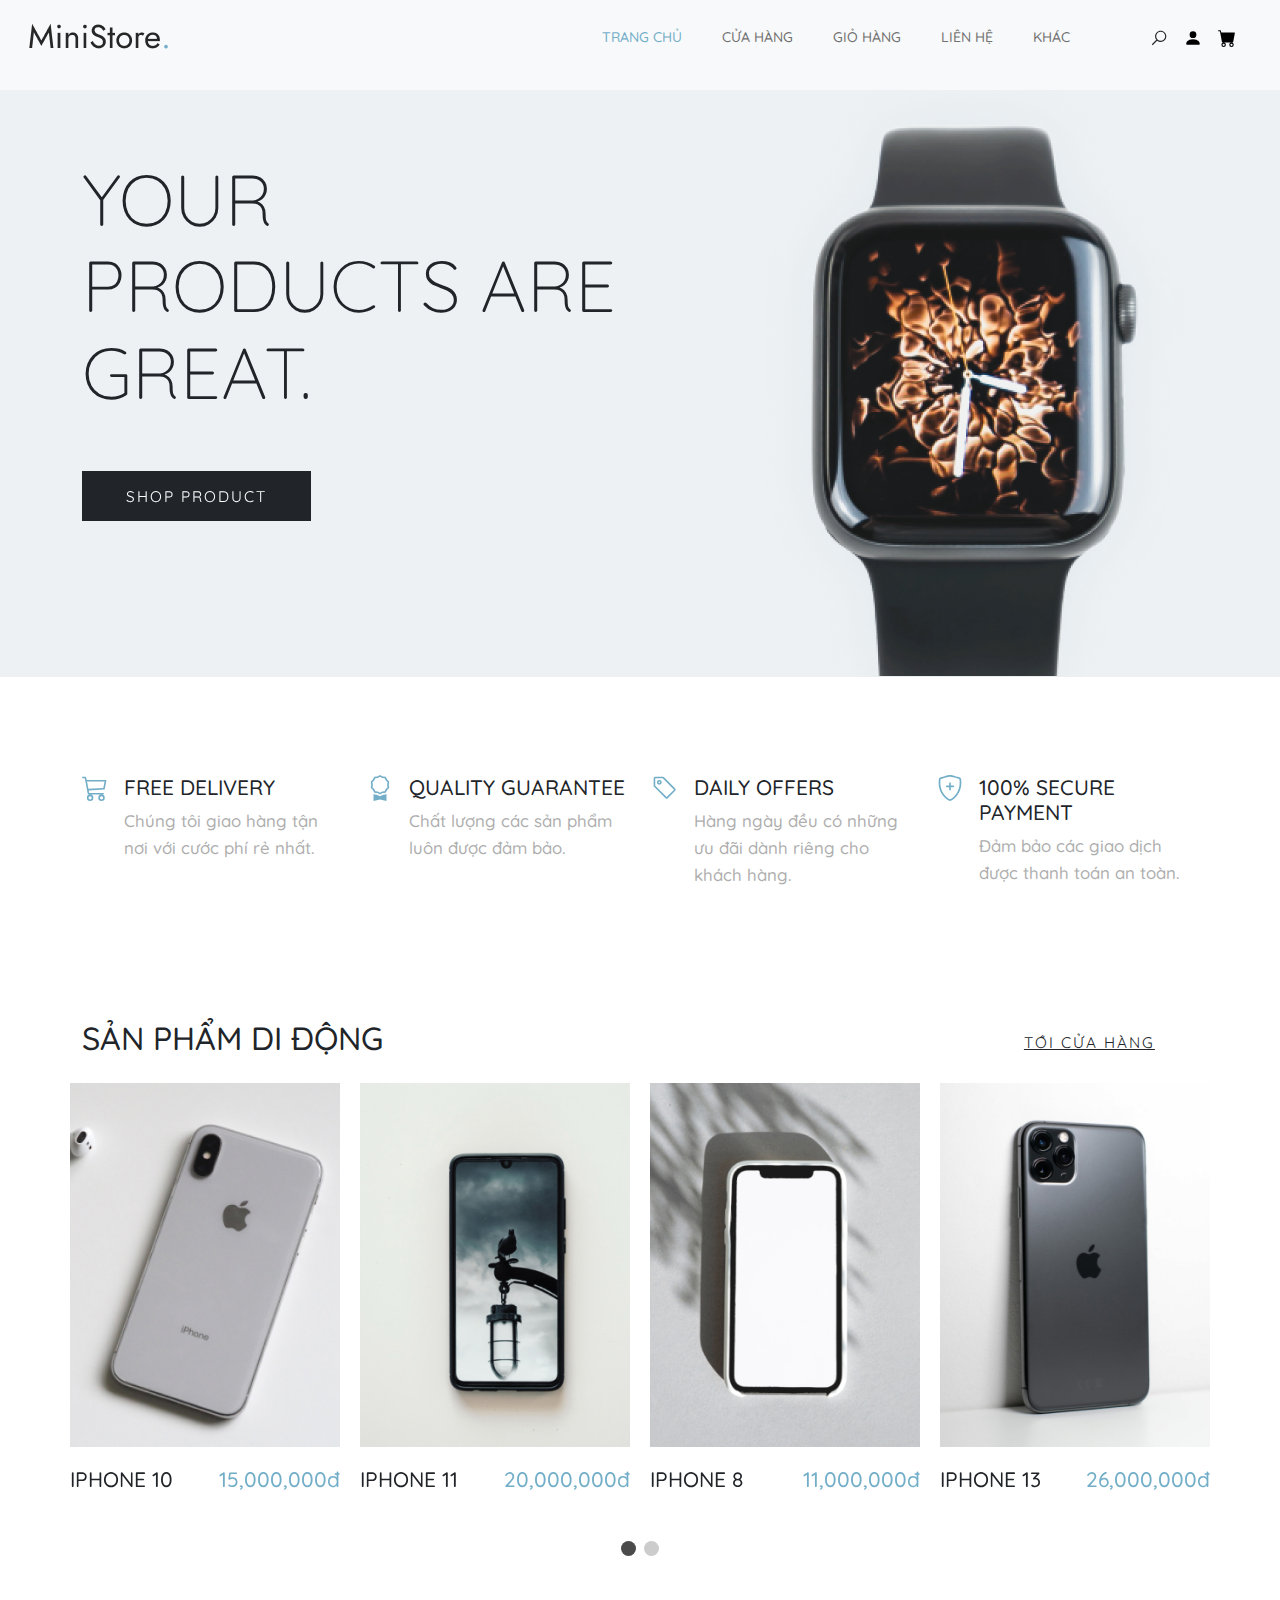
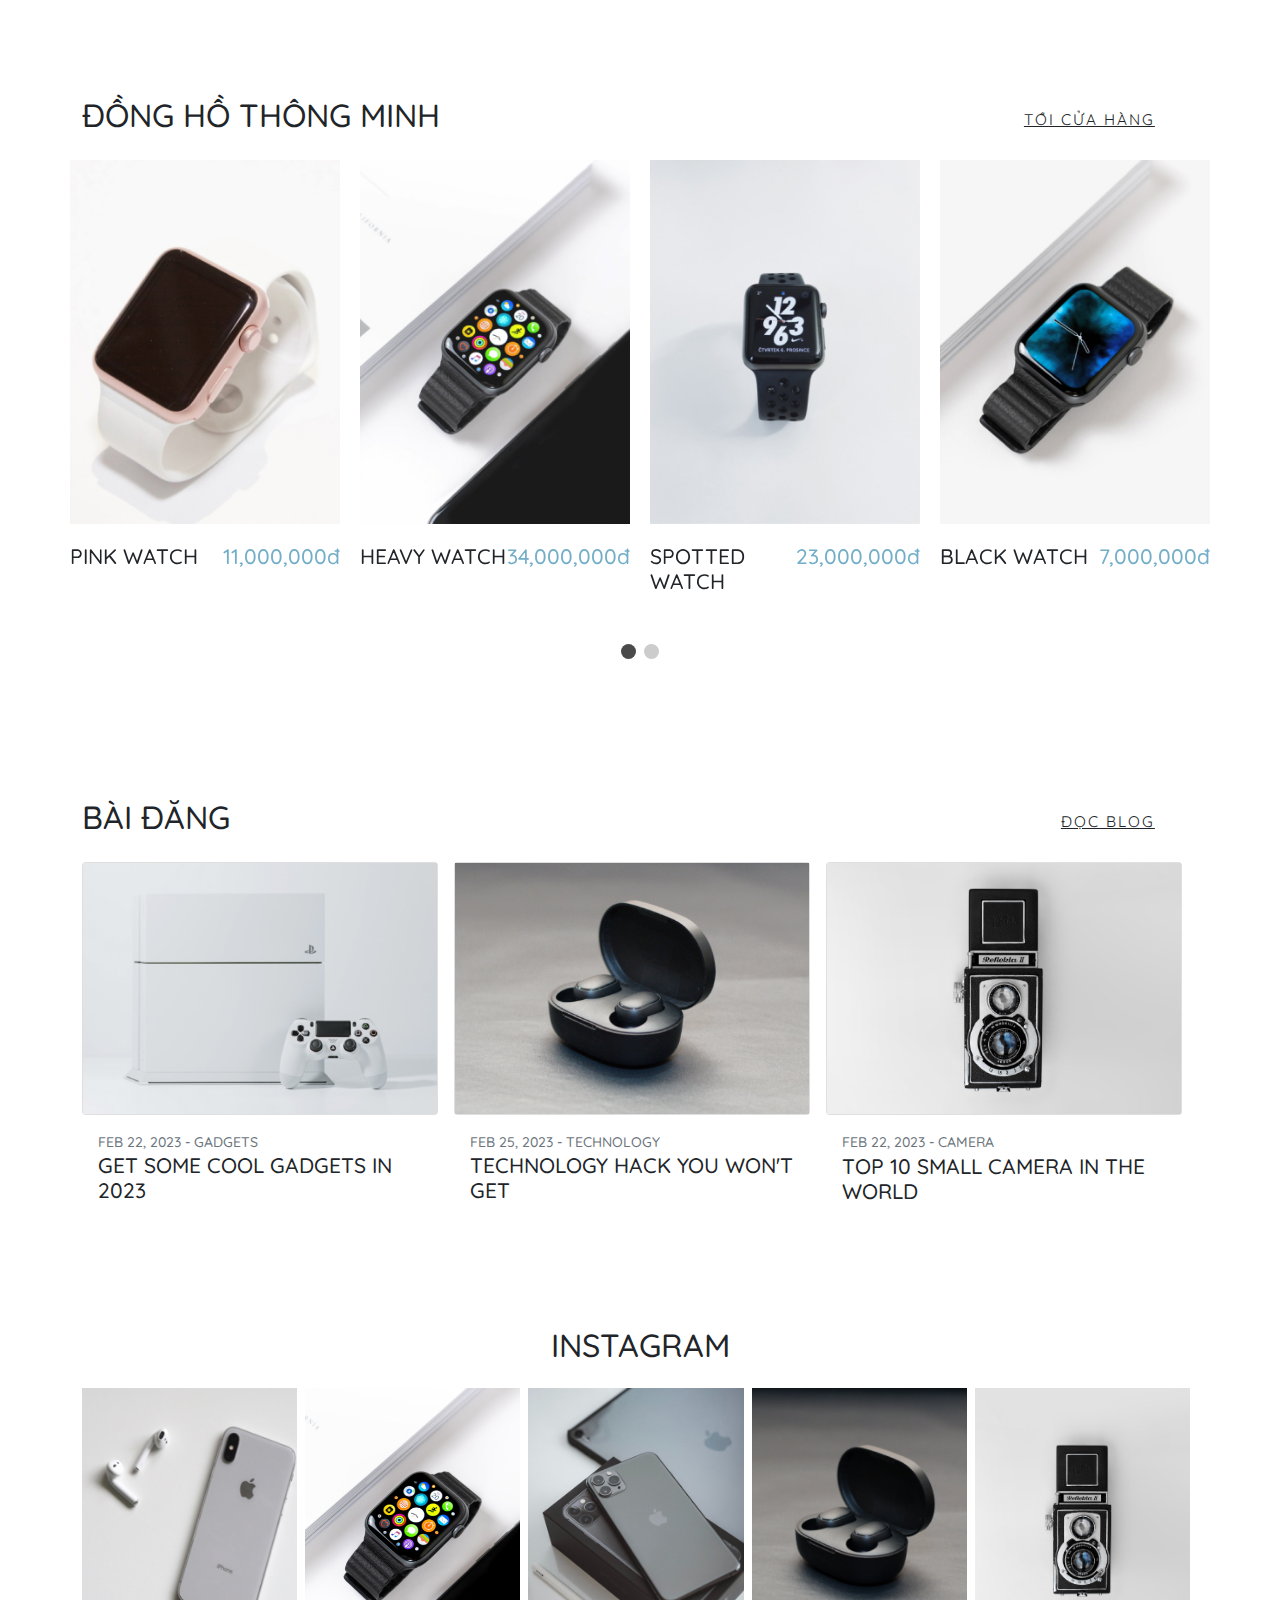
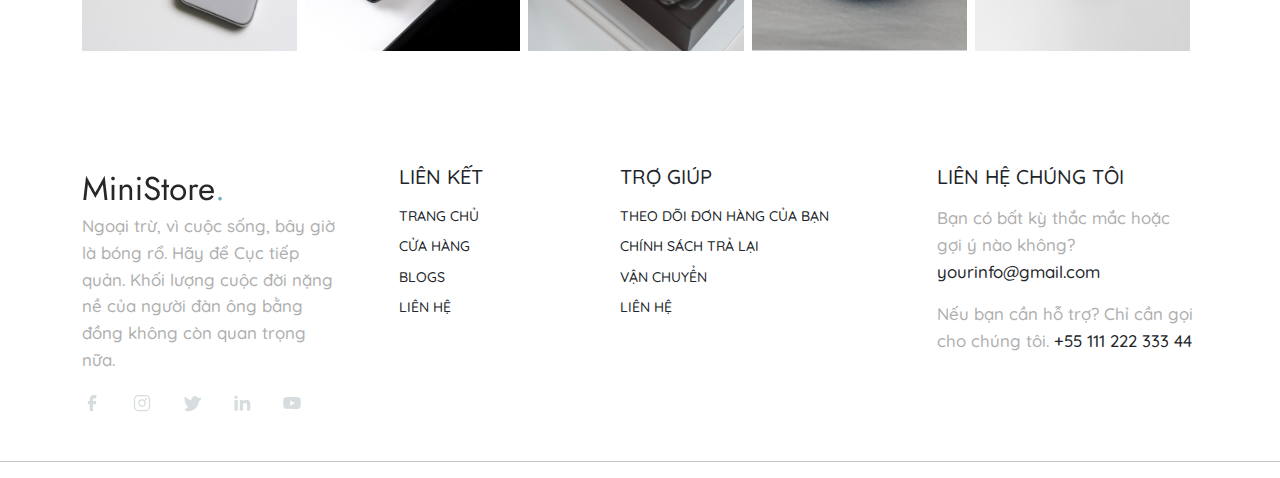
<file: index.html>
<!DOCTYPE html>
<html>
  <head>
    <title>Ministore</title>
    <meta charset="utf-8">
    <meta http-equiv="X-UA-Compatible" content="IE=edge">
    <meta name="viewport" content="width=device-width, initial-scale=1.0">
    <meta name="format-detection" content="telephone=no">
    <meta name="apple-mobile-web-app-capable" content="yes">
    <meta name="author" content="">
    <meta name="keywords" content="">
    <meta name="description" content="">

    <link rel="preconnect" href="https://fonts.googleapis.com">
    <link rel="preconnect" href="https://fonts.gstatic.com" crossorigin>
    <link href="https://fonts.googleapis.com/css2?family=Quicksand:wght@300..700&display=swap" rel="stylesheet">


    <link rel="stylesheet" type="text/css" href="css/bootstrap.min.css">
    <link rel="stylesheet" type="text/css" href="style.css">
    <link rel="stylesheet" href="https://cdn.jsdelivr.net/npm/swiper@9/swiper-bundle.min.css" />
    <link rel="preconnect" href="https://fonts.googleapis.com">
    <link rel="preconnect" href="https://fonts.gstatic.com" crossorigin>
    <link href="https://fonts.googleapis.com/css2?family=Jost:wght@300;400;500&family=Lato:wght@300;400;700&display=swap" rel="stylesheet">
    <!-- script
    ================================================== -->
    <script src="js/modernizr.js"></script>
  </head>
  <body data-bs-spy="scroll" data-bs-target="#navbar" data-bs-root-margin="0px 0px -40%" data-bs-smooth-scroll="true" tabindex="0">
    <svg xmlns="http://www.w3.org/2000/svg" style="display: none;">
      <symbol id="search" xmlns="http://www.w3.org/2000/svg" viewBox="0 0 32 32">
        <title>Search</title>
        <path fill="currentColor" d="M19 3C13.488 3 9 7.488 9 13c0 2.395.84 4.59 2.25 6.313L3.281 27.28l1.439 1.44l7.968-7.969A9.922 9.922 0 0 0 19 23c5.512 0 10-4.488 10-10S24.512 3 19 3zm0 2c4.43 0 8 3.57 8 8s-3.57 8-8 8s-8-3.57-8-8s3.57-8 8-8z" />
      </symbol>
      <symbol xmlns="http://www.w3.org/2000/svg" id="user" viewBox="0 0 16 16">
        <path d="M3 14s-1 0-1-1 1-4 6-4 6 3 6 4-1 1-1 1H3Zm5-6a3 3 0 1 0 0-6 3 3 0 0 0 0 6Z" />
      </symbol>
      <symbol xmlns="http://www.w3.org/2000/svg" id="cart" viewBox="0 0 16 16">
        <path d="M0 1.5A.5.5 0 0 1 .5 1H2a.5.5 0 0 1 .485.379L2.89 3H14.5a.5.5 0 0 1 .491.592l-1.5 8A.5.5 0 0 1 13 12H4a.5.5 0 0 1-.491-.408L2.01 3.607 1.61 2H.5a.5.5 0 0 1-.5-.5zM5 12a2 2 0 1 0 0 4 2 2 0 0 0 0-4zm7 0a2 2 0 1 0 0 4 2 2 0 0 0 0-4zm-7 1a1 1 0 1 1 0 2 1 1 0 0 1 0-2zm7 0a1 1 0 1 1 0 2 1 1 0 0 1 0-2z" />
      </symbol>
      <svg xmlns="http://www.w3.org/2000/svg" id="chevron-left" viewBox="0 0 16 16">
        <path fill-rule="evenodd" d="M11.354 1.646a.5.5 0 0 1 0 .708L5.707 8l5.647 5.646a.5.5 0 0 1-.708.708l-6-6a.5.5 0 0 1 0-.708l6-6a.5.5 0 0 1 .708 0z" />
      </svg>
      <symbol xmlns="http://www.w3.org/2000/svg" id="chevron-right" viewBox="0 0 16 16">
        <path fill-rule="evenodd" d="M4.646 1.646a.5.5 0 0 1 .708 0l6 6a.5.5 0 0 1 0 .708l-6 6a.5.5 0 0 1-.708-.708L10.293 8 4.646 2.354a.5.5 0 0 1 0-.708z" />
      </symbol>
      <symbol xmlns="http://www.w3.org/2000/svg" id="cart-outline" viewBox="0 0 16 16">
        <path d="M0 1.5A.5.5 0 0 1 .5 1H2a.5.5 0 0 1 .485.379L2.89 3H14.5a.5.5 0 0 1 .49.598l-1 5a.5.5 0 0 1-.465.401l-9.397.472L4.415 11H13a.5.5 0 0 1 0 1H4a.5.5 0 0 1-.491-.408L2.01 3.607 1.61 2H.5a.5.5 0 0 1-.5-.5zM3.102 4l.84 4.479 9.144-.459L13.89 4H3.102zM5 12a2 2 0 1 0 0 4 2 2 0 0 0 0-4zm7 0a2 2 0 1 0 0 4 2 2 0 0 0 0-4zm-7 1a1 1 0 1 1 0 2 1 1 0 0 1 0-2zm7 0a1 1 0 1 1 0 2 1 1 0 0 1 0-2z" />
      </symbol>
      <symbol xmlns="http://www.w3.org/2000/svg" id="quality" viewBox="0 0 16 16">
        <path d="M9.669.864 8 0 6.331.864l-1.858.282-.842 1.68-1.337 1.32L2.6 6l-.306 1.854 1.337 1.32.842 1.68 1.858.282L8 12l1.669-.864 1.858-.282.842-1.68 1.337-1.32L13.4 6l.306-1.854-1.337-1.32-.842-1.68L9.669.864zm1.196 1.193.684 1.365 1.086 1.072L12.387 6l.248 1.506-1.086 1.072-.684 1.365-1.51.229L8 10.874l-1.355-.702-1.51-.229-.684-1.365-1.086-1.072L3.614 6l-.25-1.506 1.087-1.072.684-1.365 1.51-.229L8 1.126l1.356.702 1.509.229z" />
        <path d="M4 11.794V16l4-1 4 1v-4.206l-2.018.306L8 13.126 6.018 12.1 4 11.794z" />
      </symbol>
      <symbol xmlns="http://www.w3.org/2000/svg" id="price-tag" viewBox="0 0 16 16">
        <path d="M6 4.5a1.5 1.5 0 1 1-3 0 1.5 1.5 0 0 1 3 0zm-1 0a.5.5 0 1 0-1 0 .5.5 0 0 0 1 0z" />
        <path d="M2 1h4.586a1 1 0 0 1 .707.293l7 7a1 1 0 0 1 0 1.414l-4.586 4.586a1 1 0 0 1-1.414 0l-7-7A1 1 0 0 1 1 6.586V2a1 1 0 0 1 1-1zm0 5.586 7 7L13.586 9l-7-7H2v4.586z" />
      </symbol>
      <symbol xmlns="http://www.w3.org/2000/svg" id="shield-plus" viewBox="0 0 16 16">
        <path d="M5.338 1.59a61.44 61.44 0 0 0-2.837.856.481.481 0 0 0-.328.39c-.554 4.157.726 7.19 2.253 9.188a10.725 10.725 0 0 0 2.287 2.233c.346.244.652.42.893.533.12.057.218.095.293.118a.55.55 0 0 0 .101.025.615.615 0 0 0 .1-.025c.076-.023.174-.061.294-.118.24-.113.547-.29.893-.533a10.726 10.726 0 0 0 2.287-2.233c1.527-1.997 2.807-5.031 2.253-9.188a.48.48 0 0 0-.328-.39c-.651-.213-1.75-.56-2.837-.855C9.552 1.29 8.531 1.067 8 1.067c-.53 0-1.552.223-2.662.524zM5.072.56C6.157.265 7.31 0 8 0s1.843.265 2.928.56c1.11.3 2.229.655 2.887.87a1.54 1.54 0 0 1 1.044 1.262c.596 4.477-.787 7.795-2.465 9.99a11.775 11.775 0 0 1-2.517 2.453 7.159 7.159 0 0 1-1.048.625c-.28.132-.581.24-.829.24s-.548-.108-.829-.24a7.158 7.158 0 0 1-1.048-.625 11.777 11.777 0 0 1-2.517-2.453C1.928 10.487.545 7.169 1.141 2.692A1.54 1.54 0 0 1 2.185 1.43 62.456 62.456 0 0 1 5.072.56z" />
        <path d="M8 4.5a.5.5 0 0 1 .5.5v1.5H10a.5.5 0 0 1 0 1H8.5V9a.5.5 0 0 1-1 0V7.5H6a.5.5 0 0 1 0-1h1.5V5a.5.5 0 0 1 .5-.5z" />
      </symbol>
      <symbol xmlns="http://www.w3.org/2000/svg" id="star-fill" viewBox="0 0 16 16">
        <path d="M3.612 15.443c-.386.198-.824-.149-.746-.592l.83-4.73L.173 6.765c-.329-.314-.158-.888.283-.95l4.898-.696L7.538.792c.197-.39.73-.39.927 0l2.184 4.327 4.898.696c.441.062.612.636.282.95l-3.522 3.356.83 4.73c.078.443-.36.79-.746.592L8 13.187l-4.389 2.256z" />
      </symbol>
      <symbol xmlns="http://www.w3.org/2000/svg" id="star-empty" viewBox="0 0 16 16">
        <path d="M2.866 14.85c-.078.444.36.791.746.593l4.39-2.256 4.389 2.256c.386.198.824-.149.746-.592l-.83-4.73 3.522-3.356c.33-.314.16-.888-.282-.95l-4.898-.696L8.465.792a.513.513 0 0 0-.927 0L5.354 5.12l-4.898.696c-.441.062-.612.636-.283.95l3.523 3.356-.83 4.73zm4.905-2.767-3.686 1.894.694-3.957a.565.565 0 0 0-.163-.505L1.71 6.745l4.052-.576a.525.525 0 0 0 .393-.288L8 2.223l1.847 3.658a.525.525 0 0 0 .393.288l4.052.575-2.906 2.77a.565.565 0 0 0-.163.506l.694 3.957-3.686-1.894a.503.503 0 0 0-.461 0z" />
      </symbol>
      <symbol xmlns="http://www.w3.org/2000/svg" id="star-half" viewBox="0 0 16 16">
        <path d="M5.354 5.119 7.538.792A.516.516 0 0 1 8 .5c.183 0 .366.097.465.292l2.184 4.327 4.898.696A.537.537 0 0 1 16 6.32a.548.548 0 0 1-.17.445l-3.523 3.356.83 4.73c.078.443-.36.79-.746.592L8 13.187l-4.389 2.256a.52.52 0 0 1-.146.05c-.342.06-.668-.254-.6-.642l.83-4.73L.173 6.765a.55.55 0 0 1-.172-.403.58.58 0 0 1 .085-.302.513.513 0 0 1 .37-.245l4.898-.696zM8 12.027a.5.5 0 0 1 .232.056l3.686 1.894-.694-3.957a.565.565 0 0 1 .162-.505l2.907-2.77-4.052-.576a.525.525 0 0 1-.393-.288L8.001 2.223 8 2.226v9.8z" />
      </symbol>
      <symbol xmlns="http://www.w3.org/2000/svg" id="quote" viewBox="0 0 24 24">
        <path fill="currentColor" d="m15 17l2-4h-4V6h7v7l-2 4h-3Zm-9 0l2-4H4V6h7v7l-2 4H6Z" />
      </symbol>
      <symbol xmlns="http://www.w3.org/2000/svg" id="facebook" viewBox="0 0 24 24">
        <path fill="currentColor" d="M9.198 21.5h4v-8.01h3.604l.396-3.98h-4V7.5a1 1 0 0 1 1-1h3v-4h-3a5 5 0 0 0-5 5v2.01h-2l-.396 3.98h2.396v8.01Z" />
      </symbol>
      <symbol xmlns="http://www.w3.org/2000/svg" id="youtube" viewBox="0 0 32 32">
        <path fill="currentColor" d="M29.41 9.26a3.5 3.5 0 0 0-2.47-2.47C24.76 6.2 16 6.2 16 6.2s-8.76 0-10.94.59a3.5 3.5 0 0 0-2.47 2.47A36.13 36.13 0 0 0 2 16a36.13 36.13 0 0 0 .59 6.74a3.5 3.5 0 0 0 2.47 2.47c2.18.59 10.94.59 10.94.59s8.76 0 10.94-.59a3.5 3.5 0 0 0 2.47-2.47A36.13 36.13 0 0 0 30 16a36.13 36.13 0 0 0-.59-6.74ZM13.2 20.2v-8.4l7.27 4.2Z" />
      </symbol>
      <symbol xmlns="http://www.w3.org/2000/svg" id="twitter" viewBox="0 0 256 256">
        <path fill="currentColor" d="m245.66 77.66l-29.9 29.9C209.72 177.58 150.67 232 80 232c-14.52 0-26.49-2.3-35.58-6.84c-7.33-3.67-10.33-7.6-11.08-8.72a8 8 0 0 1 3.85-11.93c.26-.1 24.24-9.31 39.47-26.84a110.93 110.93 0 0 1-21.88-24.2c-12.4-18.41-26.28-50.39-22-98.18a8 8 0 0 1 13.65-4.92c.35.35 33.28 33.1 73.54 43.72V88a47.87 47.87 0 0 1 14.36-34.3A46.87 46.87 0 0 1 168.1 40a48.66 48.66 0 0 1 41.47 24H240a8 8 0 0 1 5.66 13.66Z" />
      </symbol>
      <symbol xmlns="http://www.w3.org/2000/svg" id="instagram" viewBox="0 0 256 256">
        <path fill="currentColor" d="M128 80a48 48 0 1 0 48 48a48.05 48.05 0 0 0-48-48Zm0 80a32 32 0 1 1 32-32a32 32 0 0 1-32 32Zm48-136H80a56.06 56.06 0 0 0-56 56v96a56.06 56.06 0 0 0 56 56h96a56.06 56.06 0 0 0 56-56V80a56.06 56.06 0 0 0-56-56Zm40 152a40 40 0 0 1-40 40H80a40 40 0 0 1-40-40V80a40 40 0 0 1 40-40h96a40 40 0 0 1 40 40ZM192 76a12 12 0 1 1-12-12a12 12 0 0 1 12 12Z" />
      </symbol>
      <symbol xmlns="http://www.w3.org/2000/svg" id="linkedin" viewBox="0 0 24 24">
        <path fill="currentColor" d="M6.94 5a2 2 0 1 1-4-.002a2 2 0 0 1 4 .002zM7 8.48H3V21h4V8.48zm6.32 0H9.34V21h3.94v-6.57c0-3.66 4.77-4 4.77 0V21H22v-7.93c0-6.17-7.06-5.94-8.72-2.91l.04-1.68z" />
      </symbol>
      <symbol xmlns="http://www.w3.org/2000/svg" id="nav-icon" viewBox="0 0 16 16">
        <path d="M14 10.5a.5.5 0 0 0-.5-.5h-3a.5.5 0 0 0 0 1h3a.5.5 0 0 0 .5-.5zm0-3a.5.5 0 0 0-.5-.5h-7a.5.5 0 0 0 0 1h7a.5.5 0 0 0 .5-.5zm0-3a.5.5 0 0 0-.5-.5h-11a.5.5 0 0 0 0 1h11a.5.5 0 0 0 .5-.5z" />
      </symbol>
      <symbol xmlns="http://www.w3.org/2000/svg" id="close" viewBox="0 0 16 16">
        <path d="M2.146 2.854a.5.5 0 1 1 .708-.708L8 7.293l5.146-5.147a.5.5 0 0 1 .708.708L8.707 8l5.147 5.146a.5.5 0 0 1-.708.708L8 8.707l-5.146 5.147a.5.5 0 0 1-.708-.708L7.293 8 2.146 2.854Z" />
      </symbol>
      <symbol xmlns="http://www.w3.org/2000/svg" id="navbar-icon" viewBox="0 0 16 16">
        <path d="M14 10.5a.5.5 0 0 0-.5-.5h-3a.5.5 0 0 0 0 1h3a.5.5 0 0 0 .5-.5zm0-3a.5.5 0 0 0-.5-.5h-7a.5.5 0 0 0 0 1h7a.5.5 0 0 0 .5-.5zm0-3a.5.5 0 0 0-.5-.5h-11a.5.5 0 0 0 0 1h11a.5.5 0 0 0 .5-.5z" />
      </symbol>
    </svg>  
    <!-- Header -->
    <header id="header" class="site-header header-scrolled position-fixed text-black bg-light">
      <nav id="header-nav" class="navbar navbar-expand-lg px-3 mb-3">
        <div class="container-fluid">
          <a class="navbar-brand" href="index.html">
            <img src="images/main-logo.png" class="logo">
          </a>
          <button class="navbar-toggler d-flex d-lg-none order-3 p-2" type="button" data-bs-toggle="offcanvas" data-bs-target="#bdNavbar" aria-controls="bdNavbar" aria-expanded="false" aria-label="Toggle navigation">
            <svg class="navbar-icon">
              <use xlink:href="#navbar-icon"></use>
            </svg>
          </button>
          <div class="offcanvas offcanvas-end" tabindex="-1" id="bdNavbar" aria-labelledby="bdNavbarOffcanvasLabel">
            <div class="offcanvas-header px-4 pb-0">
              <a class="navbar-brand" href="index.html">
                <img src="images/main-logo.png" class="logo">
              </a>
              <button type="button" class="btn-close btn-close-black" data-bs-dismiss="offcanvas" aria-label="Close" data-bs-target="#bdNavbar"></button>
            </div>
            <div class="offcanvas-body">
              <ul id="navbar" class="navbar-nav text-uppercase justify-content-end align-items-center flex-grow-1 pe-3">
                <li class="nav-item">
                  <a class="nav-link me-4 active" href="#billboard">Trang chủ</a>
                </li>
                <li class="nav-item">
                  <a class="nav-link me-4" href="shop.html">Cửa hàng</a>
                </li>
                <li class="nav-item">
                  <a class="nav-link me-4" href="cart.html">Giỏ hàng</a>
                </li>
                <li class="nav-item">
                  <a class="nav-link me-4" href="contact.html">Liên hệ</a>
                </li>
                <li class="nav-item">
                  <a class="nav-link me-4" href="contact.html">Khác</a>
                </li>
                <li class="nav-item">
                  <div class="user-items ps-5">
                    <ul class="d-flex justify-content-end list-unstyled">
                      <li class="search-item pe-3">
                        <a href="#" class="search-button">
                          <svg class="search">
                            <use xlink:href="#search"></use>
                          </svg>
                        </a>
                      </li>
                      <li class="pe-3">
                        <a href="#">
                          <svg class="user">
                            <use xlink:href="#user"></use>
                          </svg>
                        </a>
                      </li>
                      <li>
                        <a href="cart.html">
                          <svg class="cart">
                            <use xlink:href="#cart"></use>
                          </svg>
                        </a>
                      </li>
                    </ul>
                  </div>
                </li>
              </ul>
            </div>
          </div>
        </div>
      </nav>
    </header>
    <!-- Banner -->
    <section id="billboard" class="position-relative overflow-hidden bg-light-blue">
      <div class="swiper main-swiper">
        <div class="swiper-wrapper">
          <div class="swiper-slide">
            <div class="container">
              <div class="row d-flex align-items-center">
                <div class="col-md-6">
                  <div class="banner-content">
                    <h1 class="display-2 text-uppercase text-dark pb-5">Your Products Are Great.</h1>
                    <a href="shop.html" class="btn btn-medium btn-dark text-uppercase btn-rounded-none">Shop Product</a>
                  </div>
                </div>
                <div class="col-md-5">
                  <div class="image-holder">
                    <img src="images/banner-image.png" alt="banner">
                  </div>
                </div>
              </div>
            </div>
          </div>
          <div class="swiper-slide">
            <div class="container">
              <div class="row d-flex flex-wrap align-items-center">
                <div class="col-md-6">
                  <div class="banner-content">
                    <h1 class="display-2 text-uppercase text-dark pb-5">Technology Hack You Won't Get</h1>
                    <a href="shop.html" class="btn btn-medium btn-dark text-uppercase btn-rounded-none">Shop Product</a>
                  </div>
                </div>
                <div class="col-md-5">
                  <div class="image-holder">
                    <img src="images/banner-image.png" alt="banner">
                  </div>
                </div>
              </div>
            </div>
          </div>
        </div>
      </div>
    </section>
    <!-- Landing pages -->
    <section id="company-services" class="padding-large">
      <div class="container">
        <div class="row">
          <div class="col-lg-3 col-md-6 pb-3">
            <div class="icon-box d-flex">
              <div class="icon-box-icon pe-3 pb-3">
                <svg class="cart-outline">
                  <use xlink:href="#cart-outline" />
                </svg>
              </div>
              <div class="icon-box-content">
                <h3 class="card-title text-uppercase text-dark">FREE DELIVERY</h3>
                <p>Chúng tôi giao hàng tận nơi với cước phí rẻ nhất.</p>
              </div>
            </div>
          </div>
          <div class="col-lg-3 col-md-6 pb-3">
            <div class="icon-box d-flex">
              <div class="icon-box-icon pe-3 pb-3">
                <svg class="quality">
                  <use xlink:href="#quality" />
                </svg>
              </div>
              <div class="icon-box-content">
                <h3 class="card-title text-uppercase text-dark">QUALITY GUARANTEE</h3>
                <p>Chất lượng các sản phẩm luôn được đảm bảo.</p>
              </div>
            </div>
          </div>
          <div class="col-lg-3 col-md-6 pb-3">
            <div class="icon-box d-flex">
              <div class="icon-box-icon pe-3 pb-3">
                <svg class="price-tag">
                  <use xlink:href="#price-tag" />
                </svg>
              </div>
              <div class="icon-box-content">
                <h3 class="card-title text-uppercase text-dark">DAILY OFFERS</h3>
                <p>Hàng ngày đều có những ưu đãi dành riêng cho khách hàng.</p>
              </div>
            </div>
          </div>
          <div class="col-lg-3 col-md-6 pb-3">
            <div class="icon-box d-flex">
              <div class="icon-box-icon pe-3 pb-3">
                <svg class="shield-plus">
                  <use xlink:href="#shield-plus" />
                </svg>
              </div>
              <div class="icon-box-content">
                <h3 class="card-title text-uppercase text-dark">100% SECURE PAYMENT</h3>
                <p>Đảm bảo các giao dịch được thanh toán an toàn.</p>
              </div>
            </div>
          </div>
        </div>
      </div>
    </section>
    <!-- Mobile product -->
    <section id="mobile-products" class="product-store position-relative padding-large no-padding-top">
      <div class="container">
        <div class="row">
          <div class="display-header d-flex justify-content-between pb-3">
            <h2 class="display-7 text-dark text-uppercase">Sản phẩm di động</h2>
            <div class="btn-right">
              <a href="shop.html" class="btn btn-medium btn-normal text-uppercase">Tới cửa hàng</a>
            </div>
          </div>
          <div class="swiper product-swiper">
            <div class="swiper-wrapper">
              <div class="swiper-slide">
                <div class="product-card position-relative">
                  <div class="image-holder">
                    <img src="images/product-item1.jpg" alt="product-item" class="img-fluid">
                  </div>
                  <div class="cart-concern position-absolute">
                    <div class="cart-button d-flex">
                      <a href="#" class="btn btn-medium btn-black">Giỏ hàng<svg class="cart-outline"><use xlink:href="#cart-outline"></use></svg></a>
                    </div>
                  </div>
                  <div class="card-detail d-flex justify-content-between align-items-baseline pt-3">
                    <h3 class="card-title text-uppercase">
                      <a href="#">Iphone 10</a>
                    </h3>
                    <span class="item-price text-primary">15,000,000đ</span>
                  </div>
                </div>
              </div>
              <div class="swiper-slide">
                <div class="product-card position-relative">
                  <div class="image-holder">
                    <img src="images/product-item2.jpg" alt="product-item" class="img-fluid">
                  </div>
                  <div class="cart-concern position-absolute">
                    <div class="cart-button d-flex">
                      <a href="#" class="btn btn-medium btn-black">Giỏ hàng<svg class="cart-outline"><use xlink:href="#cart-outline"></use></svg></a>
                    </div>
                  </div>
                  <div class="card-detail d-flex justify-content-between align-items-baseline pt-3">
                    <h3 class="card-title text-uppercase">
                      <a href="#">Iphone 11</a>
                    </h3>
                    <span class="item-price text-primary">20,000,000đ</span>
                  </div>
                </div>
              </div>
              <div class="swiper-slide">
                <div class="product-card position-relative">
                  <div class="image-holder">
                    <img src="images/product-item3.jpg" alt="product-item" class="img-fluid">
                  </div>
                  <div class="cart-concern position-absolute">
                    <div class="cart-button d-flex">
                      <a href="#" class="btn btn-medium btn-black">Giỏ hàng<svg class="cart-outline"><use xlink:href="#cart-outline"></use></svg></a>
                    </div>
                  </div>
                  <div class="card-detail d-flex justify-content-between align-items-baseline pt-3">
                    <h3 class="card-title text-uppercase">
                      <a href="#">Iphone 8</a>
                    </h3>
                    <span class="item-price text-primary">11,000,000đ</span>
                  </div>
                </div>
              </div>
              <div class="swiper-slide">
                <div class="product-card position-relative">
                  <div class="image-holder">
                    <img src="images/product-item4.jpg" alt="product-item" class="img-fluid">
                  </div>
                  <div class="cart-concern position-absolute">
                    <div class="cart-button d-flex">
                      <a href="#" class="btn btn-medium btn-black">Giỏ hàng<svg class="cart-outline"><use xlink:href="#cart-outline"></use></svg></a>
                    </div>
                  </div>
                  <div class="card-detail d-flex justify-content-between align-items-baseline pt-3">
                    <h3 class="card-title text-uppercase">
                      <a href="#">Iphone 13</a>
                    </h3>
                    <span class="item-price text-primary">26,000,000đ</span>
                  </div>
                </div>
              </div>
              <div class="swiper-slide">
                <div class="product-card position-relative">
                  <div class="image-holder">
                    <img src="images/product-item5.jpg" alt="product-item" class="img-fluid">
                  </div>
                  <div class="cart-concern position-absolute">
                    <div class="cart-button d-flex">
                      <a href="#" class="btn btn-medium btn-black">Giỏ hàng<svg class="cart-outline"><use xlink:href="#cart-outline"></use></svg></a>
                    </div>
                  </div>
                  <div class="card-detail d-flex justify-content-between align-items-baseline pt-3">
                    <h3 class="card-title text-uppercase">
                      <a href="#">Iphone 12</a>
                    </h3>
                    <span class="item-price text-primary">20,000,000đ</span>
                  </div>
                </div>
              </div>
            </div>
          </div>
        </div>
      </div>
      <div class="swiper-pagination position-absolute text-center"></div>
    </section>
    <!-- Đồng hồ -->
    <section id="smart-watches" class="product-store padding-large position-relative">
      <div class="container">
        <div class="row">
          <div class="display-header d-flex justify-content-between pb-3">
            <h2 class="display-7 text-dark text-uppercase">Đồng hồ thông minh</h2>
            <div class="btn-right">
              <a href="shop.html" class="btn btn-medium btn-normal text-uppercase">Tới cửa hàng</a>
            </div>
          </div>
          <div class="swiper product-watch-swiper">
            <div class="swiper-wrapper">
              <div class="swiper-slide">
                <div class="product-card position-relative">
                  <div class="image-holder">
                    <img src="images/product-item6.jpg" alt="product-item" class="img-fluid">
                  </div>
                  <div class="cart-concern position-absolute">
                    <div class="cart-button d-flex">
                      <a href="#" class="btn btn-medium btn-black">Giỏ hàng<svg class="cart-outline"><use xlink:href="#cart-outline"></use></svg></a>
                    </div>
                  </div>
                  <div class="card-detail d-flex justify-content-between align-items-baseline pt-3">
                    <h3 class="card-title text-uppercase">
                      <a href="#">Pink watch</a>
                    </h3>
                    <span class="item-price text-primary">11,000,000đ</span>
                  </div>
                </div>
              </div>
              <div class="swiper-slide">
                <div class="product-card position-relative">
                  <div class="image-holder">
                    <img src="images/product-item7.jpg" alt="product-item" class="img-fluid">
                  </div>
                  <div class="cart-concern position-absolute">
                    <div class="cart-button d-flex">
                      <a href="#" class="btn btn-medium btn-black">Giỏ hàng<svg class="cart-outline"><use xlink:href="#cart-outline"></use></svg></a>
                    </div>
                  </div>
                  <div class="card-detail d-flex justify-content-between align-items-baseline pt-3">
                    <h3 class="card-title text-uppercase">
                      <a href="#">Heavy watch</a>
                    </h3>
                    <span class="item-price text-primary">34,000,000đ</span>
                  </div>
                </div>
              </div>
              <div class="swiper-slide">
                <div class="product-card position-relative">
                  <div class="image-holder">
                    <img src="images/product-item8.jpg" alt="product-item" class="img-fluid">
                  </div>
                  <div class="cart-concern position-absolute">
                    <div class="cart-button d-flex">
                      <a href="#" class="btn btn-medium btn-black">Giỏ hàng<svg class="cart-outline"><use xlink:href="#cart-outline"></use></svg></a>
                    </div>
                  </div>
                  <div class="card-detail d-flex justify-content-between align-items-baseline pt-3">
                    <h3 class="card-title text-uppercase">
                      <a href="#">spotted watch</a>
                    </h3>
                    <span class="item-price text-primary">23,000,000đ</span>
                  </div>
                </div>
              </div>
              <div class="swiper-slide">
                <div class="product-card position-relative">
                  <div class="image-holder">
                    <img src="images/product-item9.jpg" alt="product-item" class="img-fluid">
                  </div>
                  <div class="cart-concern position-absolute">
                    <div class="cart-button d-flex">
                      <a href="#" class="btn btn-medium btn-black">Giỏ hàng<svg class="cart-outline"><use xlink:href="#cart-outline"></use></svg></a>
                    </div>
                  </div>
                  <div class="card-detail d-flex justify-content-between align-items-baseline pt-3">
                    <h3 class="card-title text-uppercase">
                      <a href="#">black watch</a>
                    </h3>
                    <span class="item-price text-primary">7,000,000đ</span>
                  </div>
                </div>
              </div>
              <div class="swiper-slide">
                <div class="product-card position-relative">
                  <div class="image-holder">
                    <img src="images/product-item10.jpg" alt="product-item" class="img-fluid">
                  </div>
                  <div class="cart-concern position-absolute">
                    <div class="cart-button d-flex">
                      <a href="#" class="btn btn-medium btn-black">Giỏ hàng<svg class="cart-outline"><use xlink:href="#cart-outline"></use></svg></a>
                    </div>
                  </div>
                  <div class="card-detail d-flex justify-content-between pt-3">
                    <h3 class="card-title text-uppercase">
                      <a href="#">black watch</a>
                    </h3>
                    <span class="item-price text-primary">19,000,000đ</span>
                  </div>
                </div>
              </div>
            </div>
          </div>
        </div>
      </div>
      <div class="swiper-pagination position-absolute text-center"></div>
    </section>
    <!-- Last blog -->
    <section id="latest-blog" class="padding-large">
      <div class="container">
        <div class="row">
          <div class="display-header d-flex justify-content-between pb-3">
            <h2 class="display-7 text-dark text-uppercase">Bài đăng</h2>
            <div class="btn-right">
              <a href="blog.html" class="btn btn-medium btn-normal text-uppercase">Đọc blog</a>
            </div>
          </div>
          <div class="post-grid d-flex flex-wrap justify-content-between">
            <div class="col-lg-4 col-sm-12">
              <div class="card border-none me-3">
                <div class="card-image">
                  <img src="images/post-item1.jpg" alt="" class="img-fluid">
                </div>
              </div>
              <div class="card-body text-uppercase">
                <div class="card-meta text-muted">
                  <span class="meta-date">feb 22, 2023</span>
                  <span class="meta-category">- Gadgets</span>
                </div>
                <h3 class="card-title">
                  <a href="#">Get some cool gadgets in 2023</a>
                </h3>
              </div>
            </div>
            <div class="col-lg-4 col-sm-12">
              <div class="card border-none me-3">
                <div class="card-image">
                  <img src="images/post-item2.jpg" alt="" class="img-fluid">
                </div>
              </div>
              <div class="card-body text-uppercase">
                <div class="card-meta text-muted">
                  <span class="meta-date">feb 25, 2023</span>
                  <span class="meta-category">- Technology</span>
                </div>
                <h3 class="card-title">
                  <a href="#">Technology Hack You Won't Get</a>
                </h3>
              </div>
            </div>
            <div class="col-lg-4 col-sm-12">
              <div class="card border-none me-3">
                <div class="card-image">
                  <img src="images/post-item3.jpg" alt="" class="img-fluid">
                </div>
              </div>
              <div class="card-body text-uppercase">
                <div class="card-meta text-muted">
                  <span class="meta-date">feb 22, 2023</span>
                  <span class="meta-category">- Camera</span>
                </div>
                <h3 class="card-title">
                  <a href="#">Top 10 Small Camera In The World</a>
                </h3>
              </div>
            </div>
          </div>
        </div>
      </div>
    </section>
    <!-- Instagram -->
    <section id="instagram" class="padding-large overflow-hidden no-padding-top">
      <div class="container">
        <div class="row">
          <div class="display-header text-uppercase text-dark text-center pb-3">
            <h2 class="display-7">Instagram</h2>
          </div>
          <div class="d-flex flex-wrap">
            <figure class="instagram-item pe-2">
              <a href="https://templatesjungle.com/" class="image-link position-relative">
                <img src="images/insta-item1.jpg" alt="instagram" class="insta-image">
                <div class="icon-overlay position-absolute d-flex justify-content-center">
                  <svg class="instagram">
                    <use xlink:href="#instagram"></use>
                  </svg>
                </div>
              </a>
            </figure>
            <figure class="instagram-item pe-2">
              <a href="https://templatesjungle.com/" class="image-link position-relative">
                <img src="images/insta-item2.jpg" alt="instagram" class="insta-image">
                <div class="icon-overlay position-absolute d-flex justify-content-center">
                  <svg class="instagram">
                    <use xlink:href="#instagram"></use>
                  </svg>
                </div>
              </a>
            </figure>
            <figure class="instagram-item pe-2">
              <a href="https://templatesjungle.com/" class="image-link position-relative">
                <img src="images/insta-item3.jpg" alt="instagram" class="insta-image">
                <div class="icon-overlay position-absolute d-flex justify-content-center">
                  <svg class="instagram">
                    <use xlink:href="#instagram"></use>
                  </svg>
                </div>
              </a>
            </figure>
            <figure class="instagram-item pe-2">
              <a href="https://templatesjungle.com/" class="image-link position-relative">
                <img src="images/insta-item4.jpg" alt="instagram" class="insta-image">
                <div class="icon-overlay position-absolute d-flex justify-content-center">
                  <svg class="instagram">
                    <use xlink:href="#instagram"></use>
                  </svg>
                </div>
              </a>
            </figure>
            <figure class="instagram-item pe-2">
              <a href="https://templatesjungle.com/" class="image-link position-relative">
                <img src="images/insta-item5.jpg" alt="instagram" class="insta-image">
                <div class="icon-overlay position-absolute d-flex justify-content-center">
                  <svg class="instagram">
                    <use xlink:href="#instagram"></use>
                  </svg>
                </div>
              </a>
            </figure>
          </div>
        </div>
      </div>
    </section>
    <!-- Footer -->
    <footer id="footer" class="overflow-hidden">
      <div class="container">
        <div class="row">
          <div class="footer-top-area">
            <div class="row d-flex flex-wrap justify-content-between">
              <div class="col-lg-3 col-sm-6 pb-3">
                <div class="footer-menu">
                  <img src="images/main-logo.png" alt="logo">
                  <p>Ngoại trừ, vì cuộc sống, bây giờ là bóng rổ. Hãy để Cục tiếp quản. Khối lượng cuộc đời nặng nề của người đàn ông bằng đồng không còn quan trọng nữa.</p>
                  <div class="social-links">
                    <ul class="d-flex list-unstyled">
                      <li>
                        <a href="#">
                          <svg class="facebook">
                            <use xlink:href="#facebook" />
                          </svg>
                        </a>
                      </li>
                      <li>
                        <a href="#">
                          <svg class="instagram">
                            <use xlink:href="#instagram" />
                          </svg>
                        </a>
                      </li>
                      <li>
                        <a href="#">
                          <svg class="twitter">
                            <use xlink:href="#twitter" />
                          </svg>
                        </a>
                      </li>
                      <li>
                        <a href="#">
                          <svg class="linkedin">
                            <use xlink:href="#linkedin" />
                          </svg>
                        </a>
                      </li>
                      <li>
                        <a href="#">
                          <svg class="youtube">
                            <use xlink:href="#youtube" />
                          </svg>
                        </a>
                      </li>
                    </ul>
                  </div>
                </div>
              </div>
              <div class="col-lg-2 col-sm-6 pb-3">
                <div class="footer-menu text-uppercase">
                  <h5 class="widget-title pb-2">Liên kết</h5>
                  <ul class="menu-list list-unstyled text-uppercase">
                    <li class="menu-item pb-2">
                      <a href="index.html">Trang chủ</a>
                    </li>
                    <li class="menu-item pb-2">
                      <a href="shop.html">Cửa hàng</a>
                    </li>
                    <li class="menu-item pb-2">
                      <a href="#">Blogs</a>
                    </li>
                    <li class="menu-item pb-2">
                      <a href="contact.html">Liên hệ</a>
                    </li>
                  </ul>
                </div>
              </div>
              <div class="col-lg-3 col-sm-6 pb-3">
                <div class="footer-menu text-uppercase">
                  <h5 class="widget-title pb-2">Trợ giúp</h5>
                  <ul class="menu-list list-unstyled">
                    <li class="menu-item pb-2">
                      <a href="#">THEO DÕI ĐƠN HÀNG CỦA BẠN</a>
                    </li>
                    <li class="menu-item pb-2">
                      <a href="#">CHÍNH SÁCH TRẢ LẠI</a>
                    </li>
                    <li class="menu-item pb-2">
                      <a href="#">Vận chuyển</a>
                    </li>
                    <li class="menu-item pb-2">
                      <a href="#">Liên hệ</a>
                    </li>
                  </ul>
                </div>
              </div>
              <div class="col-lg-3 col-sm-6 pb-3">
                <div class="footer-menu contact-item">
                  <h5 class="widget-title text-uppercase pb-2">Liên hệ chúng tôi</h5>
                  <p>Bạn có bất kỳ thắc mắc hoặc gợi ý nào không? <a href="mailto:">yourinfo@gmail.com</a>
                  </p>
                  <p>Nếu bạn cần hỗ trợ? Chỉ cần gọi cho chúng tôi. <a href="">+55 111 222 333 44</a>
                  </p>
                </div>
              </div>
            </div>
          </div>
        </div>
      </div>
      <hr>
    </footer>

    
    <script src="js/jquery-1.11.0.min.js"></script>
    <script src="https://cdn.jsdelivr.net/npm/swiper/swiper-bundle.min.js"></script>
    <script type="text/javascript" src="js/bootstrap.bundle.min.js"></script>
    <script type="text/javascript" src="js/plugins.js"></script>
    <script type="text/javascript" src="js/script.js"></script>
  </body>
</html>
</file>
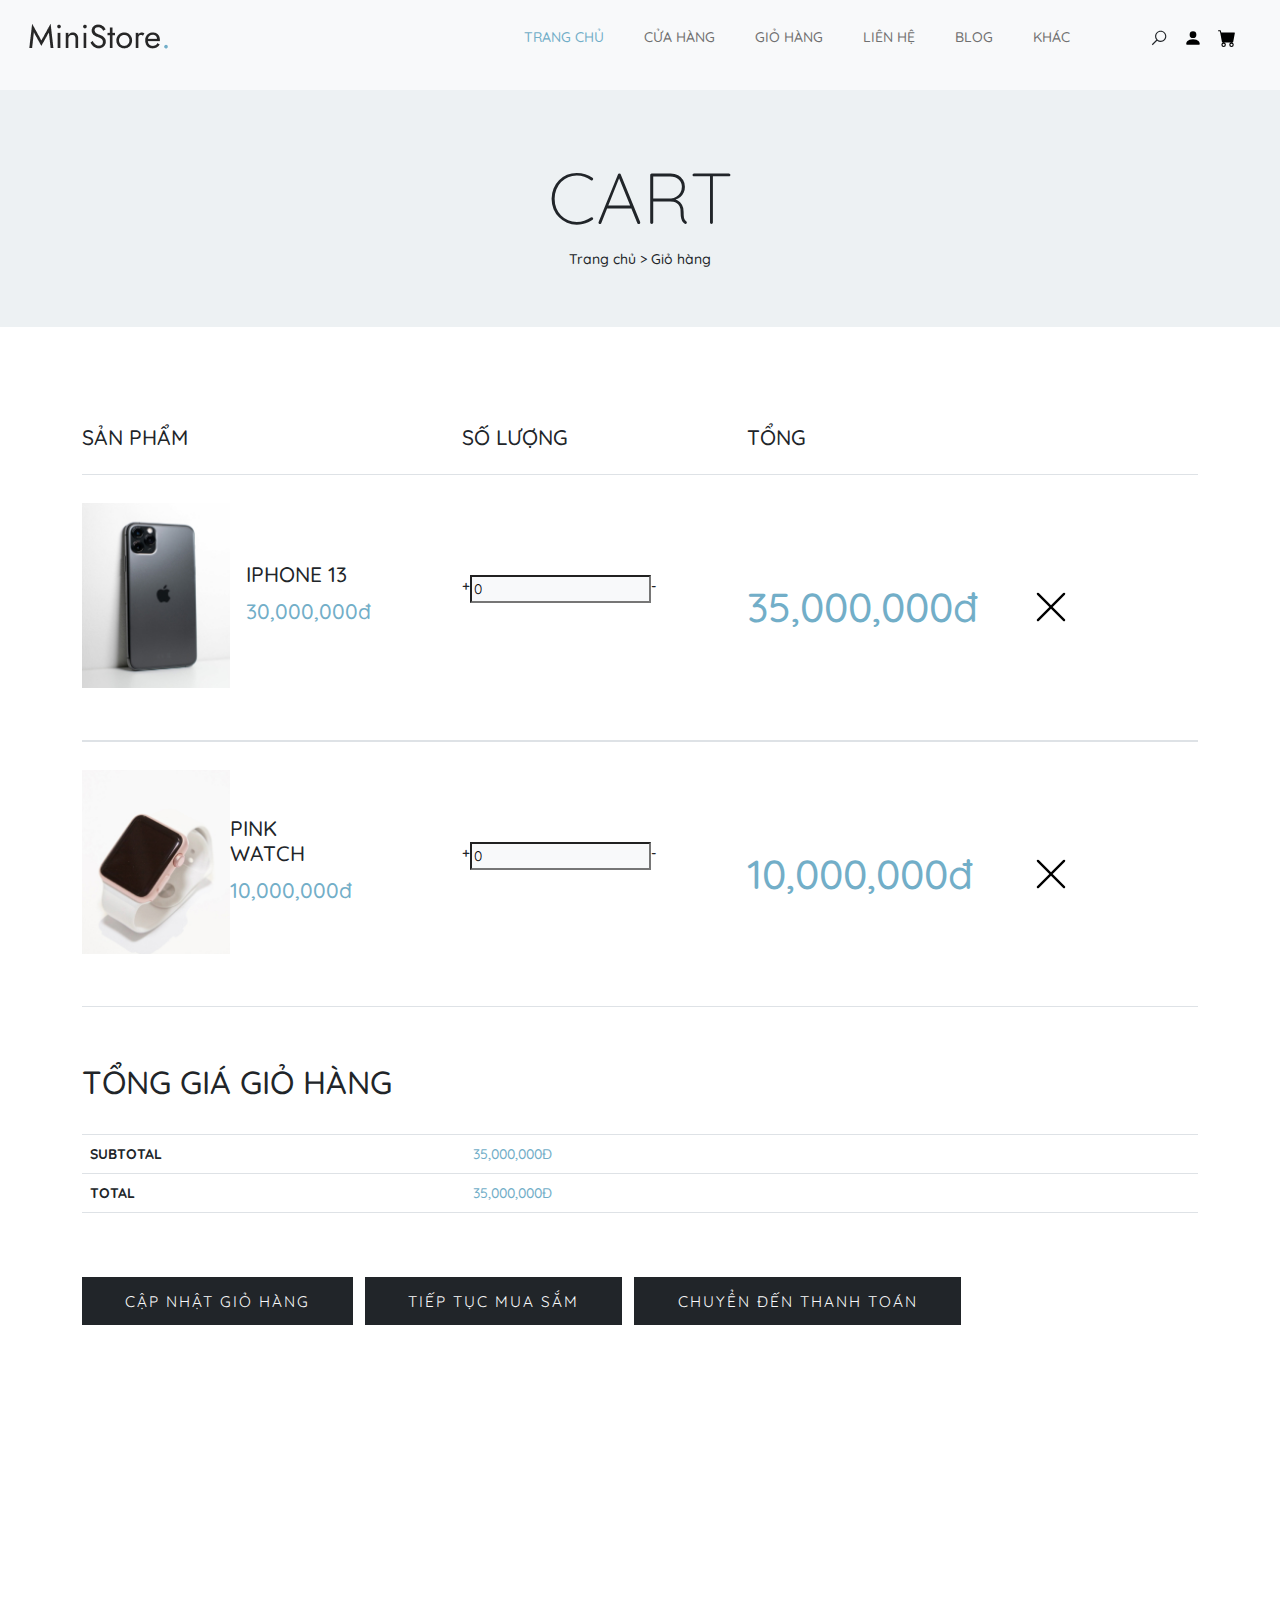
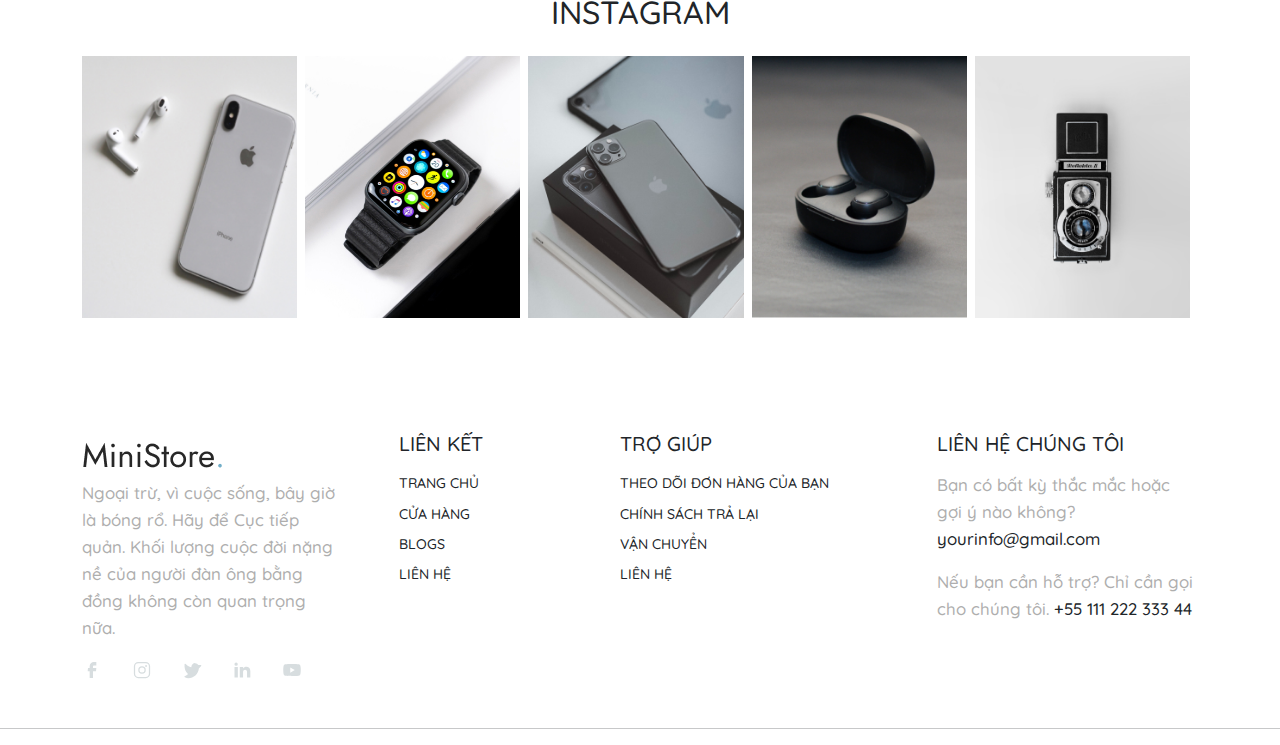
<file: cart.html>
<!DOCTYPE html>
<html>
  <head>
    <title>Ministore</title>
    <meta charset="utf-8">
    <meta http-equiv="X-UA-Compatible" content="IE=edge">
    <meta name="viewport" content="width=device-width, initial-scale=1.0">
    <meta name="format-detection" content="telephone=no">
    <meta name="apple-mobile-web-app-capable" content="yes">
    <meta name="author" content="">
    <meta name="keywords" content="">
    <meta name="description" content="">

    <link rel="preconnect" href="https://fonts.googleapis.com">
    <link rel="preconnect" href="https://fonts.gstatic.com" crossorigin>
    <link href="https://fonts.googleapis.com/css2?family=Quicksand:wght@300..700&display=swap" rel="stylesheet">

    <link rel="stylesheet" type="text/css" href="css/bootstrap.min.css">
    <link rel="stylesheet" type="text/css" href="style.css">
    <link rel="stylesheet" href="https://cdn.jsdelivr.net/npm/swiper@9/swiper-bundle.min.css" />
    <link rel="preconnect" href="https://fonts.googleapis.com">
    <link rel="preconnect" href="https://fonts.gstatic.com" crossorigin>
    <link href="https://fonts.googleapis.com/css2?family=Jost:wght@300;400;500&family=Lato:wght@300;400;700&display=swap" rel="stylesheet">
    <!-- script
    ================================================== -->
    <script src="js/modernizr.js"></script>
  </head>
  <body>
    <svg xmlns="http://www.w3.org/2000/svg" style="display: none;">
      <symbol id="search" xmlns="http://www.w3.org/2000/svg" viewBox="0 0 32 32">
        <path fill="currentColor" d="M19 3C13.488 3 9 7.488 9 13c0 2.395.84 4.59 2.25 6.313L3.281 27.28l1.439 1.44l7.968-7.969A9.922 9.922 0 0 0 19 23c5.512 0 10-4.488 10-10S24.512 3 19 3zm0 2c4.43 0 8 3.57 8 8s-3.57 8-8 8s-8-3.57-8-8s3.57-8 8-8z" />
      </symbol>
      <symbol xmlns="http://www.w3.org/2000/svg" id="user" viewBox="0 0 16 16">
        <path d="M3 14s-1 0-1-1 1-4 6-4 6 3 6 4-1 1-1 1H3Zm5-6a3 3 0 1 0 0-6 3 3 0 0 0 0 6Z" />
      </symbol>
      <symbol xmlns="http://www.w3.org/2000/svg" id="cart" viewBox="0 0 16 16">
        <path d="M0 1.5A.5.5 0 0 1 .5 1H2a.5.5 0 0 1 .485.379L2.89 3H14.5a.5.5 0 0 1 .491.592l-1.5 8A.5.5 0 0 1 13 12H4a.5.5 0 0 1-.491-.408L2.01 3.607 1.61 2H.5a.5.5 0 0 1-.5-.5zM5 12a2 2 0 1 0 0 4 2 2 0 0 0 0-4zm7 0a2 2 0 1 0 0 4 2 2 0 0 0 0-4zm-7 1a1 1 0 1 1 0 2 1 1 0 0 1 0-2zm7 0a1 1 0 1 1 0 2 1 1 0 0 1 0-2z" />
      </symbol>
      <symbol xmlns="http://www.w3.org/2000/svg" id="chevron-right" viewBox="0 0 16 16">
        <path fill-rule="evenodd" d="M4.646 1.646a.5.5 0 0 1 .708 0l6 6a.5.5 0 0 1 0 .708l-6 6a.5.5 0 0 1-.708-.708L10.293 8 4.646 2.354a.5.5 0 0 1 0-.708z" />
      </symbol>
      <symbol xmlns="http://www.w3.org/2000/svg" id="cart-outline" viewBox="0 0 16 16">
        <path d="M0 1.5A.5.5 0 0 1 .5 1H2a.5.5 0 0 1 .485.379L2.89 3H14.5a.5.5 0 0 1 .49.598l-1 5a.5.5 0 0 1-.465.401l-9.397.472L4.415 11H13a.5.5 0 0 1 0 1H4a.5.5 0 0 1-.491-.408L2.01 3.607 1.61 2H.5a.5.5 0 0 1-.5-.5zM3.102 4l.84 4.479 9.144-.459L13.89 4H3.102zM5 12a2 2 0 1 0 0 4 2 2 0 0 0 0-4zm7 0a2 2 0 1 0 0 4 2 2 0 0 0 0-4zm-7 1a1 1 0 1 1 0 2 1 1 0 0 1 0-2zm7 0a1 1 0 1 1 0 2 1 1 0 0 1 0-2z" />
      </symbol>
      <symbol xmlns="http://www.w3.org/2000/svg" id="facebook" viewBox="0 0 24 24">
        <path fill="currentColor" d="M9.198 21.5h4v-8.01h3.604l.396-3.98h-4V7.5a1 1 0 0 1 1-1h3v-4h-3a5 5 0 0 0-5 5v2.01h-2l-.396 3.98h2.396v8.01Z" />
      </symbol>
      <symbol xmlns="http://www.w3.org/2000/svg" id="youtube" viewBox="0 0 32 32">
        <path fill="currentColor" d="M29.41 9.26a3.5 3.5 0 0 0-2.47-2.47C24.76 6.2 16 6.2 16 6.2s-8.76 0-10.94.59a3.5 3.5 0 0 0-2.47 2.47A36.13 36.13 0 0 0 2 16a36.13 36.13 0 0 0 .59 6.74a3.5 3.5 0 0 0 2.47 2.47c2.18.59 10.94.59 10.94.59s8.76 0 10.94-.59a3.5 3.5 0 0 0 2.47-2.47A36.13 36.13 0 0 0 30 16a36.13 36.13 0 0 0-.59-6.74ZM13.2 20.2v-8.4l7.27 4.2Z" />
      </symbol>
      <symbol xmlns="http://www.w3.org/2000/svg" id="twitter" viewBox="0 0 256 256">
        <path fill="currentColor" d="m245.66 77.66l-29.9 29.9C209.72 177.58 150.67 232 80 232c-14.52 0-26.49-2.3-35.58-6.84c-7.33-3.67-10.33-7.6-11.08-8.72a8 8 0 0 1 3.85-11.93c.26-.1 24.24-9.31 39.47-26.84a110.93 110.93 0 0 1-21.88-24.2c-12.4-18.41-26.28-50.39-22-98.18a8 8 0 0 1 13.65-4.92c.35.35 33.28 33.1 73.54 43.72V88a47.87 47.87 0 0 1 14.36-34.3A46.87 46.87 0 0 1 168.1 40a48.66 48.66 0 0 1 41.47 24H240a8 8 0 0 1 5.66 13.66Z" />
      </symbol>
      <symbol xmlns="http://www.w3.org/2000/svg" id="instagram" viewBox="0 0 256 256">
        <path fill="currentColor" d="M128 80a48 48 0 1 0 48 48a48.05 48.05 0 0 0-48-48Zm0 80a32 32 0 1 1 32-32a32 32 0 0 1-32 32Zm48-136H80a56.06 56.06 0 0 0-56 56v96a56.06 56.06 0 0 0 56 56h96a56.06 56.06 0 0 0 56-56V80a56.06 56.06 0 0 0-56-56Zm40 152a40 40 0 0 1-40 40H80a40 40 0 0 1-40-40V80a40 40 0 0 1 40-40h96a40 40 0 0 1 40 40ZM192 76a12 12 0 1 1-12-12a12 12 0 0 1 12 12Z" />
      </symbol>
      <symbol xmlns="http://www.w3.org/2000/svg" id="linkedin" viewBox="0 0 24 24">
        <path fill="currentColor" d="M6.94 5a2 2 0 1 1-4-.002a2 2 0 0 1 4 .002zM7 8.48H3V21h4V8.48zm6.32 0H9.34V21h3.94v-6.57c0-3.66 4.77-4 4.77 0V21H22v-7.93c0-6.17-7.06-5.94-8.72-2.91l.04-1.68z" />
      </symbol>
      <symbol xmlns="http://www.w3.org/2000/svg" id="nav-icon" viewBox="0 0 16 16">
        <path d="M14 10.5a.5.5 0 0 0-.5-.5h-3a.5.5 0 0 0 0 1h3a.5.5 0 0 0 .5-.5zm0-3a.5.5 0 0 0-.5-.5h-7a.5.5 0 0 0 0 1h7a.5.5 0 0 0 .5-.5zm0-3a.5.5 0 0 0-.5-.5h-11a.5.5 0 0 0 0 1h11a.5.5 0 0 0 .5-.5z" />
      </symbol>
      <symbol xmlns="http://www.w3.org/2000/svg" id="close" viewBox="0 0 16 16">
        <path d="M2.146 2.854a.5.5 0 1 1 .708-.708L8 7.293l5.146-5.147a.5.5 0 0 1 .708.708L8.707 8l5.147 5.146a.5.5 0 0 1-.708.708L8 8.707l-5.146 5.147a.5.5 0 0 1-.708-.708L7.293 8 2.146 2.854Z" />
      </symbol>
      <symbol xmlns="http://www.w3.org/2000/svg" id="navbar-icon" viewBox="0 0 16 16">
        <path d="M14 10.5a.5.5 0 0 0-.5-.5h-3a.5.5 0 0 0 0 1h3a.5.5 0 0 0 .5-.5zm0-3a.5.5 0 0 0-.5-.5h-7a.5.5 0 0 0 0 1h7a.5.5 0 0 0 .5-.5zm0-3a.5.5 0 0 0-.5-.5h-11a.5.5 0 0 0 0 1h11a.5.5 0 0 0 .5-.5z" />
      </symbol>
    </svg>

    <!-- Header -->
    <header id="header" class="site-header header-scrolled position-fixed text-black bg-light">
      <nav id="header-nav" class="navbar navbar-expand-lg px-3 mb-3">
        <div class="container-fluid">
          <a class="navbar-brand" href="index.html">
            <img src="images/main-logo.png" class="logo">
          </a>
          <button class="navbar-toggler d-flex d-lg-none order-3 p-2" type="button" data-bs-toggle="offcanvas" data-bs-target="#bdNavbar" aria-controls="bdNavbar" aria-expanded="false" aria-label="Toggle navigation">
            <svg class="navbar-icon">
              <use xlink:href="#navbar-icon"></use>
            </svg>
          </button>
          <div class="offcanvas offcanvas-end" tabindex="-1" id="bdNavbar" aria-labelledby="bdNavbarOffcanvasLabel">
            <div class="offcanvas-header px-4 pb-0">
              <a class="navbar-brand" href="index.html">
                <img src="images/main-logo.png" class="logo">
              </a>
              <button type="button" class="btn-close btn-close-black" data-bs-dismiss="offcanvas" aria-label="Close" data-bs-target="#bdNavbar"></button>
            </div>
            <div class="offcanvas-body">
              <ul id="navbar" class="navbar-nav text-uppercase justify-content-end align-items-center flex-grow-1 pe-3">
                <li class="nav-item">
                  <a class="nav-link me-4 active" href="#billboard">Trang chủ</a>
                </li>
                <li class="nav-item">
                  <a class="nav-link me-4" href="shop.html">Cửa hàng</a>
                </li>
                <li class="nav-item">
                  <a class="nav-link me-4" href="cart.html">Giỏ hàng</a>
                </li>
                <li class="nav-item">
                  <a class="nav-link me-4" href="contact.html">Liên hệ</a>
                </li>
                <li class="nav-item">
                  <a class="nav-link me-4" href="contact.html">Blog</a>
                </li>
                <li class="nav-item">
                  <a class="nav-link me-4" href="contact.html">Khác</a>
                </li>
                <li class="nav-item">
                  <div class="user-items ps-5">
                    <ul class="d-flex justify-content-end list-unstyled">
                      <li class="search-item pe-3">
                        <a href="#" class="search-button">
                          <svg class="search">
                            <use xlink:href="#search"></use>
                          </svg>
                        </a>
                      </li>
                      <li class="pe-3">
                        <a href="#">
                          <svg class="user">
                            <use xlink:href="#user"></use>
                          </svg>
                        </a>
                      </li>
                      <li>
                        <a href="cart.html">
                          <svg class="cart">
                            <use xlink:href="#cart"></use>
                          </svg>
                        </a>
                      </li>
                    </ul>
                  </div>
                </li>
              </ul>
            </div>
          </div>
        </div>
      </nav>
    </header>
    <!-- Banner -->
    <section class="hero-section position-relative bg-light-blue padding-medium">
      <div class="hero-content">
        <div class="container">
          <div class="row">
            <div class="text-center padding-large no-padding-bottom">
              <h1 class="display-2 text-uppercase text-dark">Cart</h1>
              <div class="breadcrumbs">
                <span class="item">
                  <a href="index.html">Trang chủ ></a>
                </span>
                <span class="item">Giỏ hàng</span>
              </div>
            </div>
          </div>
        </div>
      </div>
    </section>
    <!-- Cart -->
    <section class="shopify-cart padding-large">
      <div class="container">
        <div class="row">
          <div class="cart-table">
            <div class="cart-header">
              <div class="row d-flex text-uppercase">
                <h3 class="cart-title col-lg-4 pb-3">Sản phẩm</h3>
                <h3 class="cart-title col-lg-3 pb-3">Số lượng</h3>
                <h3 class="cart-title col-lg-4 pb-3">Tổng</h3>
              </div>
            </div>
            <div class="cart-item border-top border-bottom padding-small">
              <div class="row align-items-center"> 
                <div class="col-lg-4 col-md-3">
                  <div class="cart-info d-flex flex-wrap align-items-center mb-4">
                    <div class="col-lg-5">
                      <div class="card-image">
                        <img src="images/cart-item1.jpg" alt="cloth" class="img-fluid">
                      </div>
                    </div>
                    <div class="col-lg-4">
                      <div class="card-detail ps-3">
                        <h3 class="card-title text-uppercase">
                          <a href="#">Iphone 13</a>
                        </h3>
                        <div class="card-price">
                          <span class="money text-primary" data-currency-usd="$1200.00">30,000,000đ</span>
                        </div>
                      </div>
                    </div>
                  </div>
                </div>
                <div class="col-lg-6 col-md-7">
                  <div class="row d-flex">
                    <div class="col-md-6">
                      <div class="qty-field">
                        <div class="qty-number d-flex">
                          <div class="quntity-button incriment-button">+</div>
                          <input class="spin-number-output bg-light no-margin" type="text" readonly="" value="0">
                          <div class="quntity-button decriment-button">-</div>
                        </div>
                        <div class="regular-price"></div>
                        <div class="quantity-output text-center bg-primary"></div>
                      </div>
                    </div>
                    <div class="col-md-4">
                      <div class="total-price">
                        <span class="money text-primary">35,000,000đ</span>
                      </div>
                    </div>   
                  </div>             
                </div>
                <div class="col-lg-1 col-md-2">
                  <div class="cart-remove">
                    <a href="#">
                      <svg class="close" width="38px">
                        <use xlink:href="#close"></use>
                      </svg>
                    </a>
                  </div>
                </div>
              </div>
            </div>
            <div class="cart-item border-top border-bottom padding-small">
              <div class="row align-items-center">
                <div class="col-lg-4 col-md-3">
                  <div class="cart-info d-flex flex-wrap align-items-center mb-4">
                    <div class="col-lg-5">
                      <div class="card-image">
                        <img src="images/cart-item2.jpg" alt="cloth" class="img-fluid">
                      </div>
                    </div>
                    <div class="col-lg-4">
                      <div class="card-detail">
                        <h3 class="card-title text-uppercase">
                          <a href="#">Pink watch</a>
                        </h3>
                        <div class="card-price">
                          <span class="money text-primary" data-currency-usd="$1200.00">10,000,000đ</span>
                        </div>
                      </div>
                    </div>
                  </div>
                </div>
                <div class="col-lg-6 col-md-7">
                  <div class="row d-flex">
                    <div class="col-lg-6">
                      <div class="qty-field">
                        <div class="qty-number d-flex">
                          <div class="quntity-button incriment-button">+</div>
                          <input class="spin-number-output bg-light no-margin" type="text" readonly="" value="0">
                          <div class="quntity-button decriment-button">-</div>
                        </div>
                        <div class="regular-price"></div>
                        <div class="quantity-output text-center bg-primary"></div>
                      </div>
                    </div>
                    <div class="col-lg-4">
                      <div class="total-price">
                        <span class="money text-primary">10,000,000đ</span>
                      </div>
                    </div>   
                  </div>             
                </div>
                <div class="col-lg-1 col-md-2">
                  <div class="cart-remove">
                    <a href="#">
                      <svg class="close" width="38px">
                        <use xlink:href="#close"></use>
                      </svg>
                    </a>
                  </div>
                </div>
              </div>
            </div>
          </div>
          <div class="cart-totals bg-grey padding-medium">
            <h2 class="display-7 text-uppercase text-dark pb-4">Tổng giá giỏ hàng</h2>
            <div class="total-price pb-5">
              <table cellspacing="0" class="table text-uppercase">
                <tbody>
                  <tr class="subtotal pt-2 pb-2 border-top border-bottom">
                    <th>Subtotal</th>
                    <td data-title="Subtotal">
                      <span class="price-amount amount text-primary ps-5">
                        <bdi>
                          <span class="price-currency-symbol"></span>35,000,000đ
                        </bdi>
                      </span>
                    </td>
                  </tr>
                  <tr class="order-total pt-2 pb-2 border-bottom">
                    <th>Total</th>
                    <td data-title="Total">
                      <span class="price-amount amount text-primary ps-5">
                        <bdi>
                          <span class="price-currency-symbol"></span>35,000,000đ</bdi>
                      </span>
                    </td>
                  </tr>
                </tbody>
              </table>
            </div>
            <div class="button-wrap">
              <button class="btn btn-black btn-medium text-uppercase me-2 mb-3 btn-rounded-none">Cập nhật giỏ hàng</button>
              <button class="btn btn-black btn-medium text-uppercase me-2 mb-3 btn-rounded-none">Tiếp tục mua sắm</button>
              <button class="btn btn-black btn-medium text-uppercase mb-3 btn-rounded-none">Chuyển đến thanh toán</button>
            </div>
          </div>
        </div>
      </div>
    </section> 

    <!-- Instagram -->
    <section id="instagram" class="padding-large overflow-hidden">
      <div class="container">
        <div class="row">
          <div class="display-header text-uppercase text-dark text-center pb-3">
            <h2 class="display-7">Instagram</h2>
          </div>
          <div class="d-flex flex-wrap">
            <figure class="instagram-item pe-2">
              <a href="https://templatesjungle.com/" class="image-link position-relative">
                <img src="images/insta-item1.jpg" alt="instagram" class="insta-image">
                <div class="icon-overlay position-absolute d-flex justify-content-center">
                  <svg class="instagram">
                    <use xlink:href="#instagram"></use>
                  </svg>
                </div>
              </a>
            </figure>
            <figure class="instagram-item pe-2">
              <a href="https://templatesjungle.com/" class="image-link position-relative">
                <img src="images/insta-item2.jpg" alt="instagram" class="insta-image">
                <div class="icon-overlay position-absolute d-flex justify-content-center">
                  <svg class="instagram">
                    <use xlink:href="#instagram"></use>
                  </svg>
                </div>
              </a>
            </figure>
            <figure class="instagram-item pe-2">
              <a href="https://templatesjungle.com/" class="image-link position-relative">
                <img src="images/insta-item3.jpg" alt="instagram" class="insta-image">
                <div class="icon-overlay position-absolute d-flex justify-content-center">
                  <svg class="instagram">
                    <use xlink:href="#instagram"></use>
                  </svg>
                </div>
              </a>
            </figure>
            <figure class="instagram-item pe-2">
              <a href="https://templatesjungle.com/" class="image-link position-relative">
                <img src="images/insta-item4.jpg" alt="instagram" class="insta-image">
                <div class="icon-overlay position-absolute d-flex justify-content-center">
                  <svg class="instagram">
                    <use xlink:href="#instagram"></use>
                  </svg>
                </div>
              </a>
            </figure>
            <figure class="instagram-item pe-2">
              <a href="https://templatesjungle.com/" class="image-link position-relative">
                <img src="images/insta-item5.jpg" alt="instagram" class="insta-image">
                <div class="icon-overlay position-absolute d-flex justify-content-center">
                  <svg class="instagram">
                    <use xlink:href="#instagram"></use>
                  </svg>
                </div>
              </a>
            </figure>
          </div>
        </div>
      </div>
    </section>
    <!-- Footer -->
    <footer id="footer" class="overflow-hidden">
      <div class="container">
        <div class="row">
          <div class="footer-top-area">
            <div class="row d-flex flex-wrap justify-content-between">
              <div class="col-lg-3 col-sm-6 pb-3">
                <div class="footer-menu">
                  <img src="images/main-logo.png" alt="logo">
                  <p>Ngoại trừ, vì cuộc sống, bây giờ là bóng rổ. Hãy để Cục tiếp quản. Khối lượng cuộc đời nặng nề của người đàn ông bằng đồng không còn quan trọng nữa.</p>
                  <div class="social-links">
                    <ul class="d-flex list-unstyled">
                      <li>
                        <a href="#">
                          <svg class="facebook">
                            <use xlink:href="#facebook" />
                          </svg>
                        </a>
                      </li>
                      <li>
                        <a href="#">
                          <svg class="instagram">
                            <use xlink:href="#instagram" />
                          </svg>
                        </a>
                      </li>
                      <li>
                        <a href="#">
                          <svg class="twitter">
                            <use xlink:href="#twitter" />
                          </svg>
                        </a>
                      </li>
                      <li>
                        <a href="#">
                          <svg class="linkedin">
                            <use xlink:href="#linkedin" />
                          </svg>
                        </a>
                      </li>
                      <li>
                        <a href="#">
                          <svg class="youtube">
                            <use xlink:href="#youtube" />
                          </svg>
                        </a>
                      </li>
                    </ul>
                  </div>
                </div>
              </div>
              <div class="col-lg-2 col-sm-6 pb-3">
                <div class="footer-menu text-uppercase">
                  <h5 class="widget-title pb-2">Liên kết</h5>
                  <ul class="menu-list list-unstyled text-uppercase">
                    <li class="menu-item pb-2">
                      <a href="index.html">Trang chủ</a>
                    </li>
                    <li class="menu-item pb-2">
                      <a href="shop.html">Cửa hàng</a>
                    </li>
                    <li class="menu-item pb-2">
                      <a href="#">Blogs</a>
                    </li>
                    <li class="menu-item pb-2">
                      <a href="contact.html">Liên hệ</a>
                    </li>
                  </ul>
                </div>
              </div>
              <div class="col-lg-3 col-sm-6 pb-3">
                <div class="footer-menu text-uppercase">
                  <h5 class="widget-title pb-2">Trợ giúp</h5>
                  <ul class="menu-list list-unstyled">
                    <li class="menu-item pb-2">
                      <a href="#">THEO DÕI ĐƠN HÀNG CỦA BẠN</a>
                    </li>
                    <li class="menu-item pb-2">
                      <a href="#">CHÍNH SÁCH TRẢ LẠI</a>
                    </li>
                    <li class="menu-item pb-2">
                      <a href="#">Vận chuyển</a>
                    </li>
                    <li class="menu-item pb-2">
                      <a href="#">Liên hệ</a>
                    </li>
                  </ul>
                </div>
              </div>
              <div class="col-lg-3 col-sm-6 pb-3">
                <div class="footer-menu contact-item">
                  <h5 class="widget-title text-uppercase pb-2">Liên hệ chúng tôi</h5>
                  <p>Bạn có bất kỳ thắc mắc hoặc gợi ý nào không? <a href="mailto:">yourinfo@gmail.com</a>
                  </p>
                  <p>Nếu bạn cần hỗ trợ? Chỉ cần gọi cho chúng tôi. <a href="">+55 111 222 333 44</a>
                  </p>
                </div>
              </div>
            </div>
          </div>
        </div>
      </div>
      <hr>
    </footer>
    <script src="js/jquery-1.11.0.min.js"></script>
    <script src="https://cdn.jsdelivr.net/npm/swiper/swiper-bundle.min.js"></script>
    <script type="text/javascript" src="js/bootstrap.bundle.min.js"></script>
    <script type="text/javascript" src="js/plugins.js"></script>
    <script type="text/javascript" src="js/script.js"></script>
  </body>
</html>
</file>
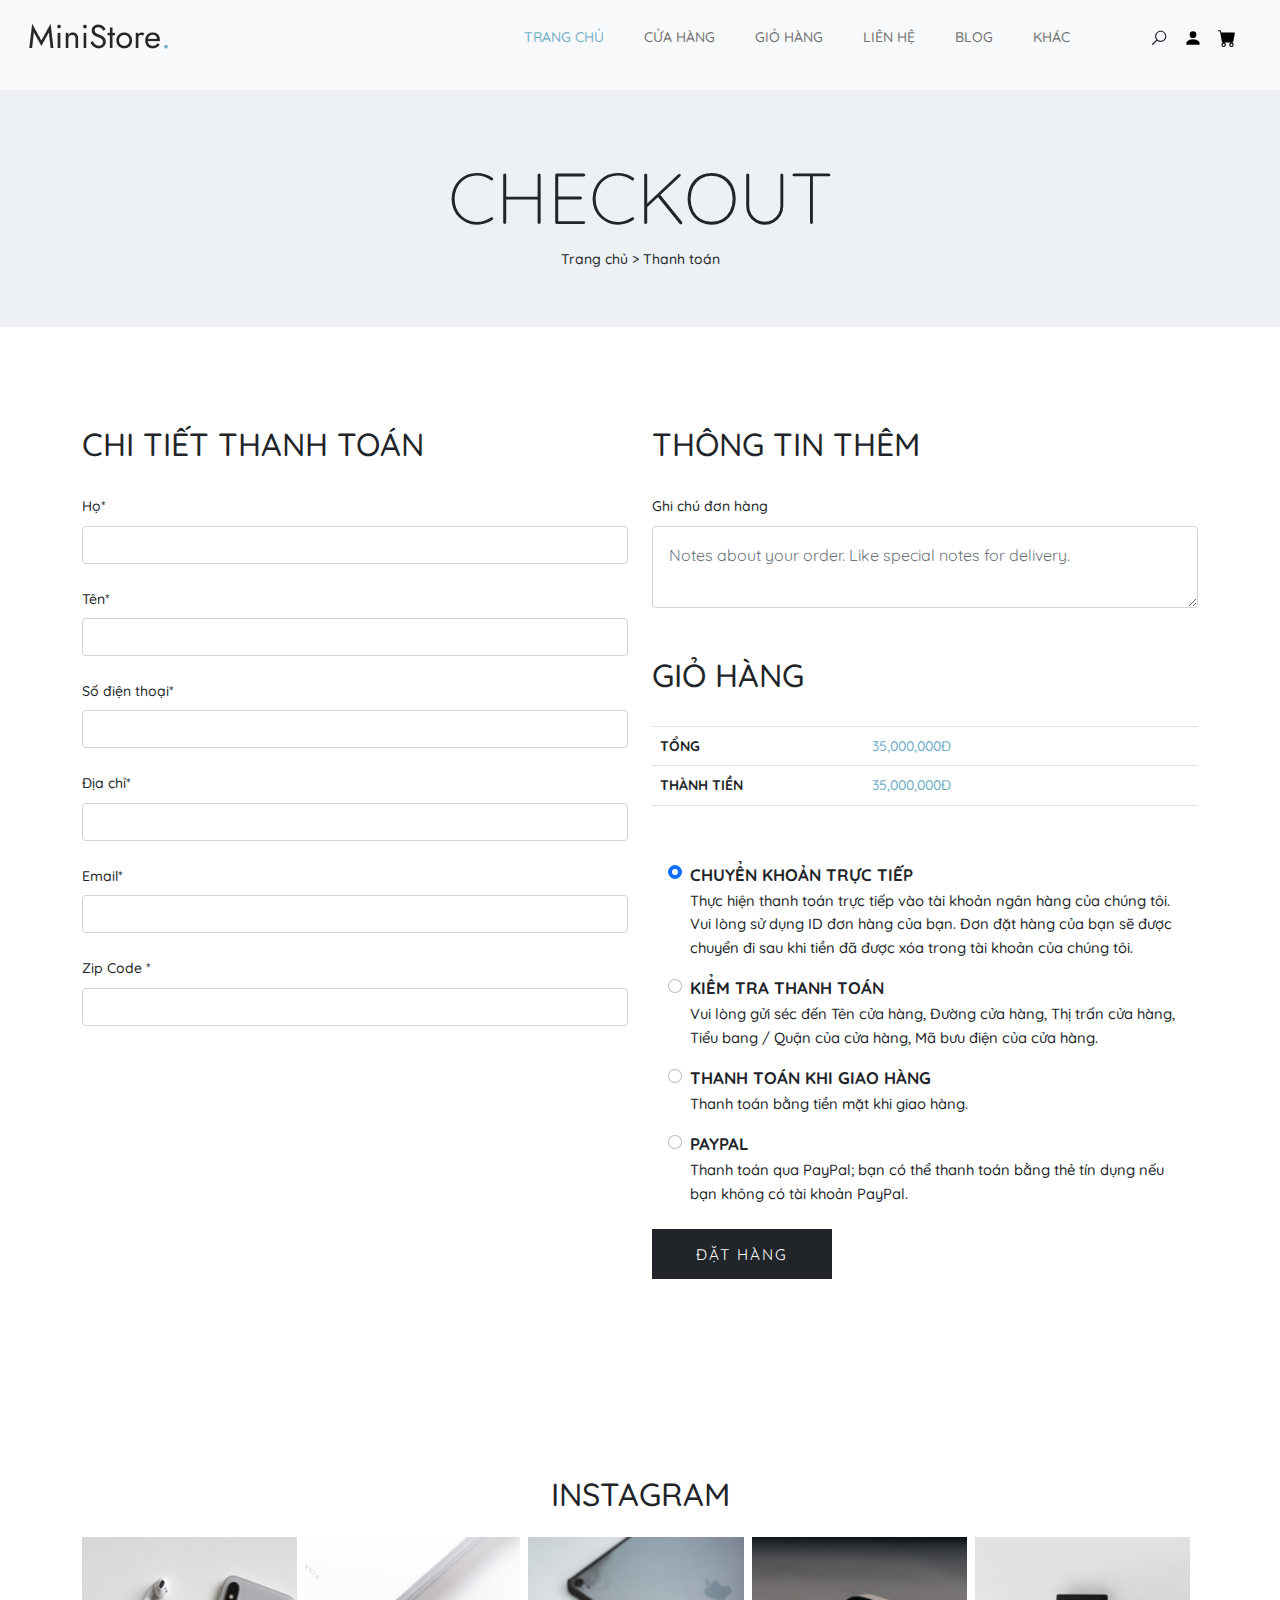
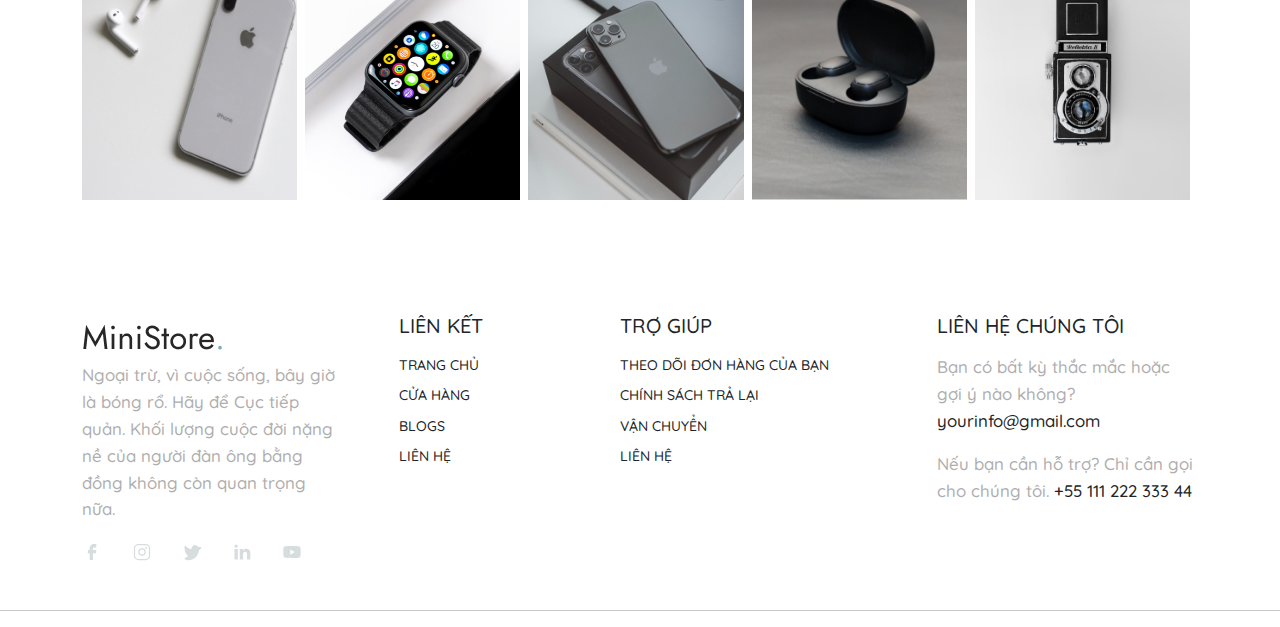
<file: checkout.html>
<!DOCTYPE html>
<html>
  <head>
    <title>Ministore</title>
    <meta charset="utf-8">
    <meta http-equiv="X-UA-Compatible" content="IE=edge">
    <meta name="viewport" content="width=device-width, initial-scale=1.0">
    <meta name="format-detection" content="telephone=no">
    <meta name="apple-mobile-web-app-capable" content="yes">
    <meta name="author" content="">
    <meta name="keywords" content="">
    <meta name="description" content="">

    <link rel="preconnect" href="https://fonts.googleapis.com">
    <link rel="preconnect" href="https://fonts.gstatic.com" crossorigin>
    <link href="https://fonts.googleapis.com/css2?family=Quicksand:wght@300..700&display=swap" rel="stylesheet">

    <link rel="stylesheet" type="text/css" href="css/bootstrap.min.css">
    <link rel="stylesheet" type="text/css" href="style.css">
    <link rel="stylesheet" href="https://cdn.jsdelivr.net/npm/swiper@9/swiper-bundle.min.css" />
    <link rel="preconnect" href="https://fonts.googleapis.com">
    <link rel="preconnect" href="https://fonts.gstatic.com" crossorigin>
    <link href="https://fonts.googleapis.com/css2?family=Jost:wght@300;400;500&family=Lato:wght@300;400;700&display=swap" rel="stylesheet">
    <!-- script
    ================================================== -->
    <script src="js/modernizr.js"></script>
  </head>
  <body data-bs-spy="scroll" data-bs-target="#navbar" data-bs-root-margin="0px 0px -40%" data-bs-smooth-scroll="true" tabindex="0">
    <svg xmlns="http://www.w3.org/2000/svg" style="display: none;">
      <symbol id="search" xmlns="http://www.w3.org/2000/svg" viewBox="0 0 32 32">
        <path fill="currentColor" d="M19 3C13.488 3 9 7.488 9 13c0 2.395.84 4.59 2.25 6.313L3.281 27.28l1.439 1.44l7.968-7.969A9.922 9.922 0 0 0 19 23c5.512 0 10-4.488 10-10S24.512 3 19 3zm0 2c4.43 0 8 3.57 8 8s-3.57 8-8 8s-8-3.57-8-8s3.57-8 8-8z" />
      </symbol>
      <symbol xmlns="http://www.w3.org/2000/svg" id="user" viewBox="0 0 16 16">
        <path d="M3 14s-1 0-1-1 1-4 6-4 6 3 6 4-1 1-1 1H3Zm5-6a3 3 0 1 0 0-6 3 3 0 0 0 0 6Z" />
      </symbol>
      <symbol xmlns="http://www.w3.org/2000/svg" id="cart" viewBox="0 0 16 16">
        <path d="M0 1.5A.5.5 0 0 1 .5 1H2a.5.5 0 0 1 .485.379L2.89 3H14.5a.5.5 0 0 1 .491.592l-1.5 8A.5.5 0 0 1 13 12H4a.5.5 0 0 1-.491-.408L2.01 3.607 1.61 2H.5a.5.5 0 0 1-.5-.5zM5 12a2 2 0 1 0 0 4 2 2 0 0 0 0-4zm7 0a2 2 0 1 0 0 4 2 2 0 0 0 0-4zm-7 1a1 1 0 1 1 0 2 1 1 0 0 1 0-2zm7 0a1 1 0 1 1 0 2 1 1 0 0 1 0-2z" />
      </symbol>
      <symbol xmlns="http://www.w3.org/2000/svg" id="chevron-right" viewBox="0 0 16 16">
        <path fill-rule="evenodd" d="M4.646 1.646a.5.5 0 0 1 .708 0l6 6a.5.5 0 0 1 0 .708l-6 6a.5.5 0 0 1-.708-.708L10.293 8 4.646 2.354a.5.5 0 0 1 0-.708z" />
      </symbol>
      <symbol xmlns="http://www.w3.org/2000/svg" id="cart-outline" viewBox="0 0 16 16">
        <path d="M0 1.5A.5.5 0 0 1 .5 1H2a.5.5 0 0 1 .485.379L2.89 3H14.5a.5.5 0 0 1 .49.598l-1 5a.5.5 0 0 1-.465.401l-9.397.472L4.415 11H13a.5.5 0 0 1 0 1H4a.5.5 0 0 1-.491-.408L2.01 3.607 1.61 2H.5a.5.5 0 0 1-.5-.5zM3.102 4l.84 4.479 9.144-.459L13.89 4H3.102zM5 12a2 2 0 1 0 0 4 2 2 0 0 0 0-4zm7 0a2 2 0 1 0 0 4 2 2 0 0 0 0-4zm-7 1a1 1 0 1 1 0 2 1 1 0 0 1 0-2zm7 0a1 1 0 1 1 0 2 1 1 0 0 1 0-2z" />
      </symbol>
      <symbol xmlns="http://www.w3.org/2000/svg" id="facebook" viewBox="0 0 24 24">
        <path fill="currentColor" d="M9.198 21.5h4v-8.01h3.604l.396-3.98h-4V7.5a1 1 0 0 1 1-1h3v-4h-3a5 5 0 0 0-5 5v2.01h-2l-.396 3.98h2.396v8.01Z" />
      </symbol>
      <symbol xmlns="http://www.w3.org/2000/svg" id="youtube" viewBox="0 0 32 32">
        <path fill="currentColor" d="M29.41 9.26a3.5 3.5 0 0 0-2.47-2.47C24.76 6.2 16 6.2 16 6.2s-8.76 0-10.94.59a3.5 3.5 0 0 0-2.47 2.47A36.13 36.13 0 0 0 2 16a36.13 36.13 0 0 0 .59 6.74a3.5 3.5 0 0 0 2.47 2.47c2.18.59 10.94.59 10.94.59s8.76 0 10.94-.59a3.5 3.5 0 0 0 2.47-2.47A36.13 36.13 0 0 0 30 16a36.13 36.13 0 0 0-.59-6.74ZM13.2 20.2v-8.4l7.27 4.2Z" />
      </symbol>
      <symbol xmlns="http://www.w3.org/2000/svg" id="twitter" viewBox="0 0 256 256">
        <path fill="currentColor" d="m245.66 77.66l-29.9 29.9C209.72 177.58 150.67 232 80 232c-14.52 0-26.49-2.3-35.58-6.84c-7.33-3.67-10.33-7.6-11.08-8.72a8 8 0 0 1 3.85-11.93c.26-.1 24.24-9.31 39.47-26.84a110.93 110.93 0 0 1-21.88-24.2c-12.4-18.41-26.28-50.39-22-98.18a8 8 0 0 1 13.65-4.92c.35.35 33.28 33.1 73.54 43.72V88a47.87 47.87 0 0 1 14.36-34.3A46.87 46.87 0 0 1 168.1 40a48.66 48.66 0 0 1 41.47 24H240a8 8 0 0 1 5.66 13.66Z" />
      </symbol>
      <symbol xmlns="http://www.w3.org/2000/svg" id="instagram" viewBox="0 0 256 256">
        <path fill="currentColor" d="M128 80a48 48 0 1 0 48 48a48.05 48.05 0 0 0-48-48Zm0 80a32 32 0 1 1 32-32a32 32 0 0 1-32 32Zm48-136H80a56.06 56.06 0 0 0-56 56v96a56.06 56.06 0 0 0 56 56h96a56.06 56.06 0 0 0 56-56V80a56.06 56.06 0 0 0-56-56Zm40 152a40 40 0 0 1-40 40H80a40 40 0 0 1-40-40V80a40 40 0 0 1 40-40h96a40 40 0 0 1 40 40ZM192 76a12 12 0 1 1-12-12a12 12 0 0 1 12 12Z" />
      </symbol>
      <symbol xmlns="http://www.w3.org/2000/svg" id="linkedin" viewBox="0 0 24 24">
        <path fill="currentColor" d="M6.94 5a2 2 0 1 1-4-.002a2 2 0 0 1 4 .002zM7 8.48H3V21h4V8.48zm6.32 0H9.34V21h3.94v-6.57c0-3.66 4.77-4 4.77 0V21H22v-7.93c0-6.17-7.06-5.94-8.72-2.91l.04-1.68z" />
      </symbol>
      <symbol xmlns="http://www.w3.org/2000/svg" id="nav-icon" viewBox="0 0 16 16">
        <path d="M14 10.5a.5.5 0 0 0-.5-.5h-3a.5.5 0 0 0 0 1h3a.5.5 0 0 0 .5-.5zm0-3a.5.5 0 0 0-.5-.5h-7a.5.5 0 0 0 0 1h7a.5.5 0 0 0 .5-.5zm0-3a.5.5 0 0 0-.5-.5h-11a.5.5 0 0 0 0 1h11a.5.5 0 0 0 .5-.5z" />
      </symbol>
      <symbol xmlns="http://www.w3.org/2000/svg" id="close" viewBox="0 0 16 16">
        <path d="M2.146 2.854a.5.5 0 1 1 .708-.708L8 7.293l5.146-5.147a.5.5 0 0 1 .708.708L8.707 8l5.147 5.146a.5.5 0 0 1-.708.708L8 8.707l-5.146 5.147a.5.5 0 0 1-.708-.708L7.293 8 2.146 2.854Z" />
      </symbol>
      <symbol xmlns="http://www.w3.org/2000/svg" id="navbar-icon" viewBox="0 0 16 16">
        <path d="M14 10.5a.5.5 0 0 0-.5-.5h-3a.5.5 0 0 0 0 1h3a.5.5 0 0 0 .5-.5zm0-3a.5.5 0 0 0-.5-.5h-7a.5.5 0 0 0 0 1h7a.5.5 0 0 0 .5-.5zm0-3a.5.5 0 0 0-.5-.5h-11a.5.5 0 0 0 0 1h11a.5.5 0 0 0 .5-.5z" />
      </symbol>
    </svg>
    
    <!-- Header -->
    <header id="header" class="site-header header-scrolled position-fixed text-black bg-light">
      <nav id="header-nav" class="navbar navbar-expand-lg px-3 mb-3">
        <div class="container-fluid">
          <a class="navbar-brand" href="index.html">
            <img src="images/main-logo.png" class="logo">
          </a>
          <button class="navbar-toggler d-flex d-lg-none order-3 p-2" type="button" data-bs-toggle="offcanvas" data-bs-target="#bdNavbar" aria-controls="bdNavbar" aria-expanded="false" aria-label="Toggle navigation">
            <svg class="navbar-icon">
              <use xlink:href="#navbar-icon"></use>
            </svg>
          </button>
          <div class="offcanvas offcanvas-end" tabindex="-1" id="bdNavbar" aria-labelledby="bdNavbarOffcanvasLabel">
            <div class="offcanvas-header px-4 pb-0">
              <a class="navbar-brand" href="index.html">
                <img src="images/main-logo.png" class="logo">
              </a>
              <button type="button" class="btn-close btn-close-black" data-bs-dismiss="offcanvas" aria-label="Close" data-bs-target="#bdNavbar"></button>
            </div>
            <div class="offcanvas-body">
              <ul id="navbar" class="navbar-nav text-uppercase justify-content-end align-items-center flex-grow-1 pe-3">
                <li class="nav-item">
                  <a class="nav-link me-4 active" href="#billboard">Trang chủ</a>
                </li>
                <li class="nav-item">
                  <a class="nav-link me-4" href="shop.html">Cửa hàng</a>
                </li>
                <li class="nav-item">
                  <a class="nav-link me-4" href="cart.html">Giỏ hàng</a>
                </li>
                <li class="nav-item">
                  <a class="nav-link me-4" href="contact.html">Liên hệ</a>
                </li>
                <li class="nav-item">
                  <a class="nav-link me-4" href="contact.html">Blog</a>
                </li>
                <li class="nav-item">
                  <a class="nav-link me-4" href="contact.html">Khác</a>
                </li>
                <li class="nav-item">
                  <div class="user-items ps-5">
                    <ul class="d-flex justify-content-end list-unstyled">
                      <li class="search-item pe-3">
                        <a href="#" class="search-button">
                          <svg class="search">
                            <use xlink:href="#search"></use>
                          </svg>
                        </a>
                      </li>
                      <li class="pe-3">
                        <a href="#">
                          <svg class="user">
                            <use xlink:href="#user"></use>
                          </svg>
                        </a>
                      </li>
                      <li>
                        <a href="cart.html">
                          <svg class="cart">
                            <use xlink:href="#cart"></use>
                          </svg>
                        </a>
                      </li>
                    </ul>
                  </div>
                </li>
              </ul>
            </div>
          </div>
        </div>
      </nav>
    </header>
    <!-- Banner -->
    <section class="hero-section position-relative bg-light-blue padding-medium">
      <div class="hero-content">
        <div class="container">
          <div class="row">
            <div class="text-center padding-large no-padding-bottom">
              <h1 class="display-2 text-uppercase text-dark">Checkout</h1>
              <div class="breadcrumbs">
                <span class="item">
                  <a href="index.html">Trang chủ ></a>
                </span>
                <span class="item">Thanh toán</span>
              </div>
            </div>
          </div>
        </div>
      </div>
    </section>
    <!-- Checkout -->
    <section class="shopify-cart checkout-wrap padding-large">
      <div class="container">
        <form class="form-group">
          <div class="row d-flex flex-wrap">
            <div class="col-lg-6">
              <h2 class="display-7 text-uppercase text-dark pb-4">Chi tiết thanh toán</h2>
              <div class="billing-details">
                <label for="fname">Họ*</label>
                <input type="text" id="fname" name="firstname" class="form-control mt-2 mb-4 ps-3">
                <label for="lname">Tên*</label>
                <input type="text" id="lname" name="lastname" class="form-control mt-2 mb-4 ps-3">
                <label for="cname">Số điện thoại*</label>
                <input type="text" id="cname" name="companyname" class="form-control mt-2 mb-4">
                <label for="cname">Địa chỉ*</label>
                <input type="text" id="address" name="companyname" class="form-control mt-2 mb-4">
                <label for="email">Email*</label>
                <input type="text" id="email" name="email" class="form-control mt-2 mb-4 ps-3">
                <label for="zip">Zip Code *</label>
                <input type="text" id="zip" name="zip" class="form-control mt-2 mb-4 ps-3">
                
              </div>
            </div>
            <div class="col-lg-6">
              <h2 class="display-7 text-uppercase text-dark pb-4">THÔNG TIN THÊM</h2>
              <div class="billing-details">
                <label for="fname">Ghi chú đơn hàng</label>
                <textarea class="form-control pt-3 pb-3 ps-3 mt-2" placeholder="Notes about your order. Like special notes for delivery."></textarea>
              </div>
              <div class="your-order mt-5">
                <h2 class="display-7 text-uppercase text-dark pb-4">Giỏ hàng</h2>
                <div class="total-price">
                  <table cellspacing="0" class="table">
                    <tbody>
                      <tr class="subtotal border-top border-bottom pt-2 pb-2 text-uppercase">
                        <th>Tổng</th>
                        <td data-title="Subtotal">
                          <span class="price-amount amount text-primary ps-5">
                            <bdi>
                              <span class="price-currency-symbol"></span>35,000,000đ </bdi>
                          </span>
                        </td>
                      </tr>
                      <tr class="order-total border-bottom pt-2 pb-2 text-uppercase">
                        <th>Thành tiền</th>
                        <td data-title="Total">
                          <span class="price-amount amount text-primary ps-5">
                            <bdi>
                              <span class="price-currency-symbol"></span>35,000,000đ </bdi>
                          </span>
                        </td>
                      </tr>
                    </tbody>
                  </table>
                  <div class="list-group mt-5 mb-3">
                    <label class="list-group-item d-flex gap-2 border-0">
                      <input class="form-check-input flex-shrink-0" type="radio" name="listGroupRadios" id="listGroupRadios1" value="" checked>
                      <span>
                        <strong class="text-uppercase">CHUYỂN KHOẢN TRỰC TIẾP</strong>
                        <small class="d-block text-body-secondary">Thực hiện thanh toán trực tiếp vào tài khoản ngân hàng của chúng tôi. Vui lòng sử dụng ID đơn hàng của bạn. Đơn đặt hàng của bạn sẽ được chuyển đi sau khi tiền đã được xóa trong tài khoản của chúng tôi.</small>
                      </span>
                    </label>
                    <label class="list-group-item d-flex gap-2 border-0">
                      <input class="form-check-input flex-shrink-0" type="radio" name="listGroupRadios" id="listGroupRadios2" value="">
                      <span>
                        <strong class="text-uppercase">KIỂM TRA THANH TOÁN</strong>
                        <small class="d-block text-body-secondary">Vui lòng gửi séc đến Tên cửa hàng, Đường cửa hàng, Thị trấn cửa hàng, Tiểu bang / Quận của cửa hàng, Mã bưu điện của cửa hàng.</small>
                      </span>
                    </label>
                    <label class="list-group-item d-flex gap-2 border-0">
                      <input class="form-check-input flex-shrink-0" type="radio" name="listGroupRadios" id="listGroupRadios3" value="">
                      <span>
                        <strong class="text-uppercase">THANH TOÁN KHI GIAO HÀNG</strong>
                        <small class="d-block text-body-secondary">Thanh toán bằng tiền mặt khi giao hàng.</small>
                      </span>
                    </label>
                    <label class="list-group-item d-flex gap-2 border-0">
                      <input class="form-check-input flex-shrink-0" type="radio" name="listGroupRadios" id="listGroupRadios3" value="">
                      <span>
                        <strong class="text-uppercase">Paypal</strong>
                        <small class="d-block text-body-secondary">Thanh toán qua PayPal; bạn có thể thanh toán bằng thẻ tín dụng nếu bạn không có tài khoản PayPal.</small>
                      </span>
                    </label>
                  </div>
                  <button type="submit" name="submit" class="btn btn-dark btn-medium text-uppercase btn-rounded-none">Đặt hàng</button>
                </div>
              </div>
            </div>
          </div>
        </form>
      </div>
    </section>
    <!-- Instagram -->
    <section id="instagram" class="padding-large overflow-hidden">
      <div class="container">
        <div class="row">
          <div class="display-header text-uppercase text-dark text-center pb-3">
            <h2 class="display-7">Instagram</h2>
          </div>
          <div class="d-flex flex-wrap">
            <figure class="instagram-item pe-2">
              <a href="https://templatesjungle.com/" class="image-link position-relative">
                <img src="images/insta-item1.jpg" alt="instagram" class="insta-image">
                <div class="icon-overlay position-absolute d-flex justify-content-center">
                  <svg class="instagram">
                    <use xlink:href="#instagram"></use>
                  </svg>
                </div>
              </a>
            </figure>
            <figure class="instagram-item pe-2">
              <a href="https://templatesjungle.com/" class="image-link position-relative">
                <img src="images/insta-item2.jpg" alt="instagram" class="insta-image">
                <div class="icon-overlay position-absolute d-flex justify-content-center">
                  <svg class="instagram">
                    <use xlink:href="#instagram"></use>
                  </svg>
                </div>
              </a>
            </figure>
            <figure class="instagram-item pe-2">
              <a href="https://templatesjungle.com/" class="image-link position-relative">
                <img src="images/insta-item3.jpg" alt="instagram" class="insta-image">
                <div class="icon-overlay position-absolute d-flex justify-content-center">
                  <svg class="instagram">
                    <use xlink:href="#instagram"></use>
                  </svg>
                </div>
              </a>
            </figure>
            <figure class="instagram-item pe-2">
              <a href="https://templatesjungle.com/" class="image-link position-relative">
                <img src="images/insta-item4.jpg" alt="instagram" class="insta-image">
                <div class="icon-overlay position-absolute d-flex justify-content-center">
                  <svg class="instagram">
                    <use xlink:href="#instagram"></use>
                  </svg>
                </div>
              </a>
            </figure>
            <figure class="instagram-item pe-2">
              <a href="https://templatesjungle.com/" class="image-link position-relative">
                <img src="images/insta-item5.jpg" alt="instagram" class="insta-image">
                <div class="icon-overlay position-absolute d-flex justify-content-center">
                  <svg class="instagram">
                    <use xlink:href="#instagram"></use>
                  </svg>
                </div>
              </a>
            </figure>
          </div>
        </div>
      </div>
    </section>
    <!-- Footer -->
    <footer id="footer" class="overflow-hidden">
      <div class="container">
        <div class="row">
          <div class="footer-top-area">
            <div class="row d-flex flex-wrap justify-content-between">
              <div class="col-lg-3 col-sm-6 pb-3">
                <div class="footer-menu">
                  <img src="images/main-logo.png" alt="logo">
                  <p>Ngoại trừ, vì cuộc sống, bây giờ là bóng rổ. Hãy để Cục tiếp quản. Khối lượng cuộc đời nặng nề của người đàn ông bằng đồng không còn quan trọng nữa.</p>
                  <div class="social-links">
                    <ul class="d-flex list-unstyled">
                      <li>
                        <a href="#">
                          <svg class="facebook">
                            <use xlink:href="#facebook" />
                          </svg>
                        </a>
                      </li>
                      <li>
                        <a href="#">
                          <svg class="instagram">
                            <use xlink:href="#instagram" />
                          </svg>
                        </a>
                      </li>
                      <li>
                        <a href="#">
                          <svg class="twitter">
                            <use xlink:href="#twitter" />
                          </svg>
                        </a>
                      </li>
                      <li>
                        <a href="#">
                          <svg class="linkedin">
                            <use xlink:href="#linkedin" />
                          </svg>
                        </a>
                      </li>
                      <li>
                        <a href="#">
                          <svg class="youtube">
                            <use xlink:href="#youtube" />
                          </svg>
                        </a>
                      </li>
                    </ul>
                  </div>
                </div>
              </div>
              <div class="col-lg-2 col-sm-6 pb-3">
                <div class="footer-menu text-uppercase">
                  <h5 class="widget-title pb-2">Liên kết</h5>
                  <ul class="menu-list list-unstyled text-uppercase">
                    <li class="menu-item pb-2">
                      <a href="index.html">Trang chủ</a>
                    </li>
                    <li class="menu-item pb-2">
                      <a href="shop.html">Cửa hàng</a>
                    </li>
                    <li class="menu-item pb-2">
                      <a href="#">Blogs</a>
                    </li>
                    <li class="menu-item pb-2">
                      <a href="contact.html">Liên hệ</a>
                    </li>
                  </ul>
                </div>
              </div>
              <div class="col-lg-3 col-sm-6 pb-3">
                <div class="footer-menu text-uppercase">
                  <h5 class="widget-title pb-2">Trợ giúp</h5>
                  <ul class="menu-list list-unstyled">
                    <li class="menu-item pb-2">
                      <a href="#">THEO DÕI ĐƠN HÀNG CỦA BẠN</a>
                    </li>
                    <li class="menu-item pb-2">
                      <a href="#">CHÍNH SÁCH TRẢ LẠI</a>
                    </li>
                    <li class="menu-item pb-2">
                      <a href="#">Vận chuyển</a>
                    </li>
                    <li class="menu-item pb-2">
                      <a href="#">Liên hệ</a>
                    </li>
                  </ul>
                </div>
              </div>
              <div class="col-lg-3 col-sm-6 pb-3">
                <div class="footer-menu contact-item">
                  <h5 class="widget-title text-uppercase pb-2">Liên hệ chúng tôi</h5>
                  <p>Bạn có bất kỳ thắc mắc hoặc gợi ý nào không? <a href="mailto:">yourinfo@gmail.com</a>
                  </p>
                  <p>Nếu bạn cần hỗ trợ? Chỉ cần gọi cho chúng tôi. <a href="">+55 111 222 333 44</a>
                  </p>
                </div>
              </div>
            </div>
          </div>
        </div>
      </div>
      <hr>
    </footer>
    <script src="js/jquery-1.11.0.min.js"></script>
    <script src="https://cdn.jsdelivr.net/npm/swiper/swiper-bundle.min.js"></script>
    <script type="text/javascript" src="js/bootstrap.bundle.min.js"></script>
    <script type="text/javascript" src="js/plugins.js"></script>
    <script type="text/javascript" src="js/script.js"></script>
  </body>
</html>
</file>
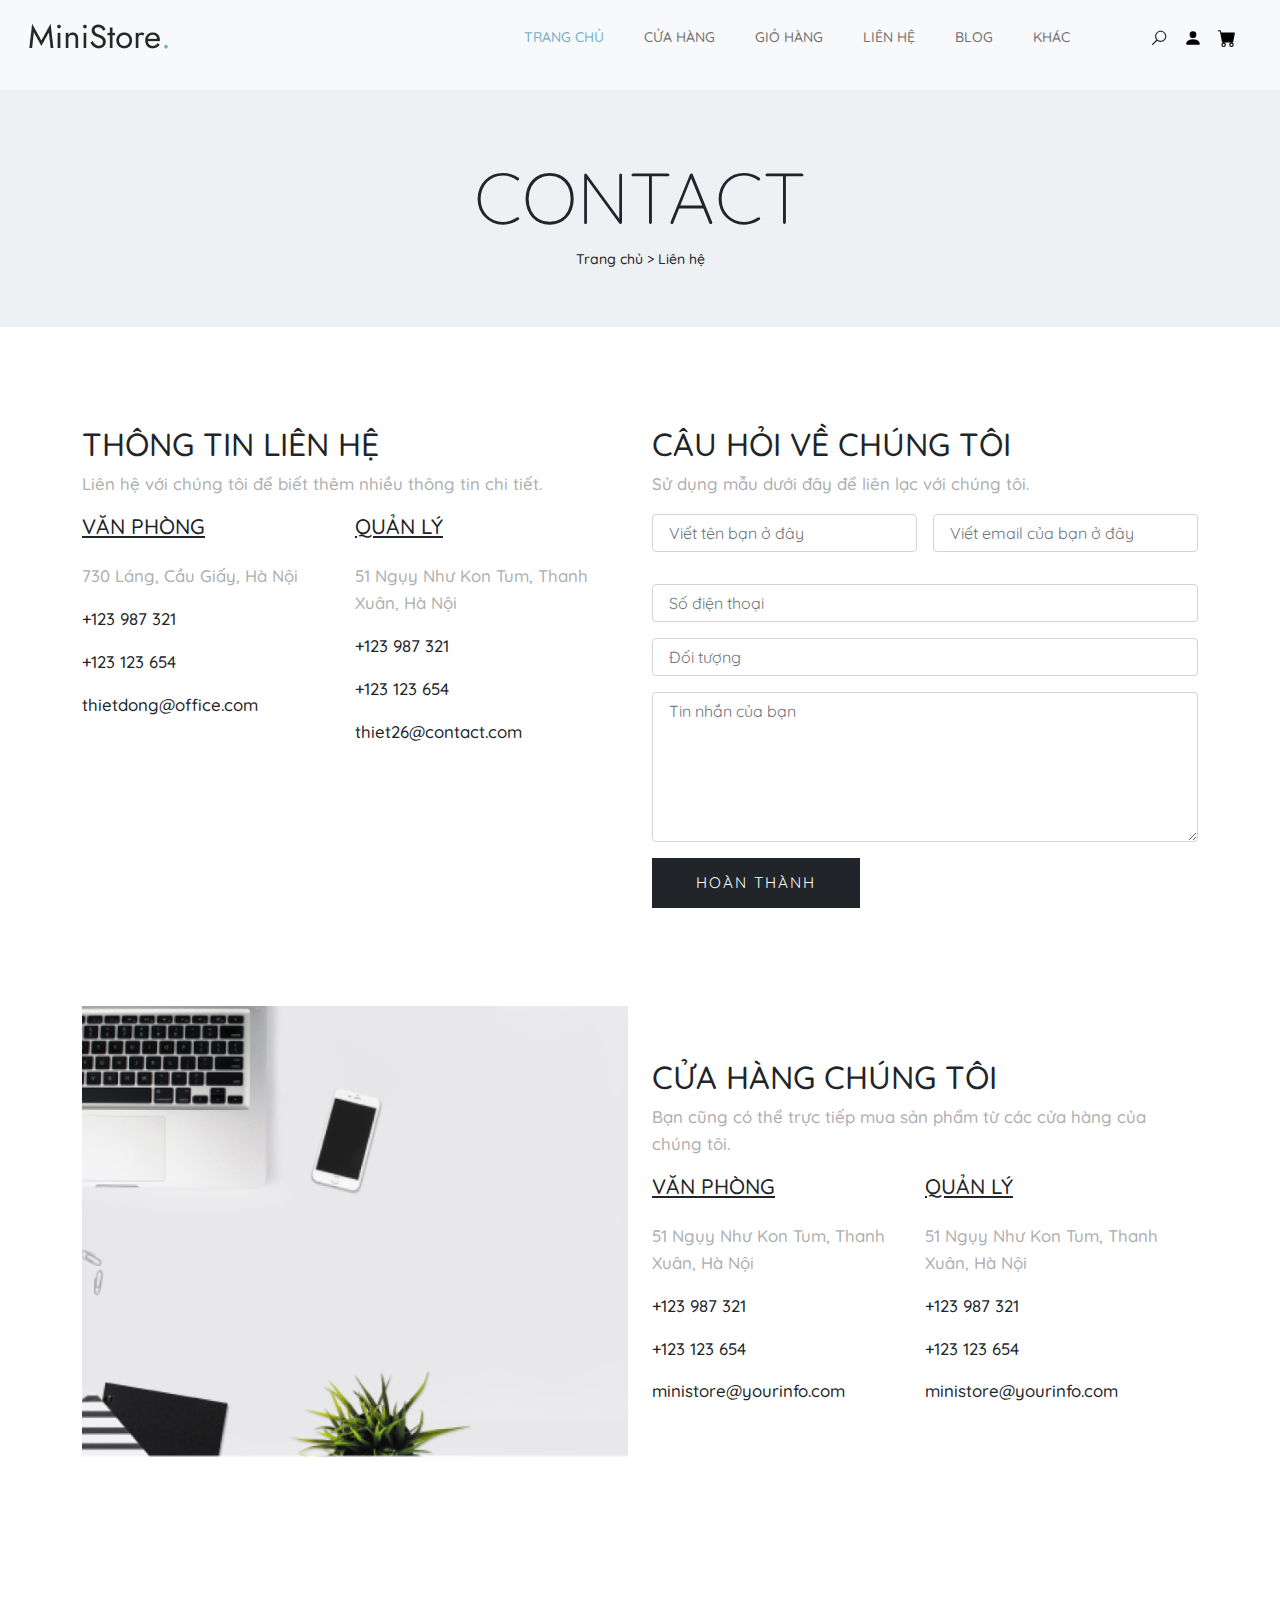
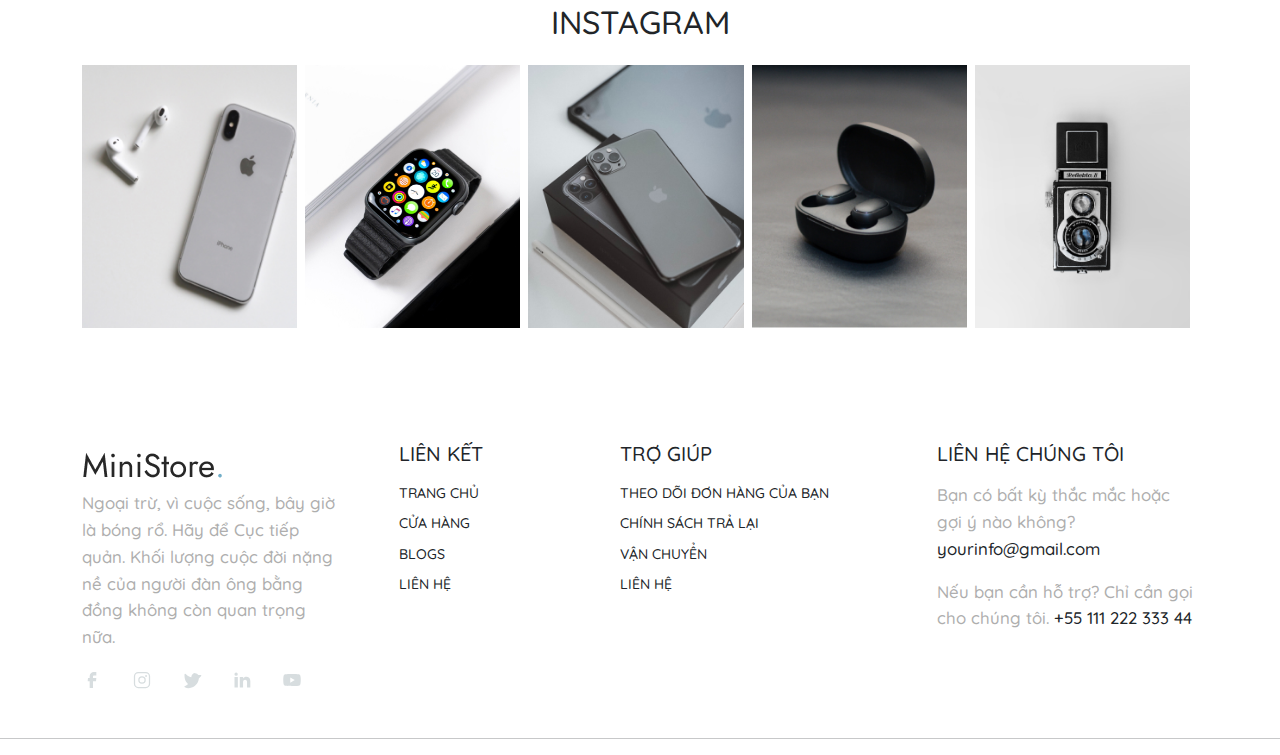
<file: contact.html>
<!DOCTYPE html>
<html>
  <head>
    <title>Ministore</title>
    <meta charset="utf-8">
    <meta http-equiv="X-UA-Compatible" content="IE=edge">
    <meta name="viewport" content="width=device-width, initial-scale=1.0">
    <meta name="format-detection" content="telephone=no">
    <meta name="apple-mobile-web-app-capable" content="yes">
    <meta name="author" content="">
    <meta name="keywords" content="">
    <meta name="description" content="">

    <link rel="preconnect" href="https://fonts.googleapis.com">
    <link rel="preconnect" href="https://fonts.gstatic.com" crossorigin>
    <link href="https://fonts.googleapis.com/css2?family=Quicksand:wght@300..700&display=swap" rel="stylesheet">

    <link rel="stylesheet" type="text/css" href="css/bootstrap.min.css">
    <link rel="stylesheet" type="text/css" href="css/vendor.css">
    <link rel="stylesheet" type="text/css" href="style.css">
    <link rel="stylesheet" href="https://cdn.jsdelivr.net/npm/swiper@9/swiper-bundle.min.css" />
    <link rel="preconnect" href="https://fonts.googleapis.com">
    <link rel="preconnect" href="https://fonts.gstatic.com" crossorigin>
    <link href="https://fonts.googleapis.com/css2?family=Jost:wght@300;400;500&family=Lato:wght@300;400;700&display=swap" rel="stylesheet">
    <!-- script
    ================================================== -->
    <script src="js/modernizr.js"></script>
  </head>
  <body>
    <svg xmlns="http://www.w3.org/2000/svg" style="display: none;">
      <symbol id="search" xmlns="http://www.w3.org/2000/svg" viewBox="0 0 32 32">
        <title>Search</title>
        <path fill="currentColor" d="M19 3C13.488 3 9 7.488 9 13c0 2.395.84 4.59 2.25 6.313L3.281 27.28l1.439 1.44l7.968-7.969A9.922 9.922 0 0 0 19 23c5.512 0 10-4.488 10-10S24.512 3 19 3zm0 2c4.43 0 8 3.57 8 8s-3.57 8-8 8s-8-3.57-8-8s3.57-8 8-8z" />
      </symbol>
      <symbol xmlns="http://www.w3.org/2000/svg" id="user" viewBox="0 0 16 16">
        <path d="M3 14s-1 0-1-1 1-4 6-4 6 3 6 4-1 1-1 1H3Zm5-6a3 3 0 1 0 0-6 3 3 0 0 0 0 6Z" />
      </symbol>
      <symbol xmlns="http://www.w3.org/2000/svg" id="cart" viewBox="0 0 16 16">
        <path d="M0 1.5A.5.5 0 0 1 .5 1H2a.5.5 0 0 1 .485.379L2.89 3H14.5a.5.5 0 0 1 .491.592l-1.5 8A.5.5 0 0 1 13 12H4a.5.5 0 0 1-.491-.408L2.01 3.607 1.61 2H.5a.5.5 0 0 1-.5-.5zM5 12a2 2 0 1 0 0 4 2 2 0 0 0 0-4zm7 0a2 2 0 1 0 0 4 2 2 0 0 0 0-4zm-7 1a1 1 0 1 1 0 2 1 1 0 0 1 0-2zm7 0a1 1 0 1 1 0 2 1 1 0 0 1 0-2z" />
      </symbol>
      <symbol xmlns="http://www.w3.org/2000/svg" id="chevron-right" viewBox="0 0 16 16">
        <path fill-rule="evenodd" d="M4.646 1.646a.5.5 0 0 1 .708 0l6 6a.5.5 0 0 1 0 .708l-6 6a.5.5 0 0 1-.708-.708L10.293 8 4.646 2.354a.5.5 0 0 1 0-.708z" />
      </symbol>
      <symbol xmlns="http://www.w3.org/2000/svg" id="cart-outline" viewBox="0 0 16 16">
        <path d="M0 1.5A.5.5 0 0 1 .5 1H2a.5.5 0 0 1 .485.379L2.89 3H14.5a.5.5 0 0 1 .49.598l-1 5a.5.5 0 0 1-.465.401l-9.397.472L4.415 11H13a.5.5 0 0 1 0 1H4a.5.5 0 0 1-.491-.408L2.01 3.607 1.61 2H.5a.5.5 0 0 1-.5-.5zM3.102 4l.84 4.479 9.144-.459L13.89 4H3.102zM5 12a2 2 0 1 0 0 4 2 2 0 0 0 0-4zm7 0a2 2 0 1 0 0 4 2 2 0 0 0 0-4zm-7 1a1 1 0 1 1 0 2 1 1 0 0 1 0-2zm7 0a1 1 0 1 1 0 2 1 1 0 0 1 0-2z" />
      </symbol>
      <symbol xmlns="http://www.w3.org/2000/svg" id="quality" viewBox="0 0 16 16">
        <path d="M9.669.864 8 0 6.331.864l-1.858.282-.842 1.68-1.337 1.32L2.6 6l-.306 1.854 1.337 1.32.842 1.68 1.858.282L8 12l1.669-.864 1.858-.282.842-1.68 1.337-1.32L13.4 6l.306-1.854-1.337-1.32-.842-1.68L9.669.864zm1.196 1.193.684 1.365 1.086 1.072L12.387 6l.248 1.506-1.086 1.072-.684 1.365-1.51.229L8 10.874l-1.355-.702-1.51-.229-.684-1.365-1.086-1.072L3.614 6l-.25-1.506 1.087-1.072.684-1.365 1.51-.229L8 1.126l1.356.702 1.509.229z" />
        <path d="M4 11.794V16l4-1 4 1v-4.206l-2.018.306L8 13.126 6.018 12.1 4 11.794z" />
      </symbol>
      <symbol xmlns="http://www.w3.org/2000/svg" id="price-tag" viewBox="0 0 16 16">
        <path d="M6 4.5a1.5 1.5 0 1 1-3 0 1.5 1.5 0 0 1 3 0zm-1 0a.5.5 0 1 0-1 0 .5.5 0 0 0 1 0z" />
        <path d="M2 1h4.586a1 1 0 0 1 .707.293l7 7a1 1 0 0 1 0 1.414l-4.586 4.586a1 1 0 0 1-1.414 0l-7-7A1 1 0 0 1 1 6.586V2a1 1 0 0 1 1-1zm0 5.586 7 7L13.586 9l-7-7H2v4.586z" />
      </symbol>
      <symbol xmlns="http://www.w3.org/2000/svg" id="shield-plus" viewBox="0 0 16 16">
        <path d="M5.338 1.59a61.44 61.44 0 0 0-2.837.856.481.481 0 0 0-.328.39c-.554 4.157.726 7.19 2.253 9.188a10.725 10.725 0 0 0 2.287 2.233c.346.244.652.42.893.533.12.057.218.095.293.118a.55.55 0 0 0 .101.025.615.615 0 0 0 .1-.025c.076-.023.174-.061.294-.118.24-.113.547-.29.893-.533a10.726 10.726 0 0 0 2.287-2.233c1.527-1.997 2.807-5.031 2.253-9.188a.48.48 0 0 0-.328-.39c-.651-.213-1.75-.56-2.837-.855C9.552 1.29 8.531 1.067 8 1.067c-.53 0-1.552.223-2.662.524zM5.072.56C6.157.265 7.31 0 8 0s1.843.265 2.928.56c1.11.3 2.229.655 2.887.87a1.54 1.54 0 0 1 1.044 1.262c.596 4.477-.787 7.795-2.465 9.99a11.775 11.775 0 0 1-2.517 2.453 7.159 7.159 0 0 1-1.048.625c-.28.132-.581.24-.829.24s-.548-.108-.829-.24a7.158 7.158 0 0 1-1.048-.625 11.777 11.777 0 0 1-2.517-2.453C1.928 10.487.545 7.169 1.141 2.692A1.54 1.54 0 0 1 2.185 1.43 62.456 62.456 0 0 1 5.072.56z" />
        <path d="M8 4.5a.5.5 0 0 1 .5.5v1.5H10a.5.5 0 0 1 0 1H8.5V9a.5.5 0 0 1-1 0V7.5H6a.5.5 0 0 1 0-1h1.5V5a.5.5 0 0 1 .5-.5z" />
      </symbol>
      <symbol xmlns="http://www.w3.org/2000/svg" id="star-fill" viewBox="0 0 16 16">
        <path d="M3.612 15.443c-.386.198-.824-.149-.746-.592l.83-4.73L.173 6.765c-.329-.314-.158-.888.283-.95l4.898-.696L7.538.792c.197-.39.73-.39.927 0l2.184 4.327 4.898.696c.441.062.612.636.282.95l-3.522 3.356.83 4.73c.078.443-.36.79-.746.592L8 13.187l-4.389 2.256z" />
      </symbol>
      <symbol xmlns="http://www.w3.org/2000/svg" id="star-empty" viewBox="0 0 16 16">
        <path d="M2.866 14.85c-.078.444.36.791.746.593l4.39-2.256 4.389 2.256c.386.198.824-.149.746-.592l-.83-4.73 3.522-3.356c.33-.314.16-.888-.282-.95l-4.898-.696L8.465.792a.513.513 0 0 0-.927 0L5.354 5.12l-4.898.696c-.441.062-.612.636-.283.95l3.523 3.356-.83 4.73zm4.905-2.767-3.686 1.894.694-3.957a.565.565 0 0 0-.163-.505L1.71 6.745l4.052-.576a.525.525 0 0 0 .393-.288L8 2.223l1.847 3.658a.525.525 0 0 0 .393.288l4.052.575-2.906 2.77a.565.565 0 0 0-.163.506l.694 3.957-3.686-1.894a.503.503 0 0 0-.461 0z" />
      </symbol>
      <symbol xmlns="http://www.w3.org/2000/svg" id="star-half" viewBox="0 0 16 16">
        <path d="M5.354 5.119 7.538.792A.516.516 0 0 1 8 .5c.183 0 .366.097.465.292l2.184 4.327 4.898.696A.537.537 0 0 1 16 6.32a.548.548 0 0 1-.17.445l-3.523 3.356.83 4.73c.078.443-.36.79-.746.592L8 13.187l-4.389 2.256a.52.52 0 0 1-.146.05c-.342.06-.668-.254-.6-.642l.83-4.73L.173 6.765a.55.55 0 0 1-.172-.403.58.58 0 0 1 .085-.302.513.513 0 0 1 .37-.245l4.898-.696zM8 12.027a.5.5 0 0 1 .232.056l3.686 1.894-.694-3.957a.565.565 0 0 1 .162-.505l2.907-2.77-4.052-.576a.525.525 0 0 1-.393-.288L8.001 2.223 8 2.226v9.8z" />
      </symbol>
      <symbol xmlns="http://www.w3.org/2000/svg" id="quote" viewBox="0 0 24 24">
        <path fill="currentColor" d="m15 17l2-4h-4V6h7v7l-2 4h-3Zm-9 0l2-4H4V6h7v7l-2 4H6Z" />
      </symbol>
      <symbol xmlns="http://www.w3.org/2000/svg" id="facebook" viewBox="0 0 24 24">
        <path fill="currentColor" d="M9.198 21.5h4v-8.01h3.604l.396-3.98h-4V7.5a1 1 0 0 1 1-1h3v-4h-3a5 5 0 0 0-5 5v2.01h-2l-.396 3.98h2.396v8.01Z" />
      </symbol>
      <symbol xmlns="http://www.w3.org/2000/svg" id="youtube" viewBox="0 0 32 32">
        <path fill="currentColor" d="M29.41 9.26a3.5 3.5 0 0 0-2.47-2.47C24.76 6.2 16 6.2 16 6.2s-8.76 0-10.94.59a3.5 3.5 0 0 0-2.47 2.47A36.13 36.13 0 0 0 2 16a36.13 36.13 0 0 0 .59 6.74a3.5 3.5 0 0 0 2.47 2.47c2.18.59 10.94.59 10.94.59s8.76 0 10.94-.59a3.5 3.5 0 0 0 2.47-2.47A36.13 36.13 0 0 0 30 16a36.13 36.13 0 0 0-.59-6.74ZM13.2 20.2v-8.4l7.27 4.2Z" />
      </symbol>
      <symbol xmlns="http://www.w3.org/2000/svg" id="twitter" viewBox="0 0 256 256">
        <path fill="currentColor" d="m245.66 77.66l-29.9 29.9C209.72 177.58 150.67 232 80 232c-14.52 0-26.49-2.3-35.58-6.84c-7.33-3.67-10.33-7.6-11.08-8.72a8 8 0 0 1 3.85-11.93c.26-.1 24.24-9.31 39.47-26.84a110.93 110.93 0 0 1-21.88-24.2c-12.4-18.41-26.28-50.39-22-98.18a8 8 0 0 1 13.65-4.92c.35.35 33.28 33.1 73.54 43.72V88a47.87 47.87 0 0 1 14.36-34.3A46.87 46.87 0 0 1 168.1 40a48.66 48.66 0 0 1 41.47 24H240a8 8 0 0 1 5.66 13.66Z" />
      </symbol>
      <symbol xmlns="http://www.w3.org/2000/svg" id="instagram" viewBox="0 0 256 256">
        <path fill="currentColor" d="M128 80a48 48 0 1 0 48 48a48.05 48.05 0 0 0-48-48Zm0 80a32 32 0 1 1 32-32a32 32 0 0 1-32 32Zm48-136H80a56.06 56.06 0 0 0-56 56v96a56.06 56.06 0 0 0 56 56h96a56.06 56.06 0 0 0 56-56V80a56.06 56.06 0 0 0-56-56Zm40 152a40 40 0 0 1-40 40H80a40 40 0 0 1-40-40V80a40 40 0 0 1 40-40h96a40 40 0 0 1 40 40ZM192 76a12 12 0 1 1-12-12a12 12 0 0 1 12 12Z" />
      </symbol>
      <symbol xmlns="http://www.w3.org/2000/svg" id="linkedin" viewBox="0 0 24 24">
        <path fill="currentColor" d="M6.94 5a2 2 0 1 1-4-.002a2 2 0 0 1 4 .002zM7 8.48H3V21h4V8.48zm6.32 0H9.34V21h3.94v-6.57c0-3.66 4.77-4 4.77 0V21H22v-7.93c0-6.17-7.06-5.94-8.72-2.91l.04-1.68z" />
      </symbol>
      <symbol xmlns="http://www.w3.org/2000/svg" id="nav-icon" viewBox="0 0 16 16">
        <path d="M14 10.5a.5.5 0 0 0-.5-.5h-3a.5.5 0 0 0 0 1h3a.5.5 0 0 0 .5-.5zm0-3a.5.5 0 0 0-.5-.5h-7a.5.5 0 0 0 0 1h7a.5.5 0 0 0 .5-.5zm0-3a.5.5 0 0 0-.5-.5h-11a.5.5 0 0 0 0 1h11a.5.5 0 0 0 .5-.5z" />
      </symbol>
      <symbol xmlns="http://www.w3.org/2000/svg" id="close" viewBox="0 0 16 16">
        <path d="M2.146 2.854a.5.5 0 1 1 .708-.708L8 7.293l5.146-5.147a.5.5 0 0 1 .708.708L8.707 8l5.147 5.146a.5.5 0 0 1-.708.708L8 8.707l-5.146 5.147a.5.5 0 0 1-.708-.708L7.293 8 2.146 2.854Z" />
      </symbol>
      <symbol xmlns="http://www.w3.org/2000/svg" id="navbar-icon" viewBox="0 0 16 16">
        <path d="M14 10.5a.5.5 0 0 0-.5-.5h-3a.5.5 0 0 0 0 1h3a.5.5 0 0 0 .5-.5zm0-3a.5.5 0 0 0-.5-.5h-7a.5.5 0 0 0 0 1h7a.5.5 0 0 0 .5-.5zm0-3a.5.5 0 0 0-.5-.5h-11a.5.5 0 0 0 0 1h11a.5.5 0 0 0 .5-.5z" />
      </symbol>
      <symbol xmlns="http://www.w3.org/2000/svg" id="video-player" viewBox="0 0 16 16">
        <path d="m12.14 8.753-5.482 4.796c-.646.566-1.658.106-1.658-.753V3.204a1 1 0 0 1 1.659-.753l5.48 4.796a1 1 0 0 1 0 1.506z"/>
      </symbol>
    </svg>
    
    
    <!-- Header -->
    <header id="header" class="site-header header-scrolled position-fixed text-black bg-light">
      <nav id="header-nav" class="navbar navbar-expand-lg px-3 mb-3">
        <div class="container-fluid">
          <a class="navbar-brand" href="index.html">
            <img src="images/main-logo.png" class="logo">
          </a>
          <button class="navbar-toggler d-flex d-lg-none order-3 p-2" type="button" data-bs-toggle="offcanvas" data-bs-target="#bdNavbar" aria-controls="bdNavbar" aria-expanded="false" aria-label="Toggle navigation">
            <svg class="navbar-icon">
              <use xlink:href="#navbar-icon"></use>
            </svg>
          </button>
          <div class="offcanvas offcanvas-end" tabindex="-1" id="bdNavbar" aria-labelledby="bdNavbarOffcanvasLabel">
            <div class="offcanvas-header px-4 pb-0">
              <a class="navbar-brand" href="index.html">
                <img src="images/main-logo.png" class="logo">
              </a>
              <button type="button" class="btn-close btn-close-black" data-bs-dismiss="offcanvas" aria-label="Close" data-bs-target="#bdNavbar"></button>
            </div>
            <div class="offcanvas-body">
              <ul id="navbar" class="navbar-nav text-uppercase justify-content-end align-items-center flex-grow-1 pe-3">
                <li class="nav-item">
                  <a class="nav-link me-4 active" href="#billboard">Trang chủ</a>
                </li>
                <li class="nav-item">
                  <a class="nav-link me-4" href="shop.html">Cửa hàng</a>
                </li>
                <li class="nav-item">
                  <a class="nav-link me-4" href="cart.html">Giỏ hàng</a>
                </li>
                <li class="nav-item">
                  <a class="nav-link me-4" href="contact.html">Liên hệ</a>
                </li>
                <li class="nav-item">
                  <a class="nav-link me-4" href="contact.html">Blog</a>
                </li>
                <li class="nav-item">
                  <a class="nav-link me-4" href="contact.html">Khác</a>
                </li>
                <li class="nav-item">
                  <div class="user-items ps-5">
                    <ul class="d-flex justify-content-end list-unstyled">
                      <li class="search-item pe-3">
                        <a href="#" class="search-button">
                          <svg class="search">
                            <use xlink:href="#search"></use>
                          </svg>
                        </a>
                      </li>
                      <li class="pe-3">
                        <a href="#">
                          <svg class="user">
                            <use xlink:href="#user"></use>
                          </svg>
                        </a>
                      </li>
                      <li>
                        <a href="cart.html">
                          <svg class="cart">
                            <use xlink:href="#cart"></use>
                          </svg>
                        </a>
                      </li>
                    </ul>
                  </div>
                </li>
              </ul>
            </div>
          </div>
        </div>
      </nav>
    </header>
    <!-- banner -->
    <section class="hero-section position-relative bg-light-blue padding-medium">
      <div class="hero-content">
        <div class="container">
          <div class="row">
            <div class="text-center padding-large no-padding-bottom">
              <h1 class="display-2 text-uppercase text-dark">Contact</h1>
              <div class="breadcrumbs">
                <span class="item">
                  <a href="index.html">Trang chủ ></a>
                </span>
                <span class="item">Liên hệ</span>
              </div>
            </div>
          </div>
        </div>
      </div>
    </section>
    <!-- Contact -->
    <div class="contact-us padding-large">
      <div class="container">
        <div class="row">
          <div class="contact-info col-lg-6 pb-3">
            <h2 class="display-7 text-uppercase text-dark">Thông tin liên hệ</h2>
            <p>Liên hệ với chúng tôi để biết thêm nhiều thông tin chi tiết.</p>
            <div class="page-content d-flex flex-wrap">
              <div class="col-lg-6 col-sm-12">
                <div class="content-box text-dark pe-4 mb-5">
                  <h3 class="card-title text-uppercase text-decoration-underline">Văn phòng</h3>
                  <div class="contact-address pt-3">
                    <p>730 Láng, Cầu Giấy, Hà Nội</p>
                  </div>
                  <div class="contact-number">
                    <p>
                      <a href="#">+123 987 321</a>
                    </p>
                    <p>
                      <a href="#">+123 123 654</a>
                    </p>
                  </div>
                  <div class="email-address">
                    <p>
                      <a href="#">thietdong@office.com</a>
                    </p>
                  </div>
                </div>
              </div>
              <div class="col-lg-6 col-sm-12">
                <div class="content-box">
                  <h3 class="card-title text-uppercase text-decoration-underline">Quản lý</h3>
                  <div class="contact-address pt-3">
                    <p>51 Ngụy Như Kon Tum, Thanh Xuân, Hà Nội</p>
                  </div>
                  <div class="contact-number">
                    <p>
                      <a href="#">+123 987 321</a>
                    </p>
                    <p>
                      <a href="#">+123 123 654</a>
                    </p>
                  </div>
                  <div class="email-address">
                    <p>
                      <a href="#">thiet26@contact.com</a>
                    </p>
                  </div>
                </div>
              </div>
            </div>
          </div>
          <div class="inquiry-item col-lg-6">
            <h2 class="display-7 text-uppercase text-dark">Câu hỏi về chúng tôi</h2>
            <p>Sử dụng mẫu dưới đây để liên lạc với chúng tôi.</p>
            <form id="form" class="form-group flex-wrap">
              <div class="form-input col-lg-12 d-flex mb-3">
                <input type="text" name="email" placeholder="Viết tên bạn ở đây" class="form-control ps-3 me-3 mb-3">
                <input type="text" name="email" placeholder="Viết email của bạn ở đây" class="form-control ps-3 mb-3">
              </div>
              <div class="col-lg-12 mb-3">
                <input type="text" name="email" placeholder="Số điện thoại" class="form-control ps-3">
              </div>
              <div class="col-lg-12 mb-3">
                <input type="text" name="email" placeholder="Đối tượng" class="form-control ps-3">
              </div>
              <div class="col-lg-12 mb-3">
                <textarea placeholder="Tin nhắn của bạn" class="form-control ps-3" style="height:150px;"></textarea>
              </div>
            </form>
              <button class="btn btn-dark btn-medium text-uppercase btn-rounded-none">Hoàn thành</button>
          </div>
        </div>
      </div>
    </div>

    <section id="our-store" class="padding-large no-padding-top">
      <div class="container">
        <div class="row d-flex flex-wrap align-items-center">
          <div class="col-lg-6">
            <div class="image-holder mb-5">
              <img src="images/single-image2.jpg" alt="our-store" class="img-fluid">
            </div>
          </div>
          <div class="col-lg-6">
            <div class="locations-wrap">
              <div class="display-header">
                <h2 class="display-7 text-uppercase text-dark">Cửa hàng chúng tôi</h2>
                <p>Bạn cũng có thể trực tiếp mua sản phẩm từ các cửa hàng của chúng tôi.</p>
              </div>
              <div class="location-content d-flex flex-wrap">
                <div class="col-lg-6 col-sm-12">
                  <div class="content-box text-dark pe-4 mb-5">
                    <h3 class="card-title text-uppercase text-decoration-underline">Văn phòng</h3>
                    <div class="contact-address pt-3">
                      <p>51 Ngụy Như Kon Tum, Thanh Xuân, Hà Nội</p>
                    </div>
                    <div class="contact-number">
                      <p>
                        <a href="#">+123 987 321</a>
                      </p>
                      <p>
                        <a href="#">+123 123 654</a>
                      </p>
                    </div>
                    <div class="email-address">
                      <p>
                        <a href="#">ministore@yourinfo.com</a>
                      </p>
                    </div>
                  </div>
                </div>
                <div class="col-lg-6 col-sm-12">
                  <div class="content-box">
                    <h3 class="card-title text-uppercase text-decoration-underline">Quản lý</h3>
                    <div class="contact-address pt-3">
                      <p>51 Ngụy Như Kon Tum, Thanh Xuân, Hà Nội</p>
                    </div>
                    <div class="contact-number">
                      <p>
                        <a href="#">+123 987 321</a>
                      </p>
                      <p>
                        <a href="#">+123 123 654</a>
                      </p>
                    </div>
                    <div class="email-address">
                      <p>
                        <a href="#">ministore@yourinfo.com</a>
                      </p>
                    </div>
                  </div>
                </div>
              </div>
            </div>
          </div>
        </div>
      </div>
    </section>

    <!-- Instagram -->
    <section id="instagram" class="padding-large overflow-hidden no-padding-top">
      <div class="container">
        <div class="row">
          <div class="display-header text-uppercase text-dark text-center pb-3">
            <h2 class="display-7">Instagram</h2>
          </div>
          <div class="d-flex flex-wrap">
            <figure class="instagram-item pe-2">
              <a href="https://templatesjungle.com/" class="image-link position-relative">
                <img src="images/insta-item1.jpg" alt="instagram" class="insta-image">
                <div class="icon-overlay position-absolute d-flex justify-content-center">
                  <svg class="instagram">
                    <use xlink:href="#instagram"></use>
                  </svg>
                </div>
              </a>
            </figure>
            <figure class="instagram-item pe-2">
              <a href="https://templatesjungle.com/" class="image-link position-relative">
                <img src="images/insta-item2.jpg" alt="instagram" class="insta-image">
                <div class="icon-overlay position-absolute d-flex justify-content-center">
                  <svg class="instagram">
                    <use xlink:href="#instagram"></use>
                  </svg>
                </div>
              </a>
            </figure>
            <figure class="instagram-item pe-2">
              <a href="https://templatesjungle.com/" class="image-link position-relative">
                <img src="images/insta-item3.jpg" alt="instagram" class="insta-image">
                <div class="icon-overlay position-absolute d-flex justify-content-center">
                  <svg class="instagram">
                    <use xlink:href="#instagram"></use>
                  </svg>
                </div>
              </a>
            </figure>
            <figure class="instagram-item pe-2">
              <a href="https://templatesjungle.com/" class="image-link position-relative">
                <img src="images/insta-item4.jpg" alt="instagram" class="insta-image">
                <div class="icon-overlay position-absolute d-flex justify-content-center">
                  <svg class="instagram">
                    <use xlink:href="#instagram"></use>
                  </svg>
                </div>
              </a>
            </figure>
            <figure class="instagram-item pe-2">
              <a href="https://templatesjungle.com/" class="image-link position-relative">
                <img src="images/insta-item5.jpg" alt="instagram" class="insta-image">
                <div class="icon-overlay position-absolute d-flex justify-content-center">
                  <svg class="instagram">
                    <use xlink:href="#instagram"></use>
                  </svg>
                </div>
              </a>
            </figure>
          </div>
        </div>
      </div>
    </section>
    <!-- Footer -->
    <footer id="footer" class="overflow-hidden">
      <div class="container">
        <div class="row">
          <div class="footer-top-area">
            <div class="row d-flex flex-wrap justify-content-between">
              <div class="col-lg-3 col-sm-6 pb-3">
                <div class="footer-menu">
                  <img src="images/main-logo.png" alt="logo">
                  <p>Ngoại trừ, vì cuộc sống, bây giờ là bóng rổ. Hãy để Cục tiếp quản. Khối lượng cuộc đời nặng nề của người đàn ông bằng đồng không còn quan trọng nữa.</p>
                  <div class="social-links">
                    <ul class="d-flex list-unstyled">
                      <li>
                        <a href="#">
                          <svg class="facebook">
                            <use xlink:href="#facebook" />
                          </svg>
                        </a>
                      </li>
                      <li>
                        <a href="#">
                          <svg class="instagram">
                            <use xlink:href="#instagram" />
                          </svg>
                        </a>
                      </li>
                      <li>
                        <a href="#">
                          <svg class="twitter">
                            <use xlink:href="#twitter" />
                          </svg>
                        </a>
                      </li>
                      <li>
                        <a href="#">
                          <svg class="linkedin">
                            <use xlink:href="#linkedin" />
                          </svg>
                        </a>
                      </li>
                      <li>
                        <a href="#">
                          <svg class="youtube">
                            <use xlink:href="#youtube" />
                          </svg>
                        </a>
                      </li>
                    </ul>
                  </div>
                </div>
              </div>
              <div class="col-lg-2 col-sm-6 pb-3">
                <div class="footer-menu text-uppercase">
                  <h5 class="widget-title pb-2">Liên kết</h5>
                  <ul class="menu-list list-unstyled text-uppercase">
                    <li class="menu-item pb-2">
                      <a href="index.html">Trang chủ</a>
                    </li>
                    <li class="menu-item pb-2">
                      <a href="shop.html">Cửa hàng</a>
                    </li>
                    <li class="menu-item pb-2">
                      <a href="#">Blogs</a>
                    </li>
                    <li class="menu-item pb-2">
                      <a href="contact.html">Liên hệ</a>
                    </li>
                  </ul>
                </div>
              </div>
              <div class="col-lg-3 col-sm-6 pb-3">
                <div class="footer-menu text-uppercase">
                  <h5 class="widget-title pb-2">Trợ giúp</h5>
                  <ul class="menu-list list-unstyled">
                    <li class="menu-item pb-2">
                      <a href="#">THEO DÕI ĐƠN HÀNG CỦA BẠN</a>
                    </li>
                    <li class="menu-item pb-2">
                      <a href="#">CHÍNH SÁCH TRẢ LẠI</a>
                    </li>
                    <li class="menu-item pb-2">
                      <a href="#">Vận chuyển</a>
                    </li>
                    <li class="menu-item pb-2">
                      <a href="#">Liên hệ</a>
                    </li>
                  </ul>
                </div>
              </div>
              <div class="col-lg-3 col-sm-6 pb-3">
                <div class="footer-menu contact-item">
                  <h5 class="widget-title text-uppercase pb-2">Liên hệ chúng tôi</h5>
                  <p>Bạn có bất kỳ thắc mắc hoặc gợi ý nào không? <a href="mailto:">yourinfo@gmail.com</a>
                  </p>
                  <p>Nếu bạn cần hỗ trợ? Chỉ cần gọi cho chúng tôi. <a href="">+55 111 222 333 44</a>
                  </p>
                </div>
              </div>
            </div>
          </div>
        </div>
      </div>
      <hr>
    </footer>
    <script src="js/jquery-1.11.0.min.js"></script>
    <script src="https://cdn.jsdelivr.net/npm/swiper/swiper-bundle.min.js"></script>
    <script type="text/javascript" src="js/bootstrap.bundle.min.js"></script>
    <script type="text/javascript" src="js/plugins.js"></script>
    <script type="text/javascript" src="js/script.js"></script>
  </body>
</html>
</file>
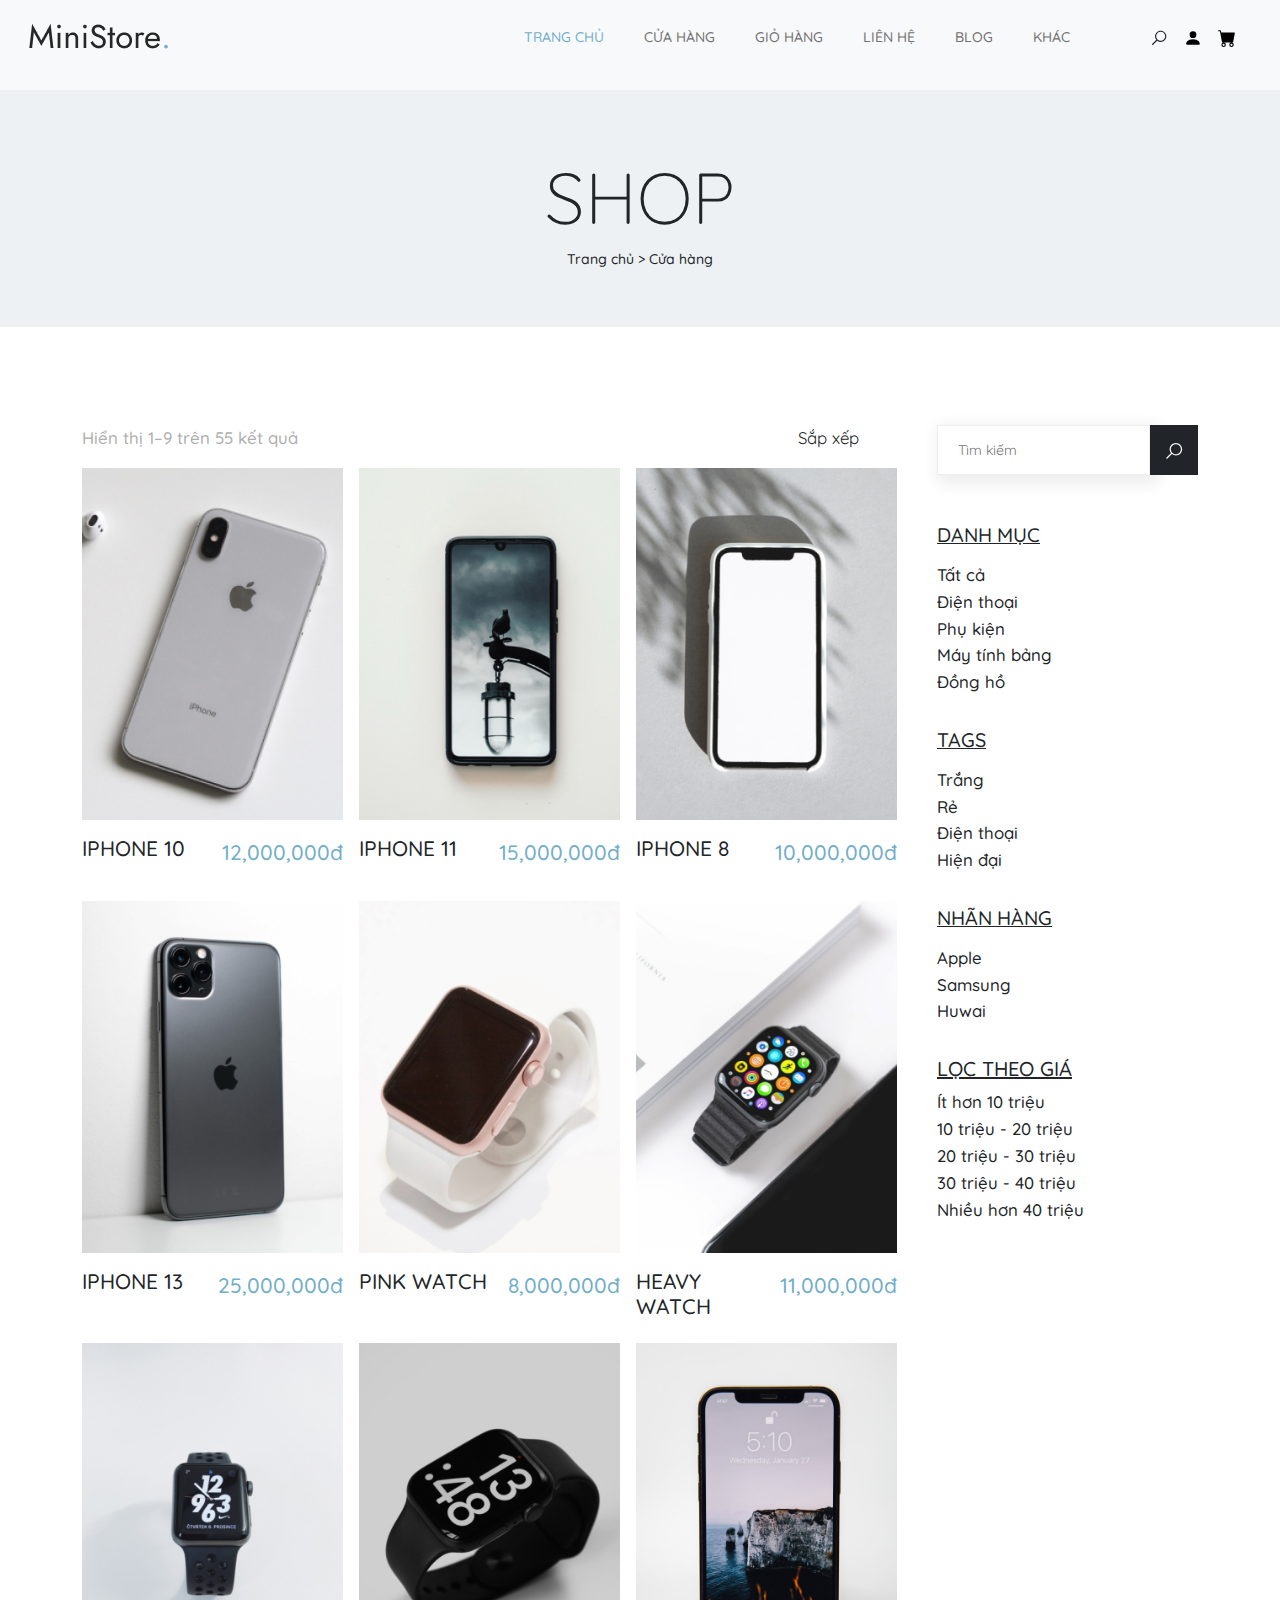
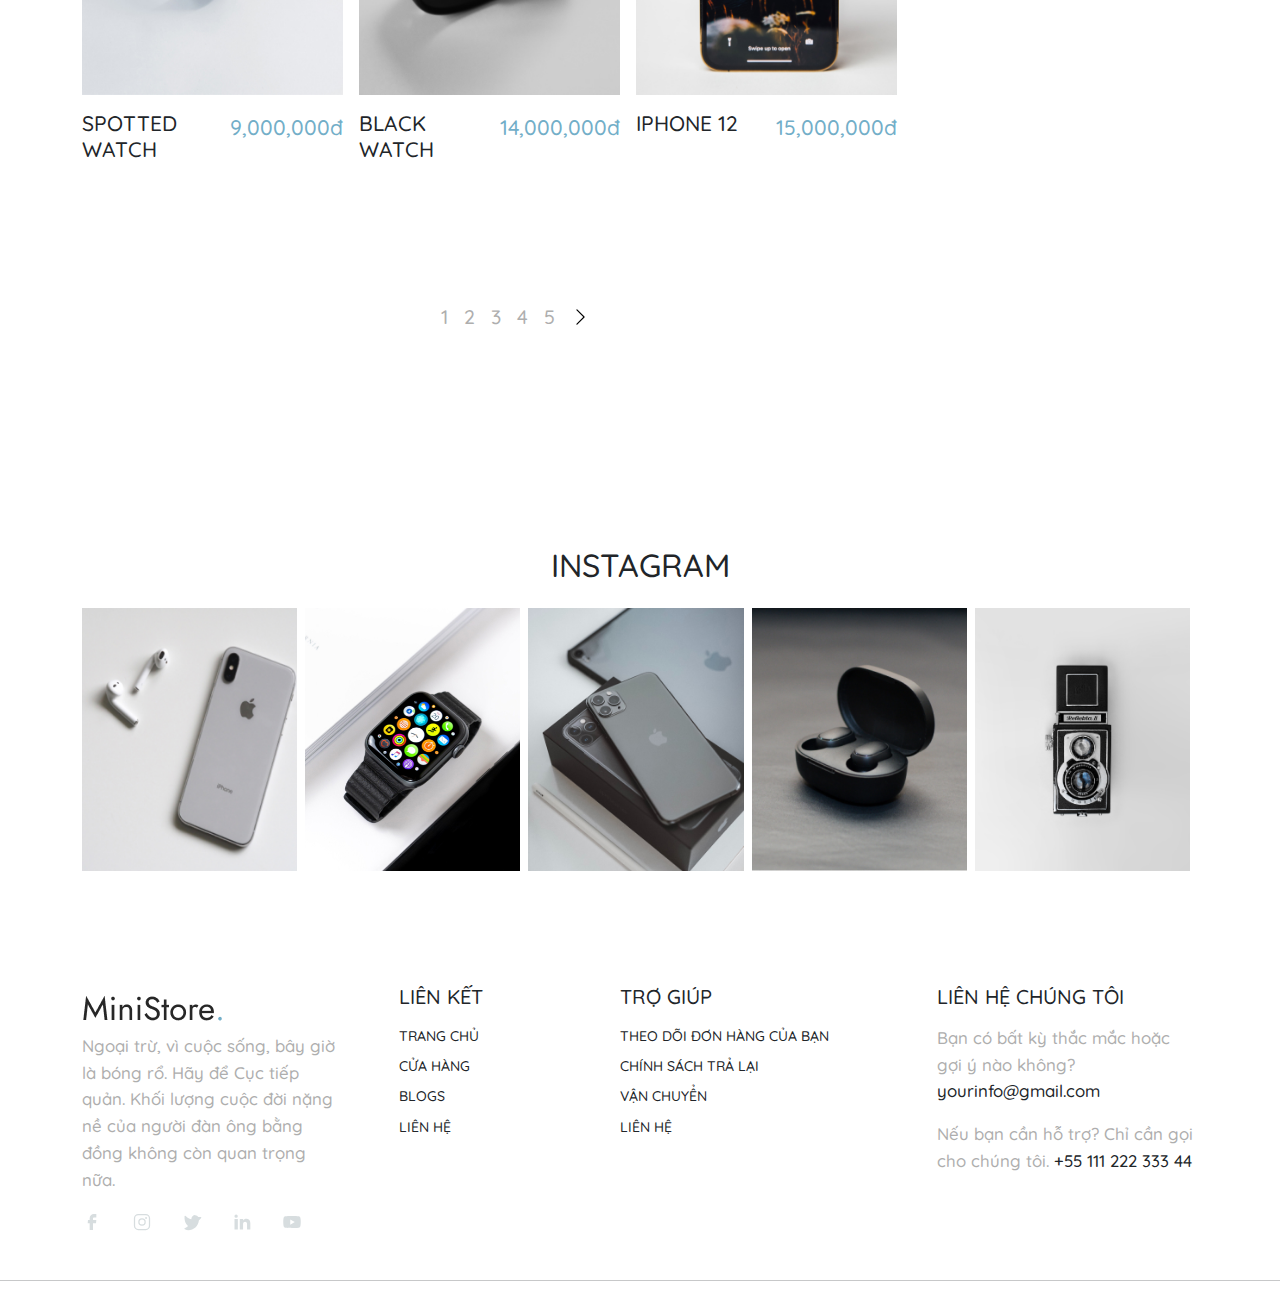
<file: shop.html>
<!DOCTYPE html>
<html>
  <head>
    <title>Ministore</title>
    <meta charset="utf-8">
    <meta http-equiv="X-UA-Compatible" content="IE=edge">
    <meta name="viewport" content="width=device-width, initial-scale=1.0">
    <meta name="format-detection" content="telephone=no">
    <meta name="apple-mobile-web-app-capable" content="yes">
    <meta name="author" content="">
    <meta name="keywords" content="">
    <meta name="description" content="">

    <link rel="preconnect" href="https://fonts.googleapis.com">
    <link rel="preconnect" href="https://fonts.gstatic.com" crossorigin>
    <link href="https://fonts.googleapis.com/css2?family=Quicksand:wght@300..700&display=swap" rel="stylesheet">

    <link rel="stylesheet" type="text/css" href="css/bootstrap.min.css">
    <link rel="stylesheet" type="text/css" href="style.css">
    <link rel="stylesheet" href="https://cdn.jsdelivr.net/npm/swiper@9/swiper-bundle.min.css" />
    <link rel="preconnect" href="https://fonts.googleapis.com">
    <link rel="preconnect" href="https://fonts.gstatic.com" crossorigin>
    <link href="https://fonts.googleapis.com/css2?family=Jost:wght@300;400;500&family=Lato:wght@300;400;700&display=swap" rel="stylesheet">
    <!-- script
    ================================================== -->
    <script src="js/modernizr.js"></script>
  </head>
  <body>
    <svg xmlns="http://www.w3.org/2000/svg" style="display: none;">
      <symbol id="search" xmlns="http://www.w3.org/2000/svg" viewBox="0 0 32 32">
        <path fill="currentColor" d="M19 3C13.488 3 9 7.488 9 13c0 2.395.84 4.59 2.25 6.313L3.281 27.28l1.439 1.44l7.968-7.969A9.922 9.922 0 0 0 19 23c5.512 0 10-4.488 10-10S24.512 3 19 3zm0 2c4.43 0 8 3.57 8 8s-3.57 8-8 8s-8-3.57-8-8s3.57-8 8-8z" />
      </symbol>
      <symbol xmlns="http://www.w3.org/2000/svg" id="user" viewBox="0 0 16 16">
        <path d="M3 14s-1 0-1-1 1-4 6-4 6 3 6 4-1 1-1 1H3Zm5-6a3 3 0 1 0 0-6 3 3 0 0 0 0 6Z" />
      </symbol>
      <symbol xmlns="http://www.w3.org/2000/svg" id="cart" viewBox="0 0 16 16">
        <path d="M0 1.5A.5.5 0 0 1 .5 1H2a.5.5 0 0 1 .485.379L2.89 3H14.5a.5.5 0 0 1 .491.592l-1.5 8A.5.5 0 0 1 13 12H4a.5.5 0 0 1-.491-.408L2.01 3.607 1.61 2H.5a.5.5 0 0 1-.5-.5zM5 12a2 2 0 1 0 0 4 2 2 0 0 0 0-4zm7 0a2 2 0 1 0 0 4 2 2 0 0 0 0-4zm-7 1a1 1 0 1 1 0 2 1 1 0 0 1 0-2zm7 0a1 1 0 1 1 0 2 1 1 0 0 1 0-2z" />
      </symbol>
      <symbol xmlns="http://www.w3.org/2000/svg" id="chevron-right" viewBox="0 0 16 16">
        <path fill-rule="evenodd" d="M4.646 1.646a.5.5 0 0 1 .708 0l6 6a.5.5 0 0 1 0 .708l-6 6a.5.5 0 0 1-.708-.708L10.293 8 4.646 2.354a.5.5 0 0 1 0-.708z" />
      </symbol>
      <symbol xmlns="http://www.w3.org/2000/svg" id="cart-outline" viewBox="0 0 16 16">
        <path d="M0 1.5A.5.5 0 0 1 .5 1H2a.5.5 0 0 1 .485.379L2.89 3H14.5a.5.5 0 0 1 .49.598l-1 5a.5.5 0 0 1-.465.401l-9.397.472L4.415 11H13a.5.5 0 0 1 0 1H4a.5.5 0 0 1-.491-.408L2.01 3.607 1.61 2H.5a.5.5 0 0 1-.5-.5zM3.102 4l.84 4.479 9.144-.459L13.89 4H3.102zM5 12a2 2 0 1 0 0 4 2 2 0 0 0 0-4zm7 0a2 2 0 1 0 0 4 2 2 0 0 0 0-4zm-7 1a1 1 0 1 1 0 2 1 1 0 0 1 0-2zm7 0a1 1 0 1 1 0 2 1 1 0 0 1 0-2z" />
      </symbol>
      <symbol xmlns="http://www.w3.org/2000/svg" id="facebook" viewBox="0 0 24 24">
        <path fill="currentColor" d="M9.198 21.5h4v-8.01h3.604l.396-3.98h-4V7.5a1 1 0 0 1 1-1h3v-4h-3a5 5 0 0 0-5 5v2.01h-2l-.396 3.98h2.396v8.01Z" />
      </symbol>
      <symbol xmlns="http://www.w3.org/2000/svg" id="youtube" viewBox="0 0 32 32">
        <path fill="currentColor" d="M29.41 9.26a3.5 3.5 0 0 0-2.47-2.47C24.76 6.2 16 6.2 16 6.2s-8.76 0-10.94.59a3.5 3.5 0 0 0-2.47 2.47A36.13 36.13 0 0 0 2 16a36.13 36.13 0 0 0 .59 6.74a3.5 3.5 0 0 0 2.47 2.47c2.18.59 10.94.59 10.94.59s8.76 0 10.94-.59a3.5 3.5 0 0 0 2.47-2.47A36.13 36.13 0 0 0 30 16a36.13 36.13 0 0 0-.59-6.74ZM13.2 20.2v-8.4l7.27 4.2Z" />
      </symbol>
      <symbol xmlns="http://www.w3.org/2000/svg" id="twitter" viewBox="0 0 256 256">
        <path fill="currentColor" d="m245.66 77.66l-29.9 29.9C209.72 177.58 150.67 232 80 232c-14.52 0-26.49-2.3-35.58-6.84c-7.33-3.67-10.33-7.6-11.08-8.72a8 8 0 0 1 3.85-11.93c.26-.1 24.24-9.31 39.47-26.84a110.93 110.93 0 0 1-21.88-24.2c-12.4-18.41-26.28-50.39-22-98.18a8 8 0 0 1 13.65-4.92c.35.35 33.28 33.1 73.54 43.72V88a47.87 47.87 0 0 1 14.36-34.3A46.87 46.87 0 0 1 168.1 40a48.66 48.66 0 0 1 41.47 24H240a8 8 0 0 1 5.66 13.66Z" />
      </symbol>
      <symbol xmlns="http://www.w3.org/2000/svg" id="instagram" viewBox="0 0 256 256">
        <path fill="currentColor" d="M128 80a48 48 0 1 0 48 48a48.05 48.05 0 0 0-48-48Zm0 80a32 32 0 1 1 32-32a32 32 0 0 1-32 32Zm48-136H80a56.06 56.06 0 0 0-56 56v96a56.06 56.06 0 0 0 56 56h96a56.06 56.06 0 0 0 56-56V80a56.06 56.06 0 0 0-56-56Zm40 152a40 40 0 0 1-40 40H80a40 40 0 0 1-40-40V80a40 40 0 0 1 40-40h96a40 40 0 0 1 40 40ZM192 76a12 12 0 1 1-12-12a12 12 0 0 1 12 12Z" />
      </symbol>
      <symbol xmlns="http://www.w3.org/2000/svg" id="linkedin" viewBox="0 0 24 24">
        <path fill="currentColor" d="M6.94 5a2 2 0 1 1-4-.002a2 2 0 0 1 4 .002zM7 8.48H3V21h4V8.48zm6.32 0H9.34V21h3.94v-6.57c0-3.66 4.77-4 4.77 0V21H22v-7.93c0-6.17-7.06-5.94-8.72-2.91l.04-1.68z" />
      </symbol>
      <symbol xmlns="http://www.w3.org/2000/svg" id="nav-icon" viewBox="0 0 16 16">
        <path d="M14 10.5a.5.5 0 0 0-.5-.5h-3a.5.5 0 0 0 0 1h3a.5.5 0 0 0 .5-.5zm0-3a.5.5 0 0 0-.5-.5h-7a.5.5 0 0 0 0 1h7a.5.5 0 0 0 .5-.5zm0-3a.5.5 0 0 0-.5-.5h-11a.5.5 0 0 0 0 1h11a.5.5 0 0 0 .5-.5z" />
      </symbol>
      <symbol xmlns="http://www.w3.org/2000/svg" id="close" viewBox="0 0 16 16">
        <path d="M2.146 2.854a.5.5 0 1 1 .708-.708L8 7.293l5.146-5.147a.5.5 0 0 1 .708.708L8.707 8l5.147 5.146a.5.5 0 0 1-.708.708L8 8.707l-5.146 5.147a.5.5 0 0 1-.708-.708L7.293 8 2.146 2.854Z" />
      </symbol>
      <symbol xmlns="http://www.w3.org/2000/svg" id="navbar-icon" viewBox="0 0 16 16">
        <path d="M14 10.5a.5.5 0 0 0-.5-.5h-3a.5.5 0 0 0 0 1h3a.5.5 0 0 0 .5-.5zm0-3a.5.5 0 0 0-.5-.5h-7a.5.5 0 0 0 0 1h7a.5.5 0 0 0 .5-.5zm0-3a.5.5 0 0 0-.5-.5h-11a.5.5 0 0 0 0 1h11a.5.5 0 0 0 .5-.5z" />
      </symbol>
    </svg>
    
    <header id="header" class="site-header header-scrolled position-fixed text-black bg-light">
      <nav id="header-nav" class="navbar navbar-expand-lg px-3 mb-3">
        <div class="container-fluid">
          <a class="navbar-brand" href="index.html">
            <img src="images/main-logo.png" class="logo">
          </a>
          <button class="navbar-toggler d-flex d-lg-none order-3 p-2" type="button" data-bs-toggle="offcanvas" data-bs-target="#bdNavbar" aria-controls="bdNavbar" aria-expanded="false" aria-label="Toggle navigation">
            <svg class="navbar-icon">
              <use xlink:href="#navbar-icon"></use>
            </svg>
          </button>
          <div class="offcanvas offcanvas-end" tabindex="-1" id="bdNavbar" aria-labelledby="bdNavbarOffcanvasLabel">
            <div class="offcanvas-header px-4 pb-0">
              <a class="navbar-brand" href="index.html">
                <img src="images/main-logo.png" class="logo">
              </a>
              <button type="button" class="btn-close btn-close-black" data-bs-dismiss="offcanvas" aria-label="Close" data-bs-target="#bdNavbar"></button>
            </div>
            <div class="offcanvas-body">
              <ul id="navbar" class="navbar-nav text-uppercase justify-content-end align-items-center flex-grow-1 pe-3">
                <li class="nav-item">
                  <a class="nav-link me-4 active" href="#billboard">Trang chủ</a>
                </li>
                <li class="nav-item">
                  <a class="nav-link me-4" href="shop.html">Cửa hàng</a>
                </li>
                <li class="nav-item">
                  <a class="nav-link me-4" href="cart.html">Giỏ hàng</a>
                </li>
                <li class="nav-item">
                  <a class="nav-link me-4" href="contact.html">Liên hệ</a>
                </li>
                <li class="nav-item">
                  <a class="nav-link me-4" href="contact.html">Blog</a>
                </li>
                <li class="nav-item">
                  <a class="nav-link me-4" href="contact.html">Khác</a>
                </li>
                <li class="nav-item">
                  <div class="user-items ps-5">
                    <ul class="d-flex justify-content-end list-unstyled">
                      <li class="search-item pe-3">
                        <a href="#" class="search-button">
                          <svg class="search">
                            <use xlink:href="#search"></use>
                          </svg>
                        </a>
                      </li>
                      <li class="pe-3">
                        <a href="#">
                          <svg class="user">
                            <use xlink:href="#user"></use>
                          </svg>
                        </a>
                      </li>
                      <li>
                        <a href="cart.html">
                          <svg class="cart">
                            <use xlink:href="#cart"></use>
                          </svg>
                        </a>
                      </li>
                    </ul>
                  </div>
                </li>
              </ul>
            </div>
          </div>
        </div>
      </nav>
    </header>
    <!-- Banner -->
    <section class="hero-section position-relative bg-light-blue padding-medium">
      <div class="hero-content">
        <div class="container">
          <div class="row">
            <div class="text-center padding-large no-padding-bottom">
              <h1 class="display-2 text-uppercase text-dark">Shop</h1>
              <div class="breadcrumbs">
                <span class="item">
                  <a href="index.html">Trang chủ ></a>
                </span>
                <span class="item">Cửa hàng</span>
              </div>
            </div>
          </div>
        </div>
      </div>
    </section>
    <!-- Shop -->
    <div class="shopify-grid padding-large">
      <div class="container">
        <div class="row">
          <main class="col-md-9">
            <div class="filter-shop d-flex justify-content-between">
              <div class="showing-product">
                <p>Hiển thị 1–9 trên 55 kết quả</p>
              </div>
              <div class="sort-by">
                <select id="input-sort" class="form-control" data-filter-sort="" data-filter-order="">
                  <option value="">Sắp xếp</option>
                  <option value="">Theo tên (A - Z)</option>
                  <option value="">Theo tên (Z - A)</option>
                  <option value="">Theo giá (Thấp-Cao)</option>
                  <option value="">Theo giá (Cao-Thấp)</option>
                  <option value="">Đánh giá (Cao nhất)</option>
                  <option value="">Đánh giá (Thấp nhất)</option>
                </select>
              </div>
            </div>
            <div class="product-content product-store d-flex justify-content-between flex-wrap">
              <div class="col-lg-4 col-md-6">
                <div class="product-card position-relative pe-3 pb-3">
                  <div class="image-holder">
                    <img src="images/product-item1.jpg" alt="product-item" class="img-fluid">
                  </div>
                  <div class="cart-concern position-absolute">
                    <div class="cart-button d-flex">
                      <div class="btn-left">
                        <a href="#" class="btn btn-medium btn-black">Giỏ hàng</a>
                        <svg class="cart-outline position-absolute">
                          <use xlink:href="#cart-outline"></use>
                        </svg>
                      </div>
                    </div>
                  </div>
                  <div class="card-detail d-flex justify-content-between pt-3 pb-3">
                    <h3 class="card-title text-uppercase">
                      <a href="#">Iphone 10</a>
                    </h3>
                    <span class="item-price text-primary">12,000,000đ</span>
                  </div>
                </div>                  
              </div>
              <div class="col-lg-4 col-md-6">
                <div class="product-card position-relative pe-3 pb-3">
                  <div class="image-holder">
                    <img src="images/product-item2.jpg" alt="product-item" class="img-fluid">
                  </div>
                  <div class="cart-concern position-absolute">
                    <div class="cart-button d-flex">
                      <div class="btn-left">
                        <a href="#" class="btn btn-medium btn-black">Giỏ hàng</a>
                        <svg class="cart-outline position-absolute">
                          <use xlink:href="#cart-outline"></use>
                        </svg>
                      </div>
                    </div>
                  </div>
                  <div class="card-detail d-flex justify-content-between pt-3">
                    <h3 class="card-title text-uppercase">
                      <a href="#">Iphone 11</a>
                    </h3>
                    <span class="item-price text-primary">15,000,000đ</span>
                  </div>
                </div>                  
              </div>
              <div class="col-lg-4 col-md-6">
                <div class="product-card position-relative pe-3 pb-3">
                  <div class="image-holder">
                    <img src="images/product-item3.jpg" alt="product-item" class="img-fluid">
                  </div>
                  <div class="cart-concern position-absolute">
                    <div class="cart-button d-flex">
                      <div class="btn-left">
                        <a href="#" class="btn btn-medium btn-black">Giỏ hàng</a>
                        <svg class="cart-outline position-absolute">
                          <use xlink:href="#cart-outline"></use>
                        </svg>
                      </div>
                    </div>
                  </div>
                  <div class="card-detail d-flex justify-content-between pt-3">
                    <h3 class="card-title text-uppercase">
                      <a href="#">Iphone 8</a>
                    </h3>
                    <span class="item-price text-primary">10,000,000đ</span>
                  </div>
                </div>                  
              </div>
              <div class="col-lg-4 col-md-6">
                <div class="product-card position-relative pe-3 pb-3">
                  <div class="image-holder">
                    <img src="images/product-item4.jpg" alt="product-item" class="img-fluid">
                  </div>
                  <div class="cart-concern position-absolute">
                    <div class="cart-button d-flex">
                      <div class="btn-left">
                        <a href="#" class="btn btn-medium btn-black">Giỏ hàng</a>
                        <svg class="cart-outline position-absolute">
                          <use xlink:href="#cart-outline"></use>
                        </svg>
                      </div>
                    </div>
                  </div>
                  <div class="card-detail d-flex justify-content-between pt-3">
                    <h3 class="card-title text-uppercase">
                      <a href="#">Iphone 13</a>
                    </h3>
                    <span class="item-price text-primary">25,000,000đ</span>
                  </div>
                </div>                  
              </div>
              <div class="col-lg-4 col-md-6">
                <div class="product-card position-relative pe-3 pb-3">
                  <div class="image-holder">
                    <img src="images/product-item6.jpg" alt="product-item" class="img-fluid">
                  </div>
                  <div class="cart-concern position-absolute">
                    <div class="cart-button d-flex">
                      <div class="btn-left">
                        <a href="#" class="btn btn-medium btn-black">Giỏ hàng</a>
                        <svg class="cart-outline position-absolute">
                          <use xlink:href="#cart-outline"></use>
                        </svg>
                      </div>
                    </div>
                  </div>
                  <div class="card-detail d-flex justify-content-between pt-3">
                    <h3 class="card-title text-uppercase">
                      <a href="#">Pink watch</a>
                    </h3>
                    <span class="item-price text-primary">8,000,000đ</span>
                  </div>
                </div>                  
              </div>
              <div class="col-lg-4 col-md-6">
                <div class="product-card position-relative pe-3 pb-3">
                  <div class="image-holder">
                    <img src="images/product-item7.jpg" alt="product-item" class="img-fluid">
                  </div>
                  <div class="cart-concern position-absolute">
                    <div class="cart-button d-flex">
                      <div class="btn-left">
                        <a href="#" class="btn btn-medium btn-black">Giỏ hàng</a>
                        <svg class="cart-outline position-absolute">
                          <use xlink:href="#cart-outline"></use>
                        </svg>
                      </div>
                    </div>
                  </div>
                  <div class="card-detail d-flex justify-content-between pt-3">
                    <h3 class="card-title text-uppercase">
                      <a href="#">Heavy watch</a>
                    </h3>
                    <span class="item-price text-primary">11,000,000đ</span>
                  </div>
                </div>                  
              </div>
              <div class="col-lg-4 col-md-6">
                <div class="product-card position-relative pe-3 pb-3">
                  <div class="image-holder">
                    <img src="images/product-item8.jpg" alt="product-item" class="img-fluid">
                  </div>
                  <div class="cart-concern position-absolute">
                    <div class="cart-button d-flex">
                      <div class="btn-left">
                        <a href="#" class="btn btn-medium btn-black">Giỏ hàng</a>
                        <svg class="cart-outline position-absolute">
                          <use xlink:href="#cart-outline"></use>
                        </svg>
                      </div>
                    </div>
                  </div>
                  <div class="card-detail d-flex justify-content-between pt-3">
                    <h3 class="card-title text-uppercase">
                      <a href="#">spotted watch</a>
                    </h3>
                    <span class="item-price text-primary">9,000,000đ</span>
                  </div>
                </div>                  
              </div>
              <div class="col-lg-4 col-md-6">
                <div class="product-card position-relative pe-3 pb-3">
                  <div class="image-holder">
                    <img src="images/product-item10.jpg" alt="product-item" class="img-fluid">
                  </div>
                  <div class="cart-concern position-absolute">
                    <div class="cart-button d-flex">
                      <div class="btn-left">
                        <a href="#" class="btn btn-medium btn-black">Giỏ hàng</a>
                        <svg class="cart-outline position-absolute">
                          <use xlink:href="#cart-outline"></use>
                        </svg>
                      </div>
                    </div>
                  </div>
                  <div class="card-detail d-flex justify-content-between pt-3">
                    <h3 class="card-title text-uppercase">
                      <a href="#">Black Watch</a>
                    </h3>
                    <span class="item-price text-primary">14,000,000đ</span>
                  </div>
                </div>                  
              </div>
              <div class="col-lg-4 col-md-6">
                <div class="product-card position-relative pe-3 pb-3">
                  <div class="image-holder">
                    <img src="images/product-item5.jpg" alt="product-item" class="img-fluid">
                  </div>
                  <div class="cart-concern position-absolute">
                    <div class="cart-button d-flex">
                      <div class="btn-left">
                        <a href="#" class="btn btn-medium btn-black">Giỏ hàng</a>
                        <svg class="cart-outline position-absolute">
                          <use xlink:href="#cart-outline"></use>
                        </svg>
                      </div>
                    </div>
                  </div>
                  <div class="card-detail d-flex justify-content-between pt-3">
                    <h3 class="card-title text-uppercase">
                      <a href="#">Iphone 12</a>
                    </h3>
                    <span class="item-price text-primary">15,000,000đ</span>
                  </div>
                </div>                  
              </div>
            </div>
            <nav class="navigation paging-navigation text-center padding-medium" role="navigation">
              <div class="pagination loop-pagination d-flex justify-content-center align-items-center">
                <a href="#">
                  <svg class="chevron-left pe-3">
                    <use xlink:href="#chevron-left"></use>
                  </svg>
                </a>
                <span aria-current="page" class="page-numbers current pe-3">1</span>
                <a class="page-numbers pe-3" href="#">2</a>
                <a class="page-numbers pe-3" href="#">3</a>
                <a class="page-numbers pe-3" href="#">4</a>
                <a class="page-numbers" href="#">5</a>
                <a href="#">
                  <svg class="chevron-right ps-3">
                    <use xlink:href="#chevron-right"></use>
                  </svg>
                </a>
              </div>
            </nav>
          </main>
          <aside class="col-md-3">
            <div class="sidebar">
              <div class="widget-menu">
                <div class="widget-search-bar">
                  <form role="search" method="get" class="d-flex">
                    <input class="search-field" placeholder="Tìm kiếm" type="search">
                    <div class="search-icon bg-dark">
                      <a href="#">
                        <svg class="search text-light">
                          <use xlink:href="#search"></use>
                        </svg>
                      </a>
                    </div>
                  </form>
                </div> 
              </div>
              <div class="widget-product-categories pt-5">
                <h5 class="widget-title text-decoration-underline text-uppercase">Danh mục</h5>
                <ul class="product-categories sidebar-list list-unstyled">
                  <li class="cat-item">
                    <a href="/collections/categories">Tất cả</a>
                  </li>
                  <li class="cat-item">
                    <a href="">Điện thoại</a>
                  </li>
                  <li class="cat-item">
                    <a href="">Phụ kiện</a>
                  </li>
                  <li class="cat-item">
                    <a href="">Máy tính bảng</a>
                  </li>
                  <li class="cat-item">
                    <a href="">Đồng hồ</a>
                  </li>
                </ul>
              </div>
              <div class="widget-product-tags pt-3">
                <h5 class="widget-title text-decoration-underline text-uppercase">Tags</h5>
                <ul class="product-tags sidebar-list list-unstyled">
                  <li class="tags-item">
                    <a href="">Trắng</a>
                  </li>
                  <li class="tags-item">
                    <a href="">Rẻ</a>
                  </li>
                  <li class="tags-item">
                    <a href="">Điện thoại</a>
                  </li>
                  <li class="tags-item">
                    <a href="">Hiện đại</a>
                  </li>
                </ul>
              </div>
              <div class="widget-product-brands pt-3">
                <h5 class="widget-title text-decoration-underline text-uppercase">Nhãn hàng</h5>
                <ul class="product-tags sidebar-list list-unstyled">
                  <li class="tags-item">
                    <a href="">Apple</a>
                  </li>
                  <li class="tags-item">
                    <a href="">Samsung</a>
                  </li>
                  <li class="tags-item">
                    <a href="">Huwai</a>
                  </li>
                </ul>
              </div>
              <div class="widget-price-filter pt-3">
                <h5 class="widget-titlewidget-title text-decoration-underline text-uppercase">Lọc theo giá</h5>
                <ul class="product-tags sidebar-list list-unstyled">
                  <li class="tags-item">
                    <a href="">Ít hơn 10 triệu</a>
                  </li>
                  <li class="tags-item">
                    <a href="">10 triệu - 20 triệu</a>
                  </li>
                  <li class="tags-item">
                    <a href="">20 triệu - 30 triệu</a>
                  </li>
                  <li class="tags-item">
                    <a href="">30 triệu - 40 triệu</a>
                  </li>
                  <li class="tags-item">
                    <a href="">Nhiều hơn 40 triệu</a>
                  </li>
                </ul>
              </div>
            </div>
          </aside>
        </div>
      </div>
    </div>
    <!-- Instagram -->
    <section id="instagram" class="padding-large overflow-hidden no-padding-top">
      <div class="container">
        <div class="row">
          <div class="display-header text-uppercase text-dark text-center pb-3">
            <h2 class="display-7">Instagram</h2>
          </div>
          <div class="d-flex flex-wrap">
            <figure class="instagram-item pe-2">
              <a href="https://templatesjungle.com/" class="image-link position-relative">
                <img src="images/insta-item1.jpg" alt="instagram" class="insta-image">
                <div class="icon-overlay position-absolute d-flex justify-content-center">
                  <svg class="instagram">
                    <use xlink:href="#instagram"></use>
                  </svg>
                </div>
              </a>
            </figure>
            <figure class="instagram-item pe-2">
              <a href="https://templatesjungle.com/" class="image-link position-relative">
                <img src="images/insta-item2.jpg" alt="instagram" class="insta-image">
                <div class="icon-overlay position-absolute d-flex justify-content-center">
                  <svg class="instagram">
                    <use xlink:href="#instagram"></use>
                  </svg>
                </div>
              </a>
            </figure>
            <figure class="instagram-item pe-2">
              <a href="https://templatesjungle.com/" class="image-link position-relative">
                <img src="images/insta-item3.jpg" alt="instagram" class="insta-image">
                <div class="icon-overlay position-absolute d-flex justify-content-center">
                  <svg class="instagram">
                    <use xlink:href="#instagram"></use>
                  </svg>
                </div>
              </a>
            </figure>
            <figure class="instagram-item pe-2">
              <a href="https://templatesjungle.com/" class="image-link position-relative">
                <img src="images/insta-item4.jpg" alt="instagram" class="insta-image">
                <div class="icon-overlay position-absolute d-flex justify-content-center">
                  <svg class="instagram">
                    <use xlink:href="#instagram"></use>
                  </svg>
                </div>
              </a>
            </figure>
            <figure class="instagram-item pe-2">
              <a href="https://templatesjungle.com/" class="image-link position-relative">
                <img src="images/insta-item5.jpg" alt="instagram" class="insta-image">
                <div class="icon-overlay position-absolute d-flex justify-content-center">
                  <svg class="instagram">
                    <use xlink:href="#instagram"></use>
                  </svg>
                </div>
              </a>
            </figure>
          </div>
        </div>
      </div>
    </section>
    <!-- Footer -->
    <footer id="footer" class="overflow-hidden">
      <div class="container">
        <div class="row">
          <div class="footer-top-area">
            <div class="row d-flex flex-wrap justify-content-between">
              <div class="col-lg-3 col-sm-6 pb-3">
                <div class="footer-menu">
                  <img src="images/main-logo.png" alt="logo">
                  <p>Ngoại trừ, vì cuộc sống, bây giờ là bóng rổ. Hãy để Cục tiếp quản. Khối lượng cuộc đời nặng nề của người đàn ông bằng đồng không còn quan trọng nữa.</p>
                  <div class="social-links">
                    <ul class="d-flex list-unstyled">
                      <li>
                        <a href="#">
                          <svg class="facebook">
                            <use xlink:href="#facebook" />
                          </svg>
                        </a>
                      </li>
                      <li>
                        <a href="#">
                          <svg class="instagram">
                            <use xlink:href="#instagram" />
                          </svg>
                        </a>
                      </li>
                      <li>
                        <a href="#">
                          <svg class="twitter">
                            <use xlink:href="#twitter" />
                          </svg>
                        </a>
                      </li>
                      <li>
                        <a href="#">
                          <svg class="linkedin">
                            <use xlink:href="#linkedin" />
                          </svg>
                        </a>
                      </li>
                      <li>
                        <a href="#">
                          <svg class="youtube">
                            <use xlink:href="#youtube" />
                          </svg>
                        </a>
                      </li>
                    </ul>
                  </div>
                </div>
              </div>
              <div class="col-lg-2 col-sm-6 pb-3">
                <div class="footer-menu text-uppercase">
                  <h5 class="widget-title pb-2">Liên kết</h5>
                  <ul class="menu-list list-unstyled text-uppercase">
                    <li class="menu-item pb-2">
                      <a href="index.html">Trang chủ</a>
                    </li>
                    <li class="menu-item pb-2">
                      <a href="shop.html">Cửa hàng</a>
                    </li>
                    <li class="menu-item pb-2">
                      <a href="#">Blogs</a>
                    </li>
                    <li class="menu-item pb-2">
                      <a href="contact.html">Liên hệ</a>
                    </li>
                  </ul>
                </div>
              </div>
              <div class="col-lg-3 col-sm-6 pb-3">
                <div class="footer-menu text-uppercase">
                  <h5 class="widget-title pb-2">Trợ giúp</h5>
                  <ul class="menu-list list-unstyled">
                    <li class="menu-item pb-2">
                      <a href="#">THEO DÕI ĐƠN HÀNG CỦA BẠN</a>
                    </li>
                    <li class="menu-item pb-2">
                      <a href="#">CHÍNH SÁCH TRẢ LẠI</a>
                    </li>
                    <li class="menu-item pb-2">
                      <a href="#">Vận chuyển</a>
                    </li>
                    <li class="menu-item pb-2">
                      <a href="#">Liên hệ</a>
                    </li>
                  </ul>
                </div>
              </div>
              <div class="col-lg-3 col-sm-6 pb-3">
                <div class="footer-menu contact-item">
                  <h5 class="widget-title text-uppercase pb-2">Liên hệ chúng tôi</h5>
                  <p>Bạn có bất kỳ thắc mắc hoặc gợi ý nào không? <a href="mailto:">yourinfo@gmail.com</a>
                  </p>
                  <p>Nếu bạn cần hỗ trợ? Chỉ cần gọi cho chúng tôi. <a href="">+55 111 222 333 44</a>
                  </p>
                </div>
              </div>
            </div>
          </div>
        </div>
      </div>
      <hr>
    </footer>
    <script src="js/jquery-1.11.0.min.js"></script>
    <script src="https://cdn.jsdelivr.net/npm/swiper/swiper-bundle.min.js"></script>
    <script type="text/javascript" src="js/bootstrap.bundle.min.js"></script>
    <script type="text/javascript" src="js/plugins.js"></script>
    <script type="text/javascript" src="js/script.js"></script>
  </body>
</html>
</file>
<file: style.css>
/*
Theme Name: Ministore
Theme URI: 
Author: 
Author URI: 
Description: Ministore is specially designed product packaged for Ministore by Moksha.
Version: 
*/

/*--------------------------------------------------------------
This is main CSS file that contains custom style rules used in this template
--------------------------------------------------------------*/

/*------------------------------------*\
    Table of contents
\*------------------------------------*/

/*------------------------------------------------

CSS STRUCTURE:

    
/*--------------------------------------------------------------
/** 1. VARIABLES
--------------------------------------------------------------*/
:root {
  --accent-color:             #717171;
  --white-color:              #fff;
  --black-color:              #000;
  --gray-color:               #F3F3F3;
  --gray-color-300:           #D8D8D8;
  --gray-color-500:           #AEAEAE;
  --gray-color-800:           #3A3A3A;
  --light-gray-color:         #D7DDDF;
  --primary-color:            #72AEC8;
  --bs-primary-rgb:           114,174,200;
  --light-color:              #f8f9fa;
  --dark-color:               #212529;
  --light-blue-color:         #EDF1F3;
  --navbar-color-color:       #131814;
  --swiper-theme-color:       #4A4A4A;
  --swiper-pagination-color:  #4A4A4A;

}

/* on mobile devices below 600px
 */
@media screen and (max-width: 600px) {
    :root {
        --header-height : 100px;
        --header-height-min   : 80px;
    }
}

/* Fonts */
:root {
    --body-font           : "Quicksand", sans-serif;
    --heading-font        : "Quicksand", sans-serif;
}

/*----------------------------------------------*/
/* 1 GENERAL TYPOGRAPHY */
/*----------------------------------------------*/

/* 1.1 General Styles
/*----------------------------------------------*/
*, *::before, *::after {
  -webkit-box-sizing: border-box;
  -moz-box-sizing: border-box;
  box-sizing: border-box;
}
html {
  box-sizing: border-box;
}
body {
  font-family: var(--body-font);
  font-size: 14px;
  font-weight: 500;
  line-height: 1.6;
  margin: 0;
}
p {
  font-size: 1.2em;
  color: var(--gray-color-500);
}
ul.inner-list li {
   font-size: 1.2em;
}
a {
  color: var(--dark-color);
  text-decoration: none;
  transition: 0.3s color ease-out;
}
a.light {
  color: var(--light-color);
}
a:hover {
  text-decoration: none;
  color: var(--primary-color);
}

/*------------ Background Color -----------*/
.bg-gray {
    background: var(--gray-color);
}
.bg-dark {
    background: var(--dark-color);
}
.bg-light {
    background: var(--light-color);
}
.bg-light-blue {
    background: var(--light-blue-color);
}

/* - Section Padding
--------------------------------------------------------------*/
.padding-xsmall {
  padding-top: 0.5em;
  padding-bottom: 0.5em;
}
.padding-small {
  padding-top: 2em;
  padding-bottom: 2em;
}
.padding-medium {
  padding-top: 4em;
  padding-bottom: 4em;
}
.padding-large {
  padding-top: 7em;
  padding-bottom: 7em;
}
.padding-xlarge {
  padding-top: 9.5em;
  padding-bottom: 9.5em;
}

/* no padding */
.no-padding-top {
  padding-top: 0 !important;
}
.no-padding-right {
  padding-right: 0 !important;
}
.no-padding-bottom {
  padding-bottom: 0 !important;
}
.no-padding-left {
  padding-left: 0 !important;
}
.no-padding-tb {
  padding-top: 0 !important;
  padding-bottom: 0 !important;
}
.no-padding-lr {
  padding-left: 0 !important;
  padding-right: 0 !important;
}
.no-gutter {
  padding: 0 !important;
}

/* no padding and margin */
.no-padding {
  padding: 0 !important;
}
.no-margin {
  margin: 0 !important;
}

/* - Section margin
--------------------------------------------------------------*/
.margin-small {
  margin-top: 3em;
  margin-bottom: 3em;
}
.margin-medium {
  margin-top: 5em;
  margin-bottom: 5em;
}
.margin-large {
  margin-top: 7em;
  margin-bottom: 7em;
}
.margin-xlarge {
  margin-top: 9em;
  margin-bottom: 9em;
}

@media only screen and (max-width: 768px) {
  .margin-small,
  .margin-medium,
  .margin-large {
    margin-top: 1em;
    margin-bottom: 1em;
  }
}


/* - Section Title
--------------------------------------------------------------*/
h3.card-title,
h3.cart-title {
   font-size: 1.5em;
}

/* - Section width
--------------------------------------------------------------*/
.u-full-width {
    width: 100%;
    border: none;
}

/*--------------------------------------------------------------
/** 2.10 Buttons
--------------------------------------------------------------*/
/* - Button Sizes
------------------------------------------------------------- */
.btn.btn-small {
  padding: 0.8em 1.8em;
  font-size: 0.65em;
}
.btn.btn-medium {
  padding: 0.8em 2.8em;
  font-size: 1.1em;
  letter-spacing: 2px;
}
.btn.btn-large {
  padding: 2.4em 5.1em;
  font-size: 1.8em;
}

/* - Button Shapes
------------------------------------------------------------- */
.btn.btn-rounded,
.btn.btn-rounded::after {
  border-radius: 6px;
}
.btn.btn-pill,
.btn.btn-pill::after {
  border-radius: 2em;
}
/* button outline */
.btn.btn-outline-dark,
.btn.btn-outline-light,
.btn.btn-outline-accent {
  background: transparent;
  text-shadow: none;
  box-shadow: none;
}
.btn.btn-outline-dark:hover::after,
.btn.btn-outline-light:hover::after {
  background-color: transparent;
}
.btn.btn-outline-dark {
  border-color: rgba(0,0,0,1);
  color: var(--dark-color);
}
.btn.btn-outline-dark:hover {
  background: var(--dark-color);
  color: var(--light-color);
}
.btn.btn-outline-light {
  border-color: rgba(255,255,255,0.5);
  color: var(--light-color);
}
.btn.btn-outline-light:hover {
  background: var(--primary-color);
  color: var(--light-color);
  border-color: var(--primary-color);
}
.btn.btn-outline-accent {
  background: transparent;
  border-color: var(--accent-color);
  color: var(--dark-color);
}
.btn.btn-outline-accent:hover {
  border-color: var(--dark-color);
  color: var(--dark-color) !important;
}
.btn.btn-full {
  display: block;
  margin: .85em 0;
  width: 100%;
  letter-spacing: 0.12em;
}

/* no border radius */
.btn-rounded-none,
.btn-rounded-none::after {
  border-radius: 0;
}

/* - Buttons Color Scheme
------------------------------------------------------------- */
.btn.btn-normal {
  text-decoration: underline;
  border: none;
}
.btn.btn-normal:hover {
  text-decoration: none;
}
.btn.btn-accent {
  color: var(--light-color);
  background-color: var(--accent-color);
  border: none;
}
.btn.btn-accent:hover {
  color: var(--light-color) !important;
  background-color: var(--primary-color);
}
.btn.btn-black {
  background-color: var(--dark-color);
  color: var(--light-color);
  border: none;
}
.btn.btn-black:hover {
  background-color: var(--primary-color);
  color: var(--light-color);
}
.btn.btn-light {
  background-color: var(--light-color);
  color: var(--dark-color);
  border: none;
}
.btn.btn-light:hover {
  background-color: var(--primary-color);
  color: var(--light-color);
}
.btn.btn-primary {
  background: var(--primary-color);
  color: var(--light-color);
  border: none;
}
.btn.btn-primary:hover {
  background-color: var(--dark-color);
  color: var(--light-color);
}

/* - Buttons Aligns
------------------------------------------------------------- */
.btn-left {
  text-align: left;
  display: block;
}
.btn-center {
  text-align: center;
  display: block;
}
.btn-right {
  text-align: right;
  display: block;
}

/*----------------------------------------------*/
/* 2 SITE STRUCTURE */
/*----------------------------------------------*/

/* - Search Bar
------------------------------------------------------------- */
.search-box {
    background: var(--gray-color);
    position: relative;
}
.close-button {
    position: absolute;
    top: 20px;
    right: 120px;
    cursor: pointer;
    z-index: 9;
}
.search-box input.search-input {
    font-size: 1.3em;
    width: 70%;
    height: 30px;
    padding: 25px;
    border-radius: 80px;
    border-color: rgb(0 0 0 / 25%);
    background: transparent;
}
.search-box svg {
    width: 22px;
    height: 22px;
    color: var(--primary-color);
}
.search-box svg.search {
    margin-left: -50px;
}


/** Search Form
--------------------------------------------------------------*/
.search-form input[type="search"].search-field {
  border: none;
  background: #f1f1f1;
  width: 100%;
  border-radius: 50px;
  padding: 10px 40px;
}
.search-form input[type="search"].search-field::focus {
  border-color: #af9aaa;
}
.search-form button {
  position: absolute;
  top: 6px;
  right: 9px;
  background: transparent;
  border: none;
}

/** Search Popup
--------------------------------------------------------------*/
.search-popup {
  background-color: #fff;
  position: fixed;
  left: 0;
  top: 0;
  width: 100%;
  height: 100%;
  opacity: 0;
  visibility: hidden;
  z-index: 9999;
  -webkit-transition: opacity 0.3s 0s, visibility 0s 0.3s;
  -moz-transition: opacity 0.3s 0s, visibility 0s 0.3s;
  transition: opacity 0.3s 0s, visibility 0s 0.3s;
}
.search-popup.is-visible {
  opacity: 1;
  visibility: visible;
  cursor: -webkit-image-set(url("data:image/svg+xml;charset=utf8,%3Csvg xmlns='http://www.w3.org/2000/svg' width='20' height='20' viewBox='0 0 20 20'%3E%3Cpath fill='%23FFF' d='M20 1l-1-1-9 9-9-9-1 1 9 9-9 9 1 1 9-9 9 9 1-1-9-9'/%3E%3C/svg%3E") 1x, url("data:image/svg+xml;charset=utf8,%3Csvg xmlns='http://www.w3.org/2000/svg' width='20' height='20' viewBox='0 0 20 20'%3E%3Cpath fill='%23000' d='M20 1l-1-1-9 9-9-9-1 1 9 9-9 9 1 1 9-9 9 9 1-1-9-9'/%3E%3C/svg%3E") 2x), pointer;
  cursor: url("data:image/svg+xml;charset=utf8,%3Csvg xmlns='http://www.w3.org/2000/svg' width='20' height='20' viewBox='0 0 20 20'%3E%3Cpath fill='%23000' d='M20 1l-1-1-9 9-9-9-1 1 9 9-9 9 1 1 9-9 9 9 1-1-9-9'/%3E%3C/svg%3E"), pointer;
  -webkit-transition: opacity 0.3s 0s, visibility 0s 0s;
  -moz-transition: opacity 0.3s 0s, visibility 0s 0s;
  transition: opacity 0.3s 0s, visibility 0s 0s;
}
.search-popup-container {
  background-color: transparent;
  position: relative;
  top: 50%;
  margin: 0 auto;
  padding: 0;
  width: 90%;
  max-width: 800px;
  text-align: center;
  box-shadow: none;
  cursor: default;
  -webkit-transform: translateY(-40px);
  transform: translateY(-40px);
  -webkit-backface-visibility: hidden;
  -webkit-transition-property: -webkit-transform;
  transition-property: transform;
  -webkit-transition-duration: 0.3s;
  transition-duration: 0.3s;
}
.is-visible .search-popup-container {
  -webkit-transform: translateY(-50%);
  transform: translateY(-50%);
}
.search-popup-form {
  position: relative;
  margin: 0 0 3em 0;
}
.search-popup-form .form-control {
  padding: 0 0 .375em 0;
  font-size: 2em;
}
.search-popup-form #search-popup-submit {
  display: none;
}
.search-popup .search-popup-close {
  display: block;
  position: absolute;
  top: 2em;
  right: 2em;
  margin: -0.5em;
  padding: 0.5em;
  line-height: 0;
}
.search-popup .search-popup-close:hover {
  -webkit-transform: rotate(90deg);
  -ms-transform: rotate(90deg);
  transform: rotate(90deg);
}
.search-popup .search-popup-close i {
  display: block;
  position: relative;
  width: 1em;
  height: 1em;
  fill: rgba(0,0,0,0.5);
}
.search-popup .search-popup-close:hover i {
  fill: rgba(0,0,0,1);
}
.search-popup .cat-list-title {
  margin-top: 40px;
  margin-bottom: 10px;
  font-size: 0.6em;
  font-weight: normal;
  text-transform: uppercase;
  letter-spacing: 0.1em;
}
.search-popup .cat-list {
  margin: 0;
  list-style-type: none;
}
.search-popup .cat-list-item {
  display: inline-block;
  margin-bottom: 0;
  letter-spacing: 0.015em;
  font-size: 2em;
}
.search-popup .cat-list-item a {
  position: relative;
}
.search-popup .cat-list-item a::after {
  background: none repeat scroll 0 0 #fff;
  content: "";
  height: 1px;
  border-bottom: 1px solid #ff9697;
  left: 0;
  opacity: 0;
  position: absolute;
  top: 100%;
  width: 100%;
  -webkit-transition: height 0.3s,opacity 0.3s,-webkit-transform 0.3s;
  transition: height 0.3s,opacity 0.3s,transform 0.3s;
  -webkit-transform: translateY(-5px);
  transform: translateY(-5px);
}
.search-popup .cat-list-item a:hover::after {
  height: 1px;
  opacity: 1;
  -webkit-transform: translateY(2px);
  transform: translateY(2px);
}
.search-popup .cat-list-item::after {
  content: "/";
  padding: 0 5px;
  line-height: 1;
  color: rgba(0, 0, 0, 0.5);
  vertical-align: text-top;
}
.search-popup .cat-list-item:last-child::after {
  display: none;
}

@media only screen and (max-width: 991px) {
  .search-popup .cat-list-item,
  .search-popup-form .form-control {
    font-size: 1.425em;
  }
}
@media only screen and (max-width: 767px) {
.search-popup .search-popup-close {
    top: 1em;
    right: 1em;
  }
}
@media only screen and (max-width: 575px) {
  .search-popup .cat-list-item,
  .search-popup-form .form-control {
    font-size: 1.125em;
  }
  .search-popup .search-popup-close {
    top: 1em;
    right: 1em;
  }
}

.search-popup input[type="search"] {
  font-size: 24px;
  height: 60px;
  padding: 26px;
}
.search-popup .search-form button {
  top: 12px;
  right: 15px;
}
.search-popup .search-form button svg {
  height: 28px;
  width: 28px;
}


/* 1. Header
/*----------------------------------------------*/
.site-header {
    position: fixed;
    width: 100%;
    z-index: 10;
    transition: background 0.3s ease-out;
}
.navbar-toggler svg.navbar-icon {
    width: 50px;
    height: 50px;
}
.navbar-nav .nav-item a.nav-link {
    color: var(--accent-color);
}
.navbar-nav .nav-item a.nav-link.active, 
.navbar-nav .nav-item a.nav-link:focus, 
.navbar-nav .nav-item a.nav-link:hover {
    color: var(--primary-color);
}

/*------------ Offcanvas -------------- */
#header-nav .navbar-toggler:focus {
    box-shadow: none;
}
#header-nav .offcanvas.show {
    z-index: 9999;
    background-color: var(--light-blue-color);
}
#header-nav .offcanvas-end {
    width: 500px;
}
.offcanvas.show .nav-item a.nav-link {
    font-size: 2em;
}
.offcanvas.show .offcanvas-body .navbar-nav {
    align-items: unset!important;
    padding-left: 20px;
}

/*------------ Top User Icons -----------*/
.site-header .user-items svg {
    width: 18px;
    height: 18px;
    cursor: pointer;
}

@media only screen and (max-width: 991px) {
  #navbar .user-items {
    display: none;
  }
}


/* 2. Billboard
/*----------------------------------------------*/
/*------------Swiper Arrow -----------*/
#billboard .swiper-arrow {
    position: absolute;
    top: 0;
    bottom: 0;
    z-index: 2;
    display: flex;
    align-items: center;
}
.swiper-icon.swiper-arrow svg {
    fill: var(--light-gray-color);
}
.swiper-icon.swiper-arrow:hover svg,
.swiper-icon.swiper-arrow:focus svg {
    fill: var(--primary-color);
}
#billboard .swiper-arrow.swiper-arrow-prev {
    left: 0;
}
#billboard .swiper-arrow.swiper-arrow-next {
    right: 0;
}

@media only screen and (max-width: 767px) {
  #billboard .banner-content {
      margin-top: 210px;
  }
  #billboard .image-holder {
      margin-top: -390px;
      opacity: 0.3;
  }
  #billboard .swiper-arrow {
      top: 400px;
  }
}

/* 3. Icon Box - Company Services
/*----------------------------------------------*/
.icon-box .icon-box-icon svg {
    width: 26px;
    height: 26px;
    fill: var(--primary-color);
}

@media only screen and (max-width: 991px) {
  #company-services .icon-box {
    flex-wrap: wrap;
  }
}

/* 4. Product
/*----------------------------------------------*/
.product-store .product-card .cart-concern {
    bottom: 75px;
    width: 100%;
    display: flex;
    justify-content: center;
    cursor: pointer;
    text-transform: uppercase;
    transition: all 0.3s ease-out;
    opacity: 0;
}
.product-store .product-card:hover .cart-concern {
    bottom: 90px;
    opacity: 1;
}
.product-card .cart-concern svg {
    width: 16px;
    height: 16px;
    fill: var(--light-color);
    margin-left: 9px;
}
.product-card .card-detail span {
    font-size: 1.5em;
}

@media only screen and (max-width: 575px) {
  .product-store .product-card .card-detail {
      padding: 10px;
  }
}

/*------------Swiper Pagination -----------*/
.product-store .swiper-pagination.swiper-pagination-clickable.swiper-pagination-bullets.swiper-pagination-horizontal {
    bottom: 35px;
}
.swiper-pagination span.swiper-pagination-bullet {
    width: 15px;
    height: 15px;
}

/* 5. Testimonial
/*----------------------------------------------*/
.review-item blockquote {
    font-size: 2.5em;
    font-weight: 300;
    line-height: 1.2;
}
.rating svg.star {
    width: 16px;
    height: 16px;
    fill: var(--primary-color);
}
#testimonials .swiper-arrow svg {
    width: 45px;
    height: 45px;
    fill: var(--light-gray-color);
}
.review-content .swiper-arrow {
    top: 0;
    bottom: 0;
    z-index: 2;
}
.review-content .swiper-arrow.swiper-arrow-next {
    right: 0;
}
.review-content .quotation svg.quote {
    color: var(--light-blue-color);
}

@media only screen and (max-width: 767px) {
  #testimonials blockquote {
      font-size: 2em;
  }
  .review-content .swiper-arrow {
      bottom: -420px;
  }
}

/* 6. Subscribe
/*----------------------------------------------*/
.subscribe-content p {
   color: var(--gray-color-500);
}

@media only screen and (max-width: 1199px) {
  .subscription-form input.form-control,
  .subscription-form button {
      width: 100%;
      margin-bottom: 10px;
  }
}

/* 7. Instagram
/*----------------------------------------------*/
#instagram figure.instagram-item {
    width: 20%;
}
figure.instagram-item img.insta-image {
    width: 100%;
    height: 100%;
    object-fit: cover;
}
.instagram-item .icon-overlay {
    top: 30px;
    left: 0;
    width: 100%;
    height: auto;
    color: var(--light-color);
    opacity: 0;
    transition: 0.9s ease-out;
}
.instagram-item:hover .icon-overlay {
    top: 0;
    opacity: 1;
}
.instagram-item .icon-overlay svg.instagram {
    height: 50px;
}

@media only screen and (max-width: 767px) {
  #instagram figure.instagram-item {
      width: 30%;
  }
}

@media only screen and (max-width: 501px) {
  #instagram figure.instagram-item {
      width: 100%;
  }
}

/* 8. Footer
/*----------------------------------------------*/
/*------------ Social Icon -----------*/
.social-links svg {
    width: 20px;
    height: 20px;
    color: var(--light-gray-color);
}
.social-links svg:hover {
    color: var(--primary-color);
}
.social-links li {
  padding-right: 30px;
}


/* 9. About Us Page
/*----------------------------------------------*/
/*------------ Video Icon -----------*/
.video-item a {
    top: 0;
    right: 0;
    bottom: 0;
    left: 0;
}
.video-item svg.video-player {
    width: 80px;
    height: 80px;
    padding: 19px;
    border-radius: 50%;
}

/* - Shop Page
--------------------------------------------------------------*/
/* ----------- Search Bar -----------*/
.shopify-grid select#input-sort {
    font-size: 1.2em;
    color: var(--dark-grey-color);
    border: none;
    padding: 0;
    text-align: center;
}

/* ----------- SideBar -----------*/
.sidebar input.search-field {
    width: 290px;
    height: 50px;
    box-shadow: 5px 5px 15px 5px #eee;
    border: 1px solid #eee;
    padding-left: 20px;
    outline-offset: 0;
}
.sidebar .search-icon {
    padding: 14px;
}
.sidebar svg.search {
    width: 20px;
    height: 20px;
}
.sidebar h5.widget-title {
    font-size: 1.4em;
    margin-bottom: 15px;
}
.sidebar .sidebar-list li {
    font-size: 1.2em;
}
.sidebar .sidebar-list li a {
    color: var(--dark-30);
}
.sidebar .sidebar-list li a:hover {
    color: var(--primary-color);
}

@media only screen and (max-width: 991px) {
  .widget-search-bar form {
      flex-wrap: wrap;
  }
}

/* ----------- Pagination -----------*/
.paging-navigation .pagination .page-numbers {
    font-size: 1.4em;
    color: var(--gray-color-500);
}
.paging-navigation .pagination .page-numbers:hover {
    color: var(--primary-color);
}
.paging-navigation .pagination svg {
    width: 35px;
}


/* 10. Single Product Page
/*----------------------------------------------*/
/*------------ Product Info -----------*/
.product-info .rating svg.star-fill {
    fill: var(--dark-color);
}
.product-info .select-list li.select-item {
    font-size: 1.2em;
}
.product-quantity .input-group {
  width: 140px;
  gap: 2px;
}
.product-quantity #quantity {
  height: auto;
  width: 20px;
  border: none;
  margin: 0;
  padding: 0;
}
.product-quantity #quantity,
.product-quantity .btn-number {
  width: 40px;
  height: 40px;
  text-align: center;
  background: #FFFFFF;
  border: 1px solid #E2E2E2;
  border-radius: 6px;
  color: #222;
  padding: 0;
}
.single-product .cart-wrap h4.item-title {
    font-size: 1.5em;
}
.single-product .product-quantity .stock-number {
    font-size: 1.2em;
}
.meta-product h4.item-title {
    font-size: 1.2em;
}

/*------------ Product Info Tabs -----------*/
.product-info-tabs .tabs-listing button {
    font-size: 2em;
    color: var(--dark-color);
}
.product-info-tabs .nav-tabs .nav-link {
    border: none;
}
.product-info-tabs .nav-tabs .nav-item.show .nav-link, 
.product-info-tabs .nav-tabs .nav-link.active {
    color: var(--primary-color);
}


@media only screen and (max-width: 991px) {
  .product-info-tabs .tabs-listing button {
      font-size: 1.2em;
      padding-right: 20px!important;
  }
}


/* 10. Cart Page
-----------------------------------------------------*/
.shopify-cart .card-price .money {
    font-size: 1.5em;
}
.shopify-cart .total-price .money {
    font-size: 2.9em;
}
.total-price .cart-totals {
    font-size: 1.5em;
}
.shopify-cart .table th {
    width: 30%;
}


/* 11. Checkout Page
--------------------------------------------------------------*/
.list-group-item span {
    font-size: 1.2em;
}


/* 12. Blog Page
--------------------------------------------------------------*/
/*------------ Sidebar -----------*/
.sidebar-post-item h4.card-title {
    font-size: 1.2em;
}

/* 13. Sibgle Post Page
--------------------------------------------------------------*/
#single-post-navigation .post-navigation span.page-nav-title {
    font-size: 1.5em;
}
.post-navigation svg {
    width: 30px;
    height: 45px;
}
.post-navigation:hover svg,
.post-navigation:focus svg {
    fill: var(--primary-color);
}
</file>
